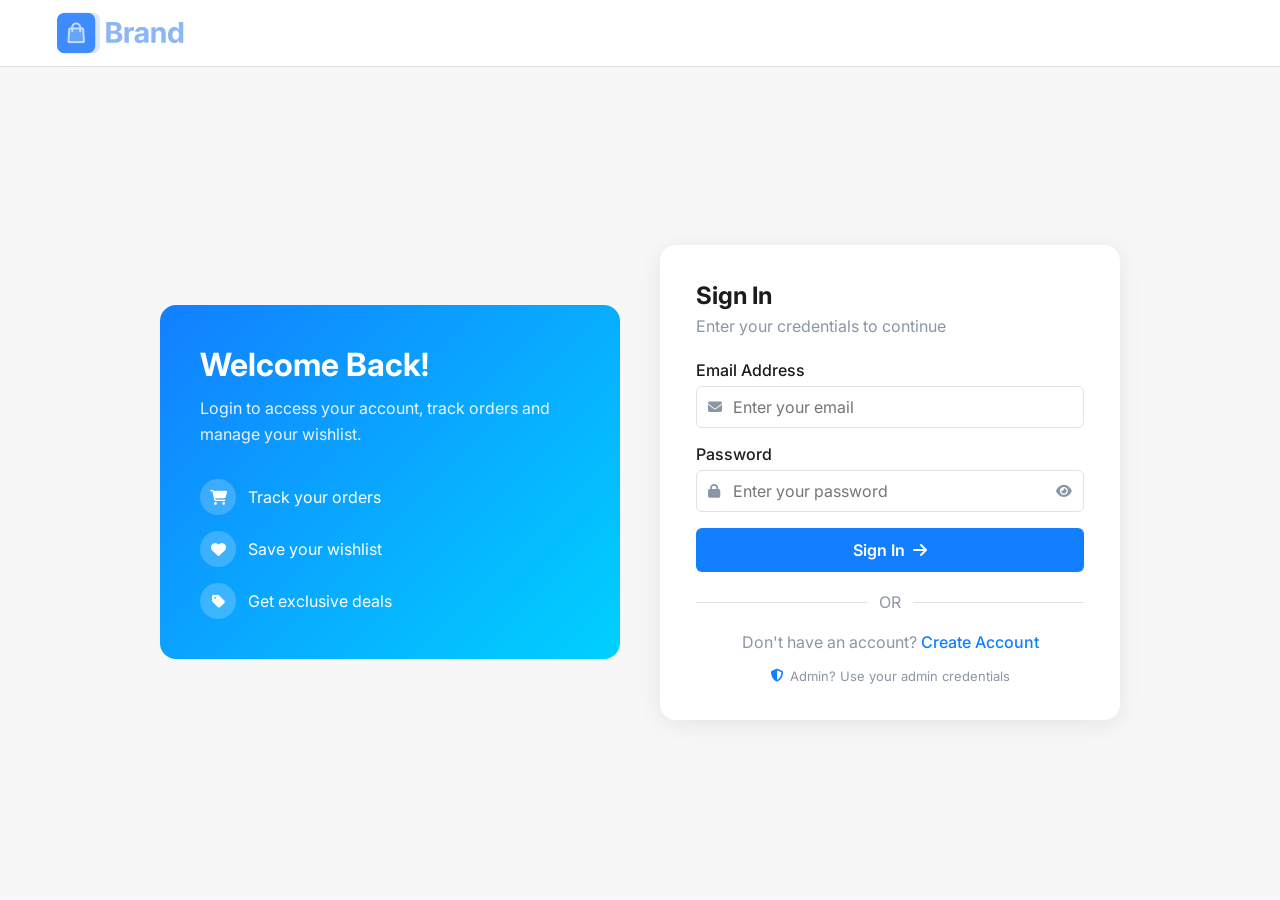
<file: frontend/admin.html>
<!DOCTYPE html>
<html lang="en">

<head>
  <meta charset="UTF-8" />
  <meta name="viewport" content="width=device-width, initial-scale=1.0" />
  <title>Admin Panel - Brand eCommerce</title>
  <link rel="shortcut icon" href="assets/images/shop.png" type="image/png">
  <link href="https://fonts.googleapis.com/css2?family=Inter:wght@400;500;600;700&display=swap" rel="stylesheet" />
  <link rel="stylesheet" href="https://cdnjs.cloudflare.com/ajax/libs/font-awesome/6.5.0/css/all.min.css" />
  <link rel="stylesheet" href="css/style.css" />
  <link rel="stylesheet" href="css/admin.css" />
</head>

<body>

  <!-- ===== ADMIN NAVBAR ===== -->
  <header class="admin-navbar">
    <div class="admin-nav-left">
      <a href="index.html" class="admin-logo">
        <img src="assets/images/logo-colored.png" alt="Logo" />
      </a>
      <span class="admin-badge">Admin Panel</span>
    </div>
    <div class="admin-nav-right">
      <span class="admin-user"><i class="fas fa-user-shield"></i> <span id="adminName">Admin</span></span>
      <button class="admin-logout-btn" onclick="logoutAdmin()">
        <i class="fas fa-sign-out-alt"></i> Logout
      </button>
    </div>
  </header>

  <!-- ===== ADMIN LAYOUT ===== -->
  <div class="admin-layout">

    <!-- SIDEBAR -->
    <aside class="admin-sidebar">
      <ul>
        <li class="active" onclick="showSection('products')">
          <i class="fas fa-box"></i> Products
        </li>
        <li onclick="showSection('add-product')">
          <i class="fas fa-plus-circle"></i> Add Product
        </li>
        <li onclick="showSection('users')">
          <i class="fas fa-users"></i> Users
        </li>
      </ul>
    </aside>

    <!-- MAIN CONTENT -->
    <main class="admin-main">

      <!-- ===== PRODUCTS SECTION ===== -->
      <section id="section-products" class="admin-section active">
        <div class="section-header">
          <h2>All Products</h2>
          <button class="btn-primary" onclick="showSection('add-product')">
            <i class="fas fa-plus"></i> Add New Product
          </button>
        </div>

        <!-- Stats -->
        <div class="admin-stats">
          <div class="stat-card">
            <i class="fas fa-box"></i>
            <div>
              <p class="stat-num" id="totalProducts">0</p>
              <p class="stat-label">Total Products</p>
            </div>
          </div>
          <div class="stat-card">
            <i class="fas fa-tags"></i>
            <div>
              <p class="stat-num" id="totalCategories">0</p>
              <p class="stat-label">Categories</p>
            </div>
          </div>
          <div class="stat-card">
            <i class="fas fa-truck"></i>
            <div>
              <p class="stat-num" id="freeShippingCount">0</p>
              <p class="stat-label">Free Shipping</p>
            </div>
          </div>
        </div>

        <!-- Search -->
        <div class="table-toolbar">
          <input type="text" id="adminSearch" placeholder="Search products..." oninput="filterTable()" />
        </div>

        <!-- Products Table -->
        <div class="table-wrapper">
          <table class="admin-table">
            <thead>
              <tr>
                <th>Image</th>
                <th>Name</th>
                <th>Category</th>
                <th>Price</th>
                <th>Stock</th>
                <th>Actions</th>
              </tr>
            </thead>
            <tbody id="productsTableBody">
              <tr>
                <td colspan="6" style="text-align:center;padding:20px;">
                  <i class="fas fa-spinner fa-spin"></i> Loading...
                </td>
              </tr>
            </tbody>
          </table>
        </div>
      </section>

      <!-- ===== ADD/EDIT PRODUCT SECTION ===== -->
      <section id="section-add-product" class="admin-section">
        <div class="section-header">
          <h2 id="formTitle">Add New Product</h2>
          <button class="btn-secondary" onclick="showSection('products')">
            <i class="fas fa-arrow-left"></i> Back to Products
          </button>
        </div>

        <div class="admin-form-card">
          <form id="productForm" onsubmit="submitProduct(event)">
            <input type="hidden" id="editProductId" />

            <div class="form-grid">
              <div class="form-group">
                <label>Product Name *</label>
                <input type="text" id="prodName" placeholder="e.g. Samsung Galaxy S23" required />
              </div>
              <div class="form-group">
                <label>Category *</label>
                <input type="text" id="prodCategory" placeholder="e.g. Smartphones" required />
              </div>
              <div class="form-group">
                <label>Price *</label>
                <input type="number" id="prodPrice" placeholder="e.g. 999.99" step="0.01" required />
              </div>
              <div class="form-group">
                <label>Old Price</label>
                <input type="number" id="prodOldPrice" placeholder="e.g. 1099.99" step="0.01" />
              </div>
              <div class="form-group">
                <label>Stock *</label>
                <input type="number" id="prodStock" placeholder="e.g. 50" required />
              </div>
              <div class="form-group">
                <label>Brand</label>
                <input type="text" id="prodBrand" placeholder="e.g. Samsung" />
              </div>
              <div class="form-group">
                <label>Manufacturer</label>
                <input type="text" id="prodManufacturer" placeholder="e.g. Samsung" />
              </div>
              <div class="form-group">
                <label>Condition</label>
                <select id="prodCondition">
                  <option>Brand new</option>
                  <option>Refurbished</option>
                  <option>Old items</option>
                </select>
              </div>
              <div class="form-group">
                <label>Rating</label>
                <input type="number" id="prodRating" placeholder="e.g. 8.5" step="0.1" min="0" max="10" />
              </div>
              <div class="form-group">
                <label>Orders</label>
                <input type="number" id="prodOrders" placeholder="e.g. 154" />
              </div>
              <div class="form-group full-width">
                <label>Image Path *</label>
                <input type="text" id="prodImage" placeholder="e.g. assets/images/smartwatch.png" required />
              </div>
              <div class="form-group full-width">
                <label>Description *</label>
                <textarea id="prodDescription" placeholder="Product description..." rows="4" required></textarea>
              </div>
              <div class="form-group">
                <label class="checkbox-label">
                  <input type="checkbox" id="prodFreeShipping" checked />
                  Free Shipping
                </label>
              </div>
            </div>

            <div class="form-actions">
              <button type="button" class="btn-secondary" onclick="resetForm()">
                <i class="fas fa-times"></i> Reset
              </button>
              <button type="submit" class="btn-primary" id="submitBtn">
                <i class="fas fa-save"></i> Save Product
              </button>
            </div>
          </form>
        </div>
      </section>

      <!-- ===== USERS SECTION ===== -->
      <section id="section-users" class="admin-section">
        <div class="section-header">
          <h2>All Users</h2>
        </div>
        <div class="table-wrapper">
          <table class="admin-table">
            <thead>
              <tr>
                <th>Name</th>
                <th>Email</th>
                <th>Role</th>
              </tr>
            </thead>
            <tbody id="usersTableBody">
              <tr>
                <td colspan="3" style="text-align:center;padding:20px;">
                  <i class="fas fa-spinner fa-spin"></i> Loading...
                </td>
              </tr>
            </tbody>
          </table>
        </div>
      </section>

    </main>
  </div>

  <!-- ===== DELETE MODAL ===== -->
  <div class="modal-overlay" id="deleteModal">
    <div class="modal">
      <h3>Delete Product</h3>
      <p>Are you sure you want to delete this product?</p>
      <div class="modal-actions">
        <button class="btn-secondary" onclick="closeModal()">Cancel</button>
        <button class="btn-danger" onclick="confirmDelete()">Delete</button>
      </div>
    </div>
  </div>

  <script src="js/api.js"></script>
  <script src="js/admin.js"></script>
</body>

</html>
</file>
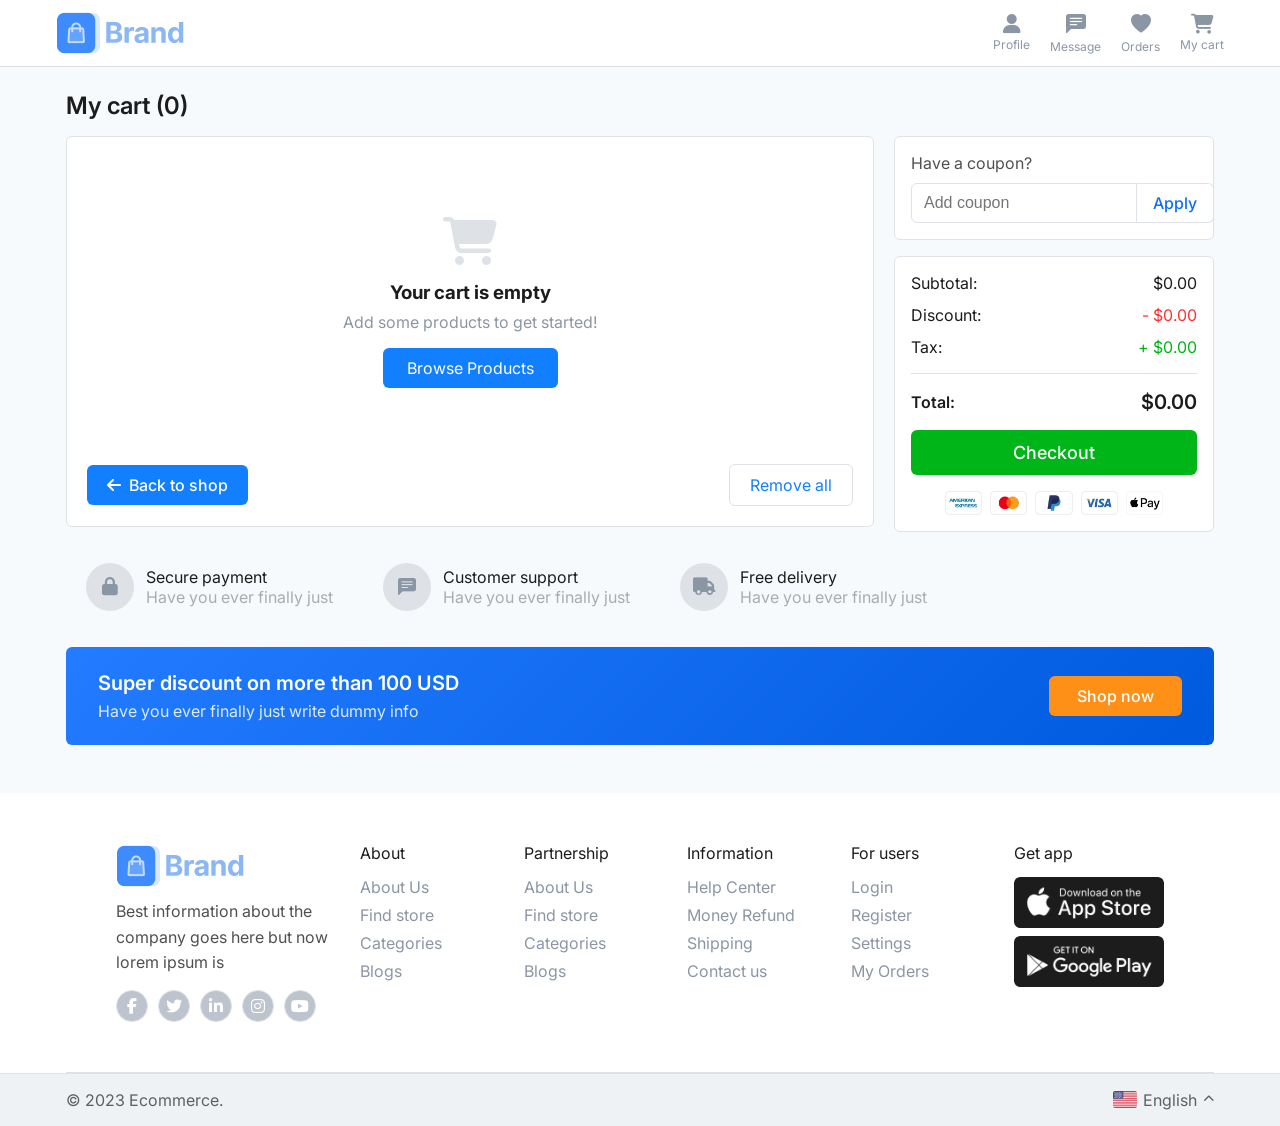
<file: frontend/cart.html>
<!DOCTYPE html>
<html lang="en">

<head>
    <meta charset="UTF-8" />
    <meta name="viewport" content="width=device-width, initial-scale=1.0" />
    <title>My Cart - Brand eCommerce</title>
    <link rel="shortcut icon" href="assets/images/shop.png" type="image/png">
    <link href="https://fonts.googleapis.com/css2?family=Inter:wght@400;500;600;700&display=swap" rel="stylesheet" />
    <link rel="stylesheet" href="https://cdnjs.cloudflare.com/ajax/libs/font-awesome/6.5.0/css/all.min.css" />
    <link rel="stylesheet" href="https://cdn.jsdelivr.net/npm/bootstrap-icons@1.13.1/font/bootstrap-icons.min.css">
    <link rel="stylesheet" href="css/style.css" />
    <link rel="stylesheet" href="css/cart.css" />
</head>

<body>

    <!-- ===== TOP BAR (cart page — no search bar in Figma) ===== -->
    <header class="top-bar cart-topbar">
        <div class="container">
            <a href="index.html" class="logo">
                <img src="assets/images/logo-colored.png" alt="Logo Image">
            </a>
            <div class="top-actions">
                <a href="profile.html" class="top-action">
                    <i class="fas fa-user"></i><span>Profile</span>
                </a>
                <a href="messages.html" class="top-action">
                    <i class="bi bi-chat-left-text-fill"></i><span>Message</span>
                </a>
                <a href="orders.html" class="top-action">
                    <i class="bi bi-heart-fill"></i><span>Orders</span>
                </a>
                <a href="cart.html" class="top-action">
                    <i class="fas fa-shopping-cart"></i><span>My cart</span>
                </a>
            </div>
        </div>
    </header>

    <!-- ===== MAIN CONTENT ===== -->
    <main class="cart-page">
        <div class="container">

            <h2 class="cart-title">My cart <span id="cartCount">(3)</span></h2>

            <div class="cart-layout">

                <!-- LEFT: Cart Items -->
                <div class="cart-items-section">

                    <div class="cart-card">
                        <!-- Bottom Actions -->
                        <div class="cart-bottom-actions">
                            <a href="products.html" class="back-to-shop">
                                <i class="fas fa-arrow-left"></i> Back to shop
                            </a>
                            <button class="remove-all-btn" onclick="removeAll()">Remove all</button>
                        </div>
                    </div>


                </div>

                <!-- RIGHT: Order Summary -->
                <aside class="order-summary">

                    <!-- Coupon -->
                    <div class="coupon-box">
                        <p class="coupon-label">Have a coupon?</p>
                        <div class="coupon-input">
                            <input type="text" placeholder="Add coupon" />
                            <button class="apply-coupon-btn">Apply</button>
                        </div>
                    </div>

                    <!-- Summary -->
                    <div class="summary-box">
                        <div class="summary-row">
                            <span>Subtotal:</span>
                            <span id="subtotal">$1403.97</span>
                        </div>
                        <div class="summary-row discount-row">
                            <span>Discount:</span>
                            <span class="discount-val">- $60.00</span>
                        </div>
                        <div class="summary-row tax-row">
                            <span>Tax:</span>
                            <span class="tax-val">+ $14.00</span>
                        </div>
                        <div class="summary-divider"></div>
                        <div class="summary-row total-row">
                            <span>Total:</span>
                            <span id="total">$1357.97</span>
                        </div>
                        <button class="checkout-btn">Checkout</button>
                        <div class="payment-icons">
                            <img src="assets/images/amex.png" alt="Amex" />
                            <img src="assets/images/mastercard.png" alt="Mastercard" />
                            <img src="assets/images/paypal.png" alt="PayPal" />
                            <img src="assets/images/visa.png" alt="Visa" />
                            <img src="assets/images/apple-pay.png" alt="Apple Pay" />
                        </div>
                    </div>

                </aside>
            </div>
            <!-- Features -->
            <div class="cart-features">
                <div class="feature-item">
                    <div class="feature-icon"><i class="fas fa-lock"></i></div>
                    <div>
                        <p class="feature-title">Secure payment</p>
                        <p class="feature-desc">Have you ever finally just</p>
                    </div>
                </div>
                <div class="feature-item">
                    <div class="feature-icon"><i class="bi bi-chat-left-text-fill"></i></div>
                    <div>
                        <p class="feature-title">Customer support</p>
                        <p class="feature-desc">Have you ever finally just</p>
                    </div>
                </div>
                <div class="feature-item">
                    <div class="feature-icon"><i class="fas fa-truck"></i></div>
                    <div>
                        <p class="feature-title">Free delivery</p>
                        <p class="feature-desc">Have you ever finally just</p>
                    </div>
                </div>
            </div>

            <!-- Saved for Later -->
            <!-- Saved for Later -->
            <div class="saved-later-section">
                <h3>Saved for later</h3>
                <div class="saved-grid">
                    <!-- JS se dynamically load honge -->
                </div>
            </div>

            <!-- Discount Banner -->
            <div class="discount-banner">
                <div>
                    <h3>Super discount on more than 100 USD</h3>
                    <p>Have you ever finally just write dummy info</p>
                </div>
                <a href="#" class="shop-now-btn">Shop now</a>
            </div>

        </div>
    </main>

    <!-- ===== FOOTER ===== -->
    <footer>
        <div class="container">
            <div class="footer-top">
                <div class="footer-brand">
                    <div class="logo"><img src="assets/images/logo-colored.png" alt="Logo"></div>
                    <p>Best information about the company goes here but now lorem ipsum is</p>
                    <div class="social-links">
                        <a href="#"><i class="fab fa-facebook-f"></i></a>
                        <a href="#"><i class="fab fa-twitter"></i></a>
                        <a href="#"><i class="fab fa-linkedin-in"></i></a>
                        <a href="#"><i class="fab fa-instagram"></i></a>
                        <a href="#"><i class="fab fa-youtube"></i></a>
                    </div>
                </div>
                <div class="footer-col">
                    <h4>About</h4>
                    <ul>
                        <li><a href="#">About Us</a></li>
                        <li><a href="#">Find store</a></li>
                        <li><a href="#">Categories</a></li>
                        <li><a href="#">Blogs</a></li>
                    </ul>
                </div>
                <div class="footer-col">
                    <h4>Partnership</h4>
                    <ul>
                        <li><a href="#">About Us</a></li>
                        <li><a href="#">Find store</a></li>
                        <li><a href="#">Categories</a></li>
                        <li><a href="#">Blogs</a></li>
                    </ul>
                </div>
                <div class="footer-col">
                    <h4>Information</h4>
                    <ul>
                        <li><a href="#">Help Center</a></li>
                        <li><a href="#">Money Refund</a></li>
                        <li><a href="#">Shipping</a></li>
                        <li><a href="#">Contact us</a></li>
                    </ul>
                </div>
                <div class="footer-col">
                    <h4>For users</h4>
                    <ul>
                        <li><a href="login.html">Login</a></li>
                        <li><a href="login.html">Register</a></li>
                        <li><a href="#">Settings</a></li>
                        <li><a href="#">My Orders</a></li>
                    </ul>
                </div>
                <div class="footer-col">
                    <h4>Get app</h4>
                    <div class="app-links"><img src="assets/images/app-store.png" alt="App Store" /><img
                            src="assets/images/google-play.png" alt="Google Play" /></div>
                </div>
            </div>
        </div>
        <div class="footer-bottom">
            <div class="container" style="display:flex;justify-content:space-between;align-items:center;">
                <p>&copy; 2023 Ecommerce.</p>
                <div class="language" id="footerLang" onclick="toggleFooterLang()">
                    <img src="assets/images/usa.png" alt="flag" id="footerFlag">
                    <p id="footerLangText">English</p>
                    <i class="fas fa-chevron-up" id="footerLangArrow"></i>
                    <div class="footer-lang-menu" id="footerLangMenu">
                        <div class="footer-lang-option"
                            onclick="selectFooterLang(this, 'assets/images/usa.png', 'English')">
                            <img src="assets/images/usa.png" alt=""> English
                        </div>
                        <div class="footer-lang-option"
                            onclick="selectFooterLang(this, 'assets/images/arabic-emirates.png', 'Arabic')">
                            <img src="assets/images/arabic-emirates.png" alt=""> Arabic
                        </div>
                        <div class="footer-lang-option"
                            onclick="selectFooterLang(this, 'assets/images/france.png', 'French')">
                            <img src="assets/images/france.png" alt=""> French
                        </div>
                        <div class="footer-lang-option"
                            onclick="selectFooterLang(this, 'assets/images/russia.png', 'Russian')">
                            <img src="assets/images/russia.png" alt=""> Russian
                        </div>
                    </div>
                </div>
            </div>
        </div>
    </footer>
    <script src="js/api.js"></script>
    <script src="js/cart.js"></script>
    <script src="js/home.js"></script>
</body>

</html>
</file>
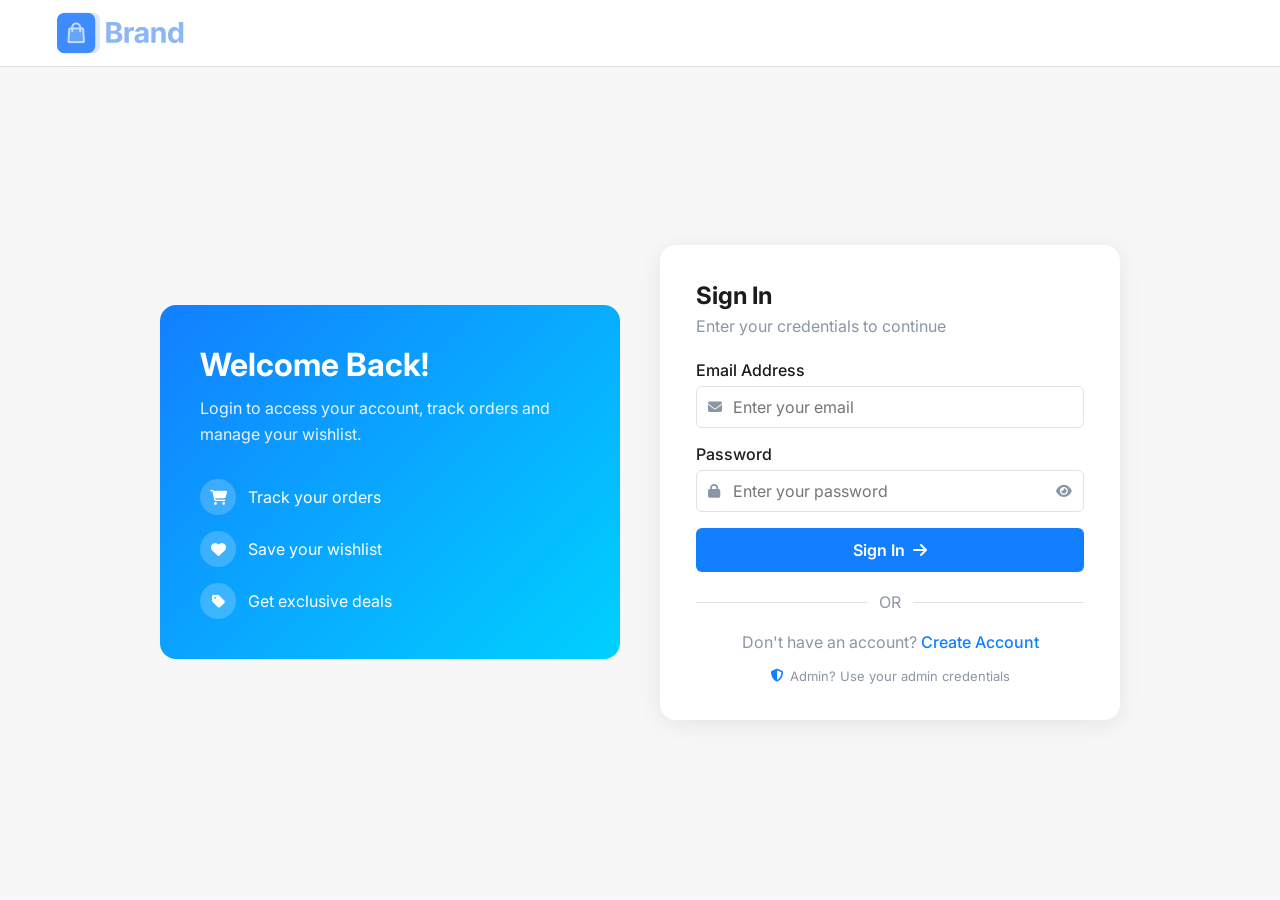
<file: frontend/login.html>
<!DOCTYPE html>
<html lang="en">
<head>
  <meta charset="UTF-8"/>
  <meta name="viewport" content="width=device-width, initial-scale=1.0"/>
  <title>Login - Brand eCommerce</title>
  <link rel="shortcut icon" href="assets/images/shop.png" type="image/png">
  <link href="https://fonts.googleapis.com/css2?family=Inter:wght@400;500;600;700&display=swap" rel="stylesheet"/>
  <link rel="stylesheet" href="https://cdnjs.cloudflare.com/ajax/libs/font-awesome/6.5.0/css/all.min.css"/>
  <link rel="stylesheet" href="css/style.css"/>
  <link rel="stylesheet" href="css/auth.css"/>
</head>
<body>

<!-- ===== NAVBAR ===== -->
<header class="top-bar">
  <div class="container">
    <a href="index.html" class="logo">
      <img src="assets/images/logo-colored.png" alt="Logo Image">
    </a>
  </div>
</header>

<!-- ===== LOGIN SECTION ===== -->
<main class="auth-page">
  <div class="auth-container">

    <!-- LEFT: Info -->
    <div class="auth-left">
      <h2>Welcome Back!</h2>
      <p>Login to access your account, track orders and manage your wishlist.</p>
      <div class="auth-features">
        <div class="auth-feature">
          <i class="fas fa-shopping-cart"></i>
          <span>Track your orders</span>
        </div>
        <div class="auth-feature">
          <i class="fas fa-heart"></i>
          <span>Save your wishlist</span>
        </div>
        <div class="auth-feature">
          <i class="fas fa-tag"></i>
          <span>Get exclusive deals</span>
        </div>
      </div>
    </div>

    <!-- RIGHT: Form -->
    <div class="auth-right">
      <div class="auth-card">
        <h3>Sign In</h3>
        <p class="auth-subtitle">Enter your credentials to continue</p>

        <div id="errorMsg" class="error-msg" style="display:none"></div>
        <div id="successMsg" class="success-msg" style="display:none"></div>

        <form id="loginForm" onsubmit="handleLogin(event)">
          <div class="form-group">
            <label>Email Address</label>
            <div class="input-icon">
              <i class="fas fa-envelope"></i>
              <input type="email" id="loginEmail" placeholder="Enter your email" required/>
            </div>
          </div>

          <div class="form-group">
            <label>Password</label>
            <div class="input-icon">
              <i class="fas fa-lock"></i>
              <input type="password" id="loginPassword" placeholder="Enter your password" required/>
              <button type="button" class="toggle-password" onclick="togglePassword('loginPassword')">
                <i class="fas fa-eye" id="eyeIcon"></i>
              </button>
            </div>
          </div>

          <button type="submit" class="auth-btn" id="loginBtn">
            <span>Sign In</span>
            <i class="fas fa-arrow-right"></i>
          </button>
        </form>

        <div class="auth-divider"><span>OR</span></div>

        <p class="auth-switch">
          Don't have an account?
          <a href="signup.html">Create Account</a>
        </p>

        <!-- Admin hint -->
        <div class="admin-hint">
          <i class="fas fa-shield-alt"></i>
          <span>Admin? Use your admin credentials</span>
        </div>
      </div>
    </div>

  </div>
</main>

<script>
const API_URL = 'https://ecommerce-fullstack-design-production-406a.up.railway.app/api';
async function handleLogin(e) {
  e.preventDefault();

  const email    = document.getElementById('loginEmail').value.trim();
  const password = document.getElementById('loginPassword').value;
  const btn      = document.getElementById('loginBtn');
  const errorMsg = document.getElementById('errorMsg');
  const successMsg = document.getElementById('successMsg');

  errorMsg.style.display   = 'none';
  successMsg.style.display = 'none';

  btn.innerHTML = '<i class="fas fa-spinner fa-spin"></i> Signing in...';
  btn.disabled  = true;

  try {
    const res  = await fetch(`${API_URL}/auth/login`, {
      method:  'POST',
      headers: { 'Content-Type': 'application/json' },
      body:    JSON.stringify({ email, password })
    });

    const data = await res.json();

    if (!res.ok) {
      errorMsg.textContent   = data.detail || 'Invalid email or password';
      errorMsg.style.display = 'block';
      return;
    }

    // Token save karo
    localStorage.setItem('adminToken', data.access_token);
    localStorage.setItem('adminUser',  JSON.stringify(data.user));
    localStorage.setItem('userToken',  data.access_token);
    localStorage.setItem('user',       JSON.stringify(data.user));

    successMsg.textContent   = 'Login successful! Redirecting...';
    successMsg.style.display = 'block';

    // Admin → admin panel, User → home
    setTimeout(() => {
      if (data.user.role === 'admin') {
        window.location.href = 'admin.html';
      } else {
        window.location.href = 'index.html';
      }
    }, 1000);

  } catch (err) {
    errorMsg.textContent   = 'Server error. Please try again!';
    errorMsg.style.display = 'block';
  } finally {
    btn.innerHTML = '<span>Sign In</span><i class="fas fa-arrow-right"></i>';
    btn.disabled  = false;
  }
}

function togglePassword(id) {
  const input   = document.getElementById(id);
  const icon    = document.getElementById('eyeIcon');
  if (input.type === 'password') {
    input.type      = 'text';
    icon.className  = 'fas fa-eye-slash';
  } else {
    input.type      = 'password';
    icon.className  = 'fas fa-eye';
  }
}
</script>
</body>
</html>
</file>
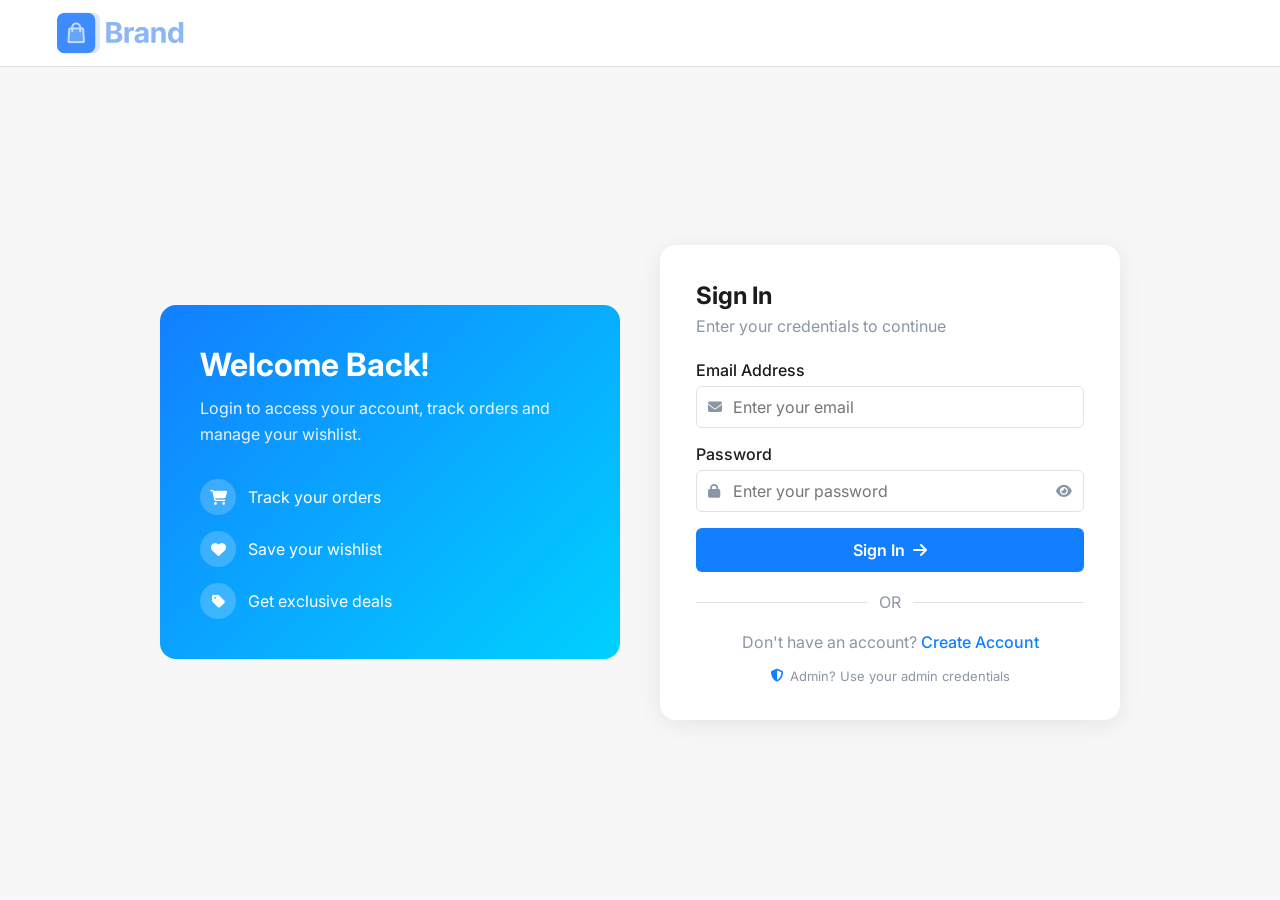
<file: frontend/messages.html>
<!DOCTYPE html>
<html lang="en">
<head>
  <meta charset="UTF-8"/>
  <meta name="viewport" content="width=device-width, initial-scale=1.0"/>
  <title>Messages - Brand eCommerce</title>
  <link rel="shortcut icon" href="assets/images/shop.png" type="image/png">
  <link href="https://fonts.googleapis.com/css2?family=Inter:wght@400;500;600;700&display=swap" rel="stylesheet"/>
  <link rel="stylesheet" href="https://cdnjs.cloudflare.com/ajax/libs/font-awesome/6.5.0/css/all.min.css"/>
  <link rel="stylesheet" href="https://cdn.jsdelivr.net/npm/bootstrap-icons@1.13.1/font/bootstrap-icons.min.css">
  <link rel="stylesheet" href="css/style.css"/>
  <link rel="stylesheet" href="css/messages.css"/>
</head>
<body>

<!-- ===== TOP BAR ===== -->
<header class="top-bar">
  <div class="container">
    <a href="index.html" class="logo">
      <img src="assets/images/logo-colored.png" alt="Logo Image">
    </a>
    <div class="search-bar">
      <input type="text" placeholder="Search" id="searchInput"/>
      <div class="category-dropdown" id="catDropdown" onclick="toggleCatDropdown(event)">
        <span id="catSelected">All category</span>
        <i class="fas fa-chevron-down"></i>
        <div class="cat-dropdown-menu" id="catDropdownMenu">
          <div class="cat-dropdown-option" onclick="selectCat(this, 'All category')">All category</div>
          <div class="cat-dropdown-option" onclick="selectCat(this, 'Clothes')">Clothes</div>
          <div class="cat-dropdown-option" onclick="selectCat(this, 'Electronics')">Electronics</div>
        </div>
      </div>
      <button onclick="searchProducts()">Search</button>
    </div>
    <div class="top-actions">
      <a href="profile.html" class="top-action"><i class="fas fa-user"></i><span>Profile</span></a>
      <a href="messages.html" class="top-action active-action"><i class="bi bi-chat-left-text-fill"></i><span>Message</span></a>
      <a href="orders.html" class="top-action"><i class="bi bi-heart-fill"></i><span>Orders</span></a>
      <a href="cart.html" class="top-action"><i class="fas fa-shopping-cart"></i><span>My cart</span></a>
    </div>
  </div>
</header>

<!-- ===== MAIN NAV ===== -->
<nav class="main-nav">
  <div class="container">
    <ul class="nav-links">
      <li><a href="products.html"><i class="fas fa-bars"></i> All category</a></li>
      <li><a href="products.html?category=offers">Hot offers</a></li>
      <li><a href="#">Gift boxes</a></li>
      <li><a href="#">Projects</a></li>
      <li><a href="#">Menu item</a></li>
      <li class="help-dropdown-wrapper">
        <a href="#" onclick="toggleHelp(event)">Help <i class="fas fa-chevron-down" id="helpArrow"></i></a>
        <div class="help-menu" id="helpMenu">
          <a href="#" class="help-option">Help Center</a>
          <a href="#" class="help-option">Contact Us</a>
          <a href="#" class="help-option">FAQs</a>
        </div>
      </li>
    </ul>
    <div class="nav-right">
      <div class="lang-dropdown" id="langDropdown" onclick="toggleLang()">
        <span id="langSelected">English, USD</span>
        <i class="fas fa-chevron-down"></i>
        <div class="lang-menu" id="langMenu">
          <div class="lang-option" onclick="selectLang(this, 'English, USD')"><img src="assets/images/usa.png" alt=""> English, USD</div>
          <div class="lang-option" onclick="selectLang(this, 'Arabic, AED')"><img src="assets/images/arabic-emirates.png" alt=""> Arabic, AED</div>
        </div>
      </div>
      <div class="ship-to" id="shipToDropdown" onclick="toggleShipTo()">
        <span>Ship to</span>
        <span class="flag-emoji"><img src="assets/images/flag.png" alt="flag" style="height:16px;width:22px;"></span>
        <i class="fas fa-chevron-down"></i>
        <div class="ship-to-menu" id="shipToMenu">
          <div class="ship-to-option" onclick="selectCountry(this, 'assets/images/flag.png', 'DE')"><img src="assets/images/flag.png" alt=""> Germany</div>
          <div class="ship-to-option" onclick="selectCountry(this, 'assets/images/usa.png', 'US')"><img src="assets/images/usa.png" alt=""> United States</div>
        </div>
      </div>
    </div>
  </div>
</nav>

<!-- ===== MAIN CONTENT ===== -->
<main class="messages-page">
  <div class="container">

    <div class="messages-layout">

      <!-- LEFT: Conversations List -->
      <aside class="conversations-panel">
        <div class="conv-header">
          <h3>Messages</h3>
          <span class="msg-badge">0</span>
        </div>

        <!-- Search -->
        <div class="conv-search">
          <i class="fas fa-search"></i>
          <input type="text" placeholder="Search messages..."/>
        </div>

        <!-- Tabs -->
        <div class="conv-tabs">
          <button class="conv-tab active">All</button>
          <button class="conv-tab">Unread</button>
          <button class="conv-tab">Suppliers</button>
        </div>

        <!-- Empty Conversations -->
        <div class="conv-empty">
          <i class="bi bi-chat-left-text"></i>
          <p>No conversations yet</p>
          <small>Your messages with suppliers will appear here</small>
        </div>
      </aside>

      <!-- RIGHT: Chat Area -->
      <div class="chat-panel">

        <!-- Default — no chat selected -->
        <div class="chat-empty" id="chatEmpty">
          <div class="chat-empty-content">
            <div class="chat-empty-icon">
              <i class="bi bi-chat-left-text"></i>
            </div>
            <h3>Your Messages</h3>
            <p>Send inquiries to suppliers and manage your conversations here.</p>
            <p>Click <strong>"Send inquiry"</strong> on any product page to start a conversation.</p>
            <a href="products.html" class="browse-products-btn">
              <i class="fas fa-shopping-bag"></i> Browse Products
            </a>
          </div>
        </div>

      </div>
    </div>

    <!-- ===== HOW IT WORKS ===== -->
    <div class="how-it-works">
      <h3>How Messaging Works</h3>
      <div class="steps-grid">
        <div class="step-card">
          <div class="step-num">1</div>
          <div class="step-icon"><i class="fas fa-search"></i></div>
          <h4>Find a Product</h4>
          <p>Browse our products and find what you're looking for</p>
        </div>
        <div class="step-card">
          <div class="step-num">2</div>
          <div class="step-icon"><i class="fas fa-paper-plane"></i></div>
          <h4>Send Inquiry</h4>
          <p>Click "Send inquiry" on the product page to contact the supplier</p>
        </div>
        <div class="step-card">
          <div class="step-num">3</div>
          <div class="step-icon"><i class="bi bi-chat-left-text"></i></div>
          <h4>Get Response</h4>
          <p>Supplier will respond to your inquiry here in Messages</p>
        </div>
        <div class="step-card">
          <div class="step-num">4</div>
          <div class="step-icon"><i class="fas fa-handshake"></i></div>
          <h4>Place Order</h4>
          <p>Agree on terms and place your order confidently</p>
        </div>
      </div>
    </div>

  </div>
</main>

<!-- ===== FOOTER ===== -->
<footer>
  <div class="container">
    <div class="footer-top">
      <div class="footer-brand">
        <div class="logo"><img src="assets/images/logo-colored.png" alt="Logo"></div>
        <p>Best information about the company goes here but now lorem ipsum is</p>
        <div class="social-links">
          <a href="#"><i class="fab fa-facebook-f"></i></a>
          <a href="#"><i class="fab fa-twitter"></i></a>
          <a href="#"><i class="fab fa-linkedin-in"></i></a>
          <a href="#"><i class="fab fa-instagram"></i></a>
          <a href="#"><i class="fab fa-youtube"></i></a>
        </div>
      </div>
      <div class="footer-col"><h4>About</h4><ul><li><a href="#">About Us</a></li><li><a href="#">Find store</a></li><li><a href="#">Categories</a></li><li><a href="#">Blogs</a></li></ul></div>
      <div class="footer-col"><h4>Information</h4><ul><li><a href="#">Help Center</a></li><li><a href="#">Money Refund</a></li><li><a href="#">Shipping</a></li><li><a href="#">Contact us</a></li></ul></div>
      <div class="footer-col"><h4>For users</h4><ul><li><a href="login.html">Login</a></li><li><a href="signup.html">Register</a></li><li><a href="profile.html">Profile</a></li><li><a href="orders.html">My Orders</a></li></ul></div>
      <div class="footer-col"><h4>Get app</h4><div class="app-links"><img src="assets/images/app-store.png" alt="App Store"/><img src="assets/images/google-play.png" alt="Google Play"/></div></div>
    </div>
  </div>
  <div class="footer-bottom">
    <div class="container" style="display:flex;justify-content:space-between;align-items:center;">
      <p>&copy; 2023 Ecommerce.</p>
      <div class="language" id="footerLang" onclick="toggleFooterLang()">
        <img src="assets/images/usa.png" alt="flag" id="footerFlag">
        <p id="footerLangText">English</p>
        <i class="fas fa-chevron-up" id="footerLangArrow"></i>
        <div class="footer-lang-menu" id="footerLangMenu">
          <div class="footer-lang-option" onclick="selectFooterLang(this, 'assets/images/usa.png', 'English')"><img src="assets/images/usa.png" alt=""> English</div>
          <div class="footer-lang-option" onclick="selectFooterLang(this, 'assets/images/arabic-emirates.png', 'Arabic')"><img src="assets/images/arabic-emirates.png" alt=""> Arabic</div>
        </div>
      </div>
    </div>
  </div>
</footer>

<script src="js/home.js"></script>
<script>
// ===== AUTH CHECK =====
const token = localStorage.getItem('userToken');
if (!token) window.location.href = 'login.html';

// ===== CONV TABS =====
document.querySelectorAll('.conv-tab').forEach(tab => {
  tab.addEventListener('click', function() {
    document.querySelectorAll('.conv-tab').forEach(t => t.classList.remove('active'));
    this.classList.add('active');
  });
});

// ===== SEARCH =====
function searchProducts() {
  const q = document.getElementById('searchInput').value.trim();
  if (q) window.location.href = `products.html?search=${encodeURIComponent(q)}`;
}
document.getElementById('searchInput').addEventListener('keypress', function(e) {
  if (e.key === 'Enter') searchProducts();
});
</script>
</body>
</html>
</file>
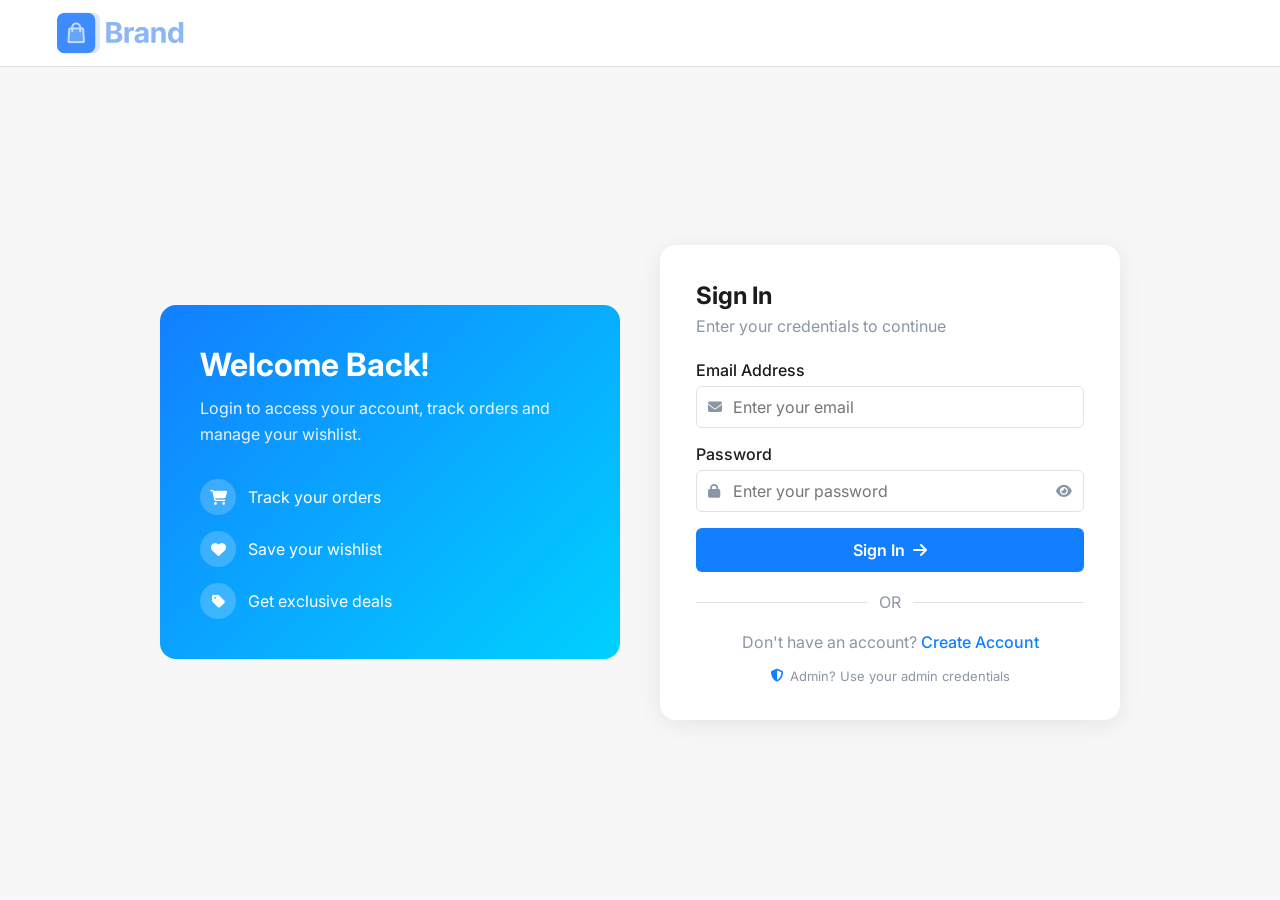
<file: frontend/orders.html>
<!DOCTYPE html>
<html lang="en">
<head>
  <meta charset="UTF-8"/>
  <meta name="viewport" content="width=device-width, initial-scale=1.0"/>
  <title>My Orders - Brand eCommerce</title>
  <link rel="shortcut icon" href="assets/images/shop.png" type="image/png">
  <link href="https://fonts.googleapis.com/css2?family=Inter:wght@400;500;600;700&display=swap" rel="stylesheet"/>
  <link rel="stylesheet" href="https://cdnjs.cloudflare.com/ajax/libs/font-awesome/6.5.0/css/all.min.css"/>
  <link rel="stylesheet" href="https://cdn.jsdelivr.net/npm/bootstrap-icons@1.13.1/font/bootstrap-icons.min.css">
  <link rel="stylesheet" href="css/style.css"/>
  <link rel="stylesheet" href="css/orders.css"/>
</head>
<body>

<!-- ===== TOP BAR ===== -->
<header class="top-bar">
  <div class="container">
    <a href="index.html" class="logo">
      <img src="assets/images/logo-colored.png" alt="Logo Image">
    </a>
    <div class="search-bar">
      <input type="text" placeholder="Search" id="searchInput"/>
      <div class="category-dropdown" id="catDropdown" onclick="toggleCatDropdown(event)">
        <span id="catSelected">All category</span>
        <i class="fas fa-chevron-down"></i>
        <div class="cat-dropdown-menu" id="catDropdownMenu">
          <div class="cat-dropdown-option" onclick="selectCat(this, 'All category')">All category</div>
          <div class="cat-dropdown-option" onclick="selectCat(this, 'Clothes')">Clothes</div>
          <div class="cat-dropdown-option" onclick="selectCat(this, 'Electronics')">Electronics</div>
        </div>
      </div>
      <button onclick="searchProducts()">Search</button>
    </div>
    <div class="top-actions">
      <a href="profile.html" class="top-action"><i class="fas fa-user"></i><span>Profile</span></a>
      <a href="messages.html" class="top-action"><i class="bi bi-chat-left-text-fill"></i><span>Message</span></a>
      <a href="orders.html" class="top-action active-action"><i class="bi bi-heart-fill"></i><span>Orders</span></a>
      <a href="cart.html" class="top-action"><i class="fas fa-shopping-cart"></i><span>My cart</span></a>
    </div>
  </div>
</header>

<!-- ===== MAIN NAV ===== -->
<nav class="main-nav">
  <div class="container">
    <ul class="nav-links">
      <li><a href="products.html"><i class="fas fa-bars"></i> All category</a></li>
      <li><a href="products.html?category=offers">Hot offers</a></li>
      <li><a href="#">Gift boxes</a></li>
      <li><a href="#">Projects</a></li>
      <li><a href="#">Menu item</a></li>
      <li class="help-dropdown-wrapper">
        <a href="#" onclick="toggleHelp(event)">Help <i class="fas fa-chevron-down" id="helpArrow"></i></a>
        <div class="help-menu" id="helpMenu">
          <a href="#" class="help-option">Help Center</a>
          <a href="#" class="help-option">Contact Us</a>
          <a href="#" class="help-option">FAQs</a>
        </div>
      </li>
    </ul>
    <div class="nav-right">
      <div class="lang-dropdown" id="langDropdown" onclick="toggleLang()">
        <span id="langSelected">English, USD</span>
        <i class="fas fa-chevron-down"></i>
        <div class="lang-menu" id="langMenu">
          <div class="lang-option" onclick="selectLang(this, 'English, USD')"><img src="assets/images/usa.png" alt=""> English, USD</div>
          <div class="lang-option" onclick="selectLang(this, 'Arabic, AED')"><img src="assets/images/arabic-emirates.png" alt=""> Arabic, AED</div>
        </div>
      </div>
      <div class="ship-to" id="shipToDropdown" onclick="toggleShipTo()">
        <span>Ship to</span>
        <span class="flag-emoji"><img src="assets/images/flag.png" alt="flag" style="height:16px;width:22px;"></span>
        <i class="fas fa-chevron-down"></i>
        <div class="ship-to-menu" id="shipToMenu">
          <div class="ship-to-option" onclick="selectCountry(this, 'assets/images/flag.png', 'DE')"><img src="assets/images/flag.png" alt=""> Germany</div>
          <div class="ship-to-option" onclick="selectCountry(this, 'assets/images/usa.png', 'US')"><img src="assets/images/usa.png" alt=""> United States</div>
        </div>
      </div>
    </div>
  </div>
</nav>

<!-- ===== MAIN CONTENT ===== -->
<main class="orders-page">
  <div class="container">

    <!-- Page Header -->
    <div class="orders-header">
      <h2>My Orders</h2>
      <p>Track and manage your orders</p>
    </div>

    <!-- Order Stats -->
    <div class="order-stats">
      <div class="order-stat-card">
        <i class="fas fa-shopping-bag"></i>
        <p class="stat-num">0</p>
        <p class="stat-label">Total Orders</p>
      </div>
      <div class="order-stat-card">
        <i class="fas fa-clock"></i>
        <p class="stat-num">0</p>
        <p class="stat-label">Pending</p>
      </div>
      <div class="order-stat-card">
        <i class="fas fa-truck"></i>
        <p class="stat-num">0</p>
        <p class="stat-label">Shipped</p>
      </div>
      <div class="order-stat-card">
        <i class="fas fa-check-circle"></i>
        <p class="stat-num">0</p>
        <p class="stat-label">Delivered</p>
      </div>
    </div>

    <!-- Orders Content -->
    <div class="orders-card">
      <!-- Tabs -->
      <div class="orders-tabs">
        <button class="order-tab active">All Orders</button>
        <button class="order-tab">Pending</button>
        <button class="order-tab">Shipped</button>
        <button class="order-tab">Delivered</button>
        <button class="order-tab">Cancelled</button>
      </div>

      <!-- Empty State -->
      <div class="orders-empty">
        <div class="empty-icon">
          <i class="fas fa-box-open"></i>
        </div>
        <h3>No orders yet</h3>
        <p>You haven't placed any orders yet.</p>
        <p>Start shopping and your orders will appear here.</p>
        <a href="products.html" class="shop-now-link">
          <i class="fas fa-shopping-cart"></i> Start Shopping
        </a>
      </div>
    </div>

    <!-- Recently Viewed / Suggestions -->
    <div class="orders-suggestion">
      <h3>You might also like</h3>
      <div class="suggestion-grid" id="suggestionGrid">
        <!-- JS se load hoga -->
      </div>
    </div>

  </div>
</main>

<!-- ===== FOOTER ===== -->
<footer>
  <div class="container">
    <div class="footer-top">
      <div class="footer-brand">
        <div class="logo"><img src="assets/images/logo-colored.png" alt="Logo"></div>
        <p>Best information about the company goes here but now lorem ipsum is</p>
        <div class="social-links">
          <a href="#"><i class="fab fa-facebook-f"></i></a>
          <a href="#"><i class="fab fa-twitter"></i></a>
          <a href="#"><i class="fab fa-linkedin-in"></i></a>
          <a href="#"><i class="fab fa-instagram"></i></a>
          <a href="#"><i class="fab fa-youtube"></i></a>
        </div>
      </div>
      <div class="footer-col"><h4>About</h4><ul><li><a href="#">About Us</a></li><li><a href="#">Find store</a></li><li><a href="#">Categories</a></li><li><a href="#">Blogs</a></li></ul></div>
      <div class="footer-col"><h4>Information</h4><ul><li><a href="#">Help Center</a></li><li><a href="#">Money Refund</a></li><li><a href="#">Shipping</a></li><li><a href="#">Contact us</a></li></ul></div>
      <div class="footer-col"><h4>For users</h4><ul><li><a href="login.html">Login</a></li><li><a href="signup.html">Register</a></li><li><a href="profile.html">Profile</a></li><li><a href="orders.html">My Orders</a></li></ul></div>
      <div class="footer-col"><h4>Get app</h4><div class="app-links"><img src="assets/images/app-store.png" alt="App Store"/><img src="assets/images/google-play.png" alt="Google Play"/></div></div>
    </div>
  </div>
  <div class="footer-bottom">
    <div class="container" style="display:flex;justify-content:space-between;align-items:center;">
      <p>&copy; 2023 Ecommerce.</p>
      <div class="language" id="footerLang" onclick="toggleFooterLang()">
        <img src="assets/images/usa.png" alt="flag" id="footerFlag">
        <p id="footerLangText">English</p>
        <i class="fas fa-chevron-up" id="footerLangArrow"></i>
        <div class="footer-lang-menu" id="footerLangMenu">
          <div class="footer-lang-option" onclick="selectFooterLang(this, 'assets/images/usa.png', 'English')"><img src="assets/images/usa.png" alt=""> English</div>
          <div class="footer-lang-option" onclick="selectFooterLang(this, 'assets/images/arabic-emirates.png', 'Arabic')"><img src="assets/images/arabic-emirates.png" alt=""> Arabic</div>
        </div>
      </div>
    </div>
  </div>
</footer>

<script src="js/api.js"></script>
<script src="js/home.js"></script>
<script>
// ===== AUTH CHECK =====
const token = localStorage.getItem('userToken');
if (!token) window.location.href = 'login.html';

// ===== TABS =====
document.querySelectorAll('.order-tab').forEach(tab => {
  tab.addEventListener('click', function() {
    document.querySelectorAll('.order-tab').forEach(t => t.classList.remove('active'));
    this.classList.add('active');
  });
});

// ===== LOAD SUGGESTIONS =====
async function loadSuggestions() {
  try {
    const products = await getProducts({});
    const grid     = document.getElementById('suggestionGrid');
    const items    = products.slice(0, 4);
    grid.innerHTML = items.map(p => `
      <a href="product-detail.html?id=${p.id}" class="suggestion-card">
        <img src="${p.image}" alt="${p.name}"/>
        <p>${p.name}</p>
        <span>$${p.price.toFixed(2)}</span>
      </a>
    `).join('');
  } catch(err) { console.log('Suggestions load nahi hue'); }
}

// ===== SEARCH =====
function searchProducts() {
  const q = document.getElementById('searchInput').value.trim();
  if (q) window.location.href = `products.html?search=${encodeURIComponent(q)}`;
}
document.getElementById('searchInput').addEventListener('keypress', function(e) {
  if (e.key === 'Enter') searchProducts();
});

loadSuggestions();
</script>
</body>
</html>
</file>
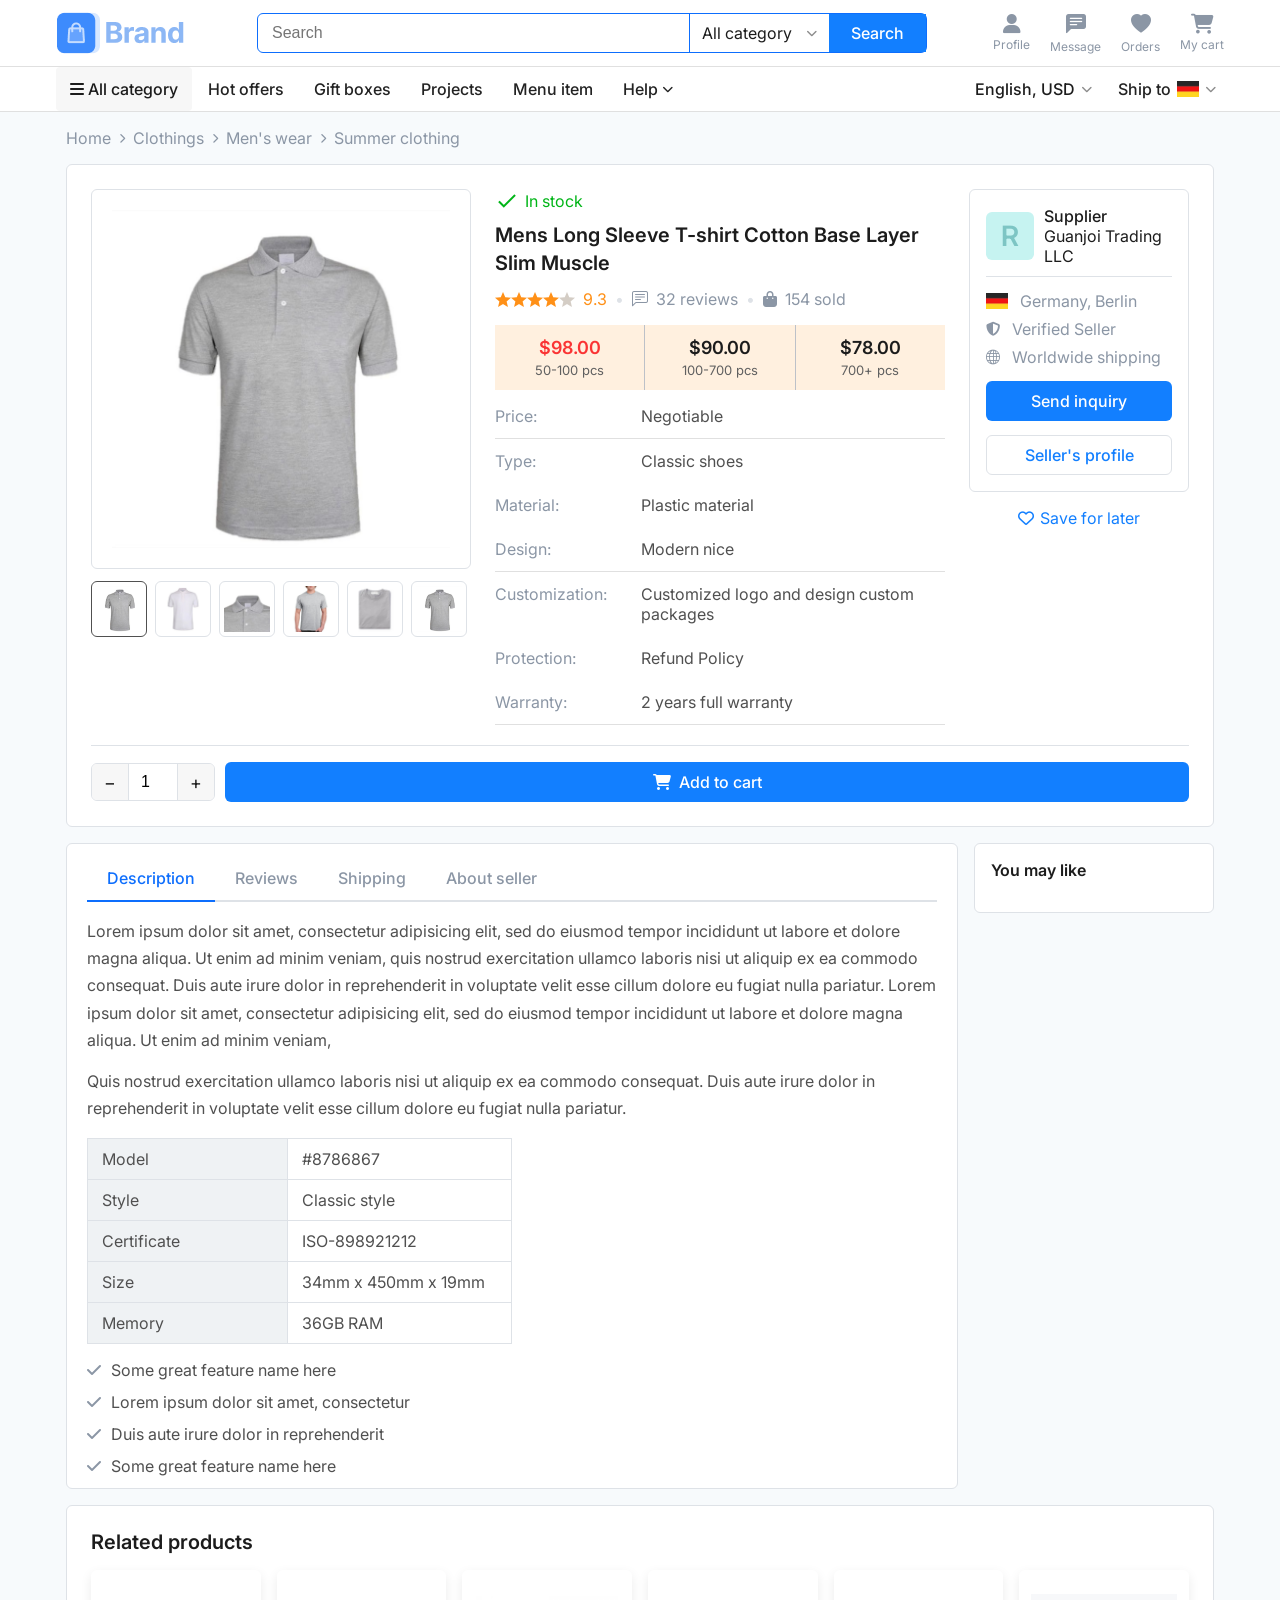
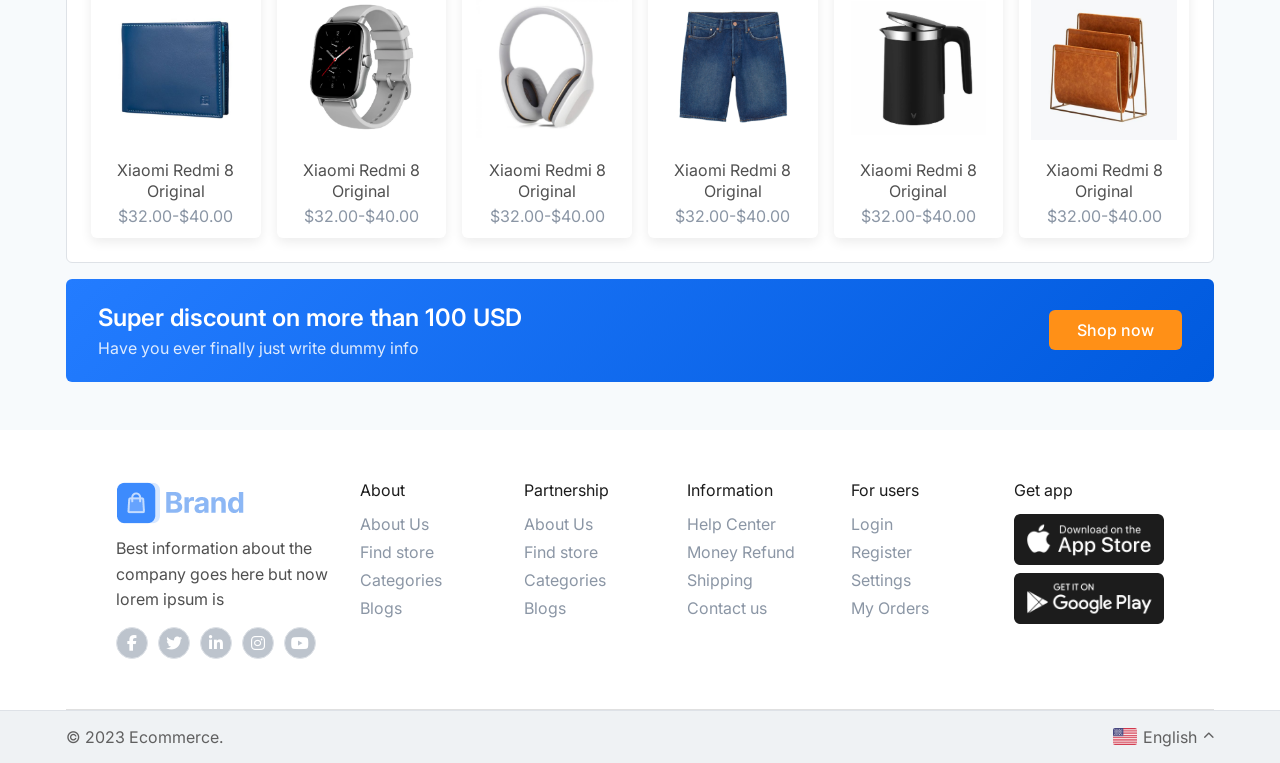
<file: frontend/product-detail.html>
<!DOCTYPE html>
<html lang="en">

<head>
  <meta charset="UTF-8" />
  <meta name="viewport" content="width=device-width, initial-scale=1.0" />
  <title>Product Detail - Brand eCommerce</title>
  <link rel="shortcut icon" href="assets/images/shop.png" type="image/png">
  <link href="https://fonts.googleapis.com/css2?family=Inter:wght@400;500;600;700&display=swap" rel="stylesheet" />
  <link rel="stylesheet" href="https://cdnjs.cloudflare.com/ajax/libs/font-awesome/6.5.0/css/all.min.css" />
  <link rel="stylesheet" href="https://cdn.jsdelivr.net/npm/bootstrap-icons@1.13.1/font/bootstrap-icons.min.css">
  <link rel="stylesheet" href="css/style.css" />
  <link rel="stylesheet" href="css/product-detail.css" />
</head>

<body>

  <!-- ===== TOP BAR ===== -->
  <header class="top-bar">
    <div class="container">
      <a href="index.html" class="logo">
        <img src="assets/images/logo-colored.png" alt="Logo Image">
      </a>
      <div class="search-bar">
        <input type="text" placeholder="Search" id="searchInput" />
        <div class="category-dropdown" id="catDropdown" onclick="toggleCatDropdown(event)">
          <span id="catSelected">All category</span>
          <i class="fas fa-chevron-down"></i>

          <div class="cat-dropdown-menu" id="catDropdownMenu">
            <div class="cat-dropdown-option" onclick="selectCat(this, 'All category')">All category</div>
            <div class="cat-dropdown-option" onclick="selectCat(this, 'Automobiles')">Automobiles</div>
            <div class="cat-dropdown-option" onclick="selectCat(this, 'Clothes')">Clothes</div>
            <div class="cat-dropdown-option" onclick="selectCat(this, 'Electronics')">Electronics</div>
            <div class="cat-dropdown-option" onclick="selectCat(this, 'Home & Garden')">Home & Garden</div>
          </div>
        </div>
        <button>Search</button>
      </div>
      <div class="top-actions">
        <a href="profile.html" class="top-action">
          <i class="fas fa-user"></i><span>Profile</span>
        </a>
        <a href="messages.html" class="top-action">
          <i class="bi bi-chat-left-text-fill"></i><span>Message</span>
        </a>
        <a href="orders.html" class="top-action">
          <i class="bi bi-heart-fill"></i><span>Orders</span>
        </a>
        <a href="cart.html" class="top-action">
          <i class="fas fa-shopping-cart"></i><span>My cart</span>
        </a>
      </div>
    </div>
  </header>

  <nav class="main-nav">
    <div class="container">
      <ul class="nav-links">
        <li><a href="products.html" class="active"><i class="fas fa-bars"></i> All category</a></li>
        <li><a href="products.html?category=offers">Hot offers</a></li>
        <li><a href="#">Gift boxes</a></li>
        <li><a href="#">Projects</a></li>
        <li><a href="#">Menu item</a></li>
        <li class="help-dropdown-wrapper">
          <a href="#" onclick="toggleHelp(event)">
            Help <i class="fas fa-chevron-down" id="helpArrow"></i>
          </a>
          <div class="help-menu" id="helpMenu">
            <a href="#" class="help-option">Help Center</a>
            <a href="#" class="help-option">Contact Us</a>
            <a href="#" class="help-option">FAQs</a>
            <a href="#" class="help-option">Disputes & Reports</a>
            <a href="#" class="help-option">Buyer Protection</a>
          </div>
        </li>
      </ul>
      <div class="nav-right">
        <div class="lang-dropdown" id="langDropdown" onclick="toggleLang()">
          <span id="langSelected">English, USD</span>
          <i class="fas fa-chevron-down" id="langArrow"></i>

          <div class="lang-menu" id="langMenu">
            <div class="lang-option" onclick="selectLang(this, 'English, USD')">
              <img src="assets/images/usa.png" alt=""> English, USD
            </div>
            <div class="lang-option" onclick="selectLang(this, 'Arabic, AED')">
              <img src="assets/images/arabic-emirates.png" alt=""> Arabic, AED
            </div>
            <div class="lang-option" onclick="selectLang(this, 'French, EUR')">
              <img src="assets/images/france.png" alt=""> French, EUR
            </div>
            <div class="lang-option" onclick="selectLang(this, 'Russian, RUB')">
              <img src="assets/images/russia.png" alt=""> Russian, RUB
            </div>
          </div>
        </div>
        <div class="ship-to" id="shipToDropdown" onclick="toggleShipTo()">
          <span>Ship to</span>
          <span class="flag-emoji">
            <img src="assets/images/flag.png" alt="flag" style="height:16px;width:22px;">
          </span>
          <i class="fas fa-chevron-down" id="shipToArrow"></i>

          <!-- Dropdown menu -->
          <div class="ship-to-menu" id="shipToMenu">
            <div class="ship-to-option" onclick="selectCountry(this, 'assets/images/flag.png', 'DE')">
              <img src="assets/images/flag.png" alt=""> Germany
            </div>
            <div class="ship-to-option" onclick="selectCountry(this, 'assets/images/usa.png', 'US')">
              <img src="assets/images/usa.png" alt=""> United States
            </div>
            <div class="ship-to-option" onclick="selectCountry(this, 'assets/images/france.png', 'FR')">
              <img src="assets/images/france.png" alt=""> France
            </div>
            <div class="ship-to-option" onclick="selectCountry(this, 'assets/images/australia.png', 'AU')">
              <img src="assets/images/australia.png" alt=""> Australia
            </div>
            <div class="ship-to-option" onclick="selectCountry(this, 'assets/images/russia.png', 'RU')">
              <img src="assets/images/russia.png" alt=""> Russia
            </div>
            <div class="ship-to-option" onclick="selectCountry(this, 'assets/images/russia.png', 'RU')">
              <img src="assets/images/great-britain.png" alt=""> Great Britain
            </div>
            <div class="ship-to-option" onclick="selectCountry(this, 'assets/images/russia.png', 'RU')">
              <img src="assets/images/denmark.png" alt=""> Denmark
            </div>
            <div class="ship-to-option" onclick="selectCountry(this, 'assets/images/russia.png', 'RU')">
              <img src="assets/images/china.png" alt=""> China
            </div>
            <div class="ship-to-option" onclick="selectCountry(this, 'assets/images/russia.png', 'RU')">
              <img src="assets/images/arabic-emirates.png" alt=""> Arabic Emirates
            </div>
          </div>
        </div>
      </div>
    </div>
  </nav>

  <!-- ===== MAIN CONTENT ===== -->
  <main class="detail-page">
    <div class="container">

      <!-- Breadcrumb -->
      <nav class="breadcrumb">
        <a href="index.html">Home</a>
        <i class="fas fa-chevron-right"></i>
        <a href="#">Clothings</a>
        <i class="fas fa-chevron-right"></i>
        <a href="#">Men's wear</a>
        <i class="fas fa-chevron-right"></i>
        <span>Summer clothing</span>
      </nav>

      <!-- ===== PRODUCT SECTION ===== -->
      <div class="detail-card">
        <div class="detail-layout">

          <!-- LEFT: Image Gallery -->
          <div class="gallery-section">
            <div class="main-image">
              <img src="assets/images/gray-shirt.png" alt="Product" id="mainImage" />
            </div>
            <div class="thumbnail-list">
              <div class="thumb active" onclick="changeImage(this, 'assets/images/gray-shirt.png')">
                <img src="assets/images/gray-shirt.png" alt="" />
              </div>
              <div class="thumb" onclick="changeImage(this, 'assets/images/white-shirt.png')">
                <img src="assets/images/white-shirt.png" alt="" />
              </div>
              <div class="thumb" onclick="changeImage(this, 'assets/images/gray-collar.png')">
                <img src="assets/images/gray-collar.png" alt="" />
              </div>
              <div class="thumb" onclick="changeImage(this, 'assets/images/shirt-man.png')">
                <img src="assets/images/shirt-man.png" alt="" />
              </div>
              <div class="thumb" onclick="changeImage(this, 'assets/images/shirty.png')">
                <img src="assets/images/shirty.png" alt="" />
              </div>
              <div class="thumb" onclick="changeImage(this, 'assets/images/gray-shirt.png')">
                <img src="assets/images/gray-shirt.png" alt="" />
              </div>
            </div>
          </div>

          <!-- MIDDLE: Product Info -->
          <div class="product-detail-info">
            <p class="in-stock"><img src="assets/images/tick.png" alt="Tick pic" height="24px" width="24px">In stock</p>
            <h1 class="detail-title">Mens Long Sleeve T-shirt Cotton Base Layer Slim Muscle</h1>

            <div class="detail-meta">
              <span class="stars-small"><img src="assets/images/star4.png" alt="rating" /></span>
              <span class="rating-val">9.3</span>
              <span class="dot">•</span>
              <span class="reviews"><i class="bi bi-chat-left-text"></i> 32 reviews</span>
              <span class="dot">•</span>
              <span class="sold"><i class="fas fa-shopping-bag"></i> 154 sold</span>
            </div>

            <!-- Price Tiers -->
            <div class="price-tiers">
              <div class="tier">
                <span class="tier-price red">$98.00</span>
                <span class="tier-qty">50-100 pcs</span>
              </div>
              <div class="tier">
                <span class="tier-price">$90.00</span>
                <span class="tier-qty">100-700 pcs</span>
              </div>
              <div class="tier active-tier">
                <span class="tier-price">$78.00</span>
                <span class="tier-qty">700+ pcs</span>
              </div>
            </div>

            <!-- Product Details Table -->
            <div class="detail-table">
              <div class="detail-row">
                <span class="detail-label">Price:</span>
                <span class="detail-value">Negotiable</span>
              </div>
              <div class="detail-row">
                <span class="detail-label">Type:</span>
                <span class="detail-value">Classic shoes</span>
              </div>
              <div class="detail-row">
                <span class="detail-label">Material:</span>
                <span class="detail-value">Plastic material</span>
              </div>
              <div class="detail-row">
                <span class="detail-label">Design:</span>
                <span class="detail-value">Modern nice</span>
              </div>
              <div class="detail-row">
                <span class="detail-label">Customization:</span>
                <span class="detail-value">Customized logo and design custom packages</span>
              </div>
              <div class="detail-row">
                <span class="detail-label">Protection:</span>
                <span class="detail-value">Refund Policy</span>
              </div>
              <div class="detail-row">
                <span class="detail-label">Warranty:</span>
                <span class="detail-value">2 years full warranty</span>
              </div>
            </div>
          </div>

          <!-- RIGHT: Supplier Card + Save for later -->
          <div class="supplier-col">
            <div class="supplier-card">
              <div class="supplier-header">
                <div class="supplier-avatar">R</div>
                <div>
                  <p class="supplier-label">Supplier</p>
                  <p class="supplier-name">Guanjoi Trading LLC</p>
                </div>
              </div>
              <div class="supplier-info">
                <div class="supplier-row">
                  <img src="assets/images/flag.png" alt="flag" style="height:16px;width:22px;">
                  <span>Germany, Berlin</span>
                </div>
                <div class="supplier-row">
                  <i class="fas fa-shield-alt"></i>
                  <span>Verified Seller</span>
                </div>
                <div class="supplier-row">
                  <i class="bi bi-globe"></i>
                  <span>Worldwide shipping</span>
                </div>
              </div>
              <button class="send-inquiry-btn">Send inquiry</button>
              <a href="#" class="seller-profile-link">Seller's profile</a>

            </div>
            <div class="save-later">
              <i class="far fa-heart"></i>
              <span>Save for later</span>
            </div>
          </div>

        </div>
        <!-- detail-table ke baad ye add karo -->
        <div class="add-to-cart-section">
          <div class="qty-selector">
            <button onclick="decreaseQty()">−</button>
            <input type="number" id="qtyInput" value="1" min="1" />
            <button onclick="increaseQty()">+</button>
          </div>
          <button class="add-to-cart-btn" onclick="addToCart()">
            <i class="fas fa-shopping-cart"></i> Add to cart
          </button>
        </div>

      </div>

      <!-- ===== TABS + YOU MAY LIKE ===== -->
      <div class="tabs-layout">

        <!-- LEFT: Tabs -->
        <div class="tabs-section">
          <div class="tab-nav">
            <button class="tab-btn active" data-tab="description">Description</button>
            <button class="tab-btn" data-tab="reviews">Reviews</button>
            <button class="tab-btn" data-tab="shipping">Shipping</button>
            <button class="tab-btn" data-tab="about-seller">About seller</button>
          </div>

          <!-- Description Tab -->
          <div class="tab-content active" id="description">
            <p class="desc-text">Lorem ipsum dolor sit amet, consectetur adipisicing elit, sed do eiusmod tempor
              incididunt ut labore et dolore magna aliqua. Ut enim ad minim veniam, quis nostrud exercitation ullamco
              laboris nisi ut aliquip ex ea commodo consequat. Duis aute irure dolor in reprehenderit in voluptate velit
              esse cillum dolore eu fugiat nulla pariatur. Lorem ipsum dolor sit amet, consectetur adipisicing elit, sed
              do eiusmod tempor incididunt ut labore et dolore magna aliqua. Ut enim ad minim veniam,</p>
            <p class="desc-text">Quis nostrud exercitation ullamco laboris nisi ut aliquip ex ea commodo consequat. Duis
              aute irure dolor in reprehenderit in voluptate velit esse cillum dolore eu fugiat nulla pariatur.</p>

            <!-- Specs Table -->
            <table class="specs-table">
              <tr>
                <td>Model</td>
                <td>#8786867</td>
              </tr>
              <tr>
                <td>Style</td>
                <td>Classic style</td>
              </tr>
              <tr>
                <td>Certificate</td>
                <td>ISO-898921212</td>
              </tr>
              <tr>
                <td>Size</td>
                <td>34mm x 450mm x 19mm</td>
              </tr>
              <tr>
                <td>Memory</td>
                <td>36GB RAM</td>
              </tr>
            </table>

            <!-- Features -->
            <ul class="features-list">
              <li><i class="fas fa-check"></i> Some great feature name here</li>
              <li><i class="fas fa-check"></i> Lorem ipsum dolor sit amet, consectetur</li>
              <li><i class="fas fa-check"></i> Duis aute irure dolor in reprehenderit</li>
              <li><i class="fas fa-check"></i> Some great feature name here</li>
            </ul>
          </div>

          <!-- Reviews Tab -->
          <div class="tab-content" id="reviews">
            <p class="desc-text">No reviews yet. Be the first to review this product.</p>
          </div>

          <!-- Shipping Tab -->
          <div class="tab-content" id="shipping">
            <p class="desc-text">Worldwide shipping available. Delivery in 5-10 business days.</p>
          </div>

          <!-- About Seller Tab -->
          <div class="tab-content" id="about-seller">
            <p class="desc-text">Guanjoi Trading LLC — Verified seller based in Germany, Berlin. Worldwide shipping with
              refund policy.</p>
          </div>
        </div>

        <!-- RIGHT: You May Like -->
        <aside class="you-may-like">
          <h4>You may like</h4>
          <!-- <div class="like-list">
            <a href="product-detail.html" class="like-item">
              <img src="assets/images/coat.png" alt="" />
              <div class="like-info">
                <p>Men Blazers Sets Elegant Formal</p>
                <span>$7.00 - $99.50</span>
              </div>
            </a>
            <a href="product-detail.html" class="like-item">
              <img src="assets/images/shirt.png" alt="" />
              <div class="like-info">
                <p>Men Shirt Sleeve Polo Contrast</p>
                <span>$7.00 - $99.50</span>
              </div>
            </a>
            <a href="product-detail.html" class="like-item">
              <img src="assets/images/jacket.png" alt="" />
              <div class="like-info">
                <p>Apple Watch Series Space Gray</p>
                <span>$7.00 - $99.50</span>
              </div>
            </a>
            <a href="product-detail.html" class="like-item">
              <img src="assets/images/blue-shirt.png" alt="" />
              <div class="like-info">
                <p>Basketball Crew Socks Long Stuff</p>
                <span>$7.00 - $99.50</span>
              </div>
            </a>
            <a href="product-detail.html" class="like-item">
              <img src="assets/images/bag2.png" alt="" />
              <div class="like-info">
                <p>New Summer Men's castrol T-Shirts</p>
                <span>$7.00 - $99.50</span>
              </div>
            </a>
          </div> -->
          <div class="like-list">
            <!-- JS se dynamically load honge -->
          </div>
        </aside>

      </div>

      <!-- ===== RELATED PRODUCTS ===== -->
      <div class="related-section">
        <h3>Related products</h3>
        <div class="related-grid">
          <a href="product-detail.html" class="related-card">
            <img src="assets/images/bag.png" alt="" />
            <p>Xiaomi Redmi 8 Original</p>
            <span>$32.00-$40.00</span>
          </a>
          <a href="product-detail.html" class="related-card">
            <img src="assets/images/smartwatch.png" alt="" />
            <p>Xiaomi Redmi 8 Original</p>
            <span>$32.00-$40.00</span>
          </a>
          <a href="product-detail.html" class="related-card">
            <img src="assets/images/white-headphone.png" alt="" />
            <p>Xiaomi Redmi 8 Original</p>
            <span>$32.00-$40.00</span>
          </a>
          <a href="product-detail.html" class="related-card">
            <img src="assets/images/short.png" alt="" />
            <p>Xiaomi Redmi 8 Original</p>
            <span>$32.00-$40.00</span>
          </a>
          <a href="product-detail.html" class="related-card">
            <img src="assets/images/jug.png" alt="" />
            <p>Xiaomi Redmi 8 Original</p>
            <span>$32.00-$40.00</span>
          </a>
          <a href="product-detail.html" class="related-card">
            <img src="assets/images/appliance.png" alt="" />
            <p>Xiaomi Redmi 8 Original</p>
            <span>$32.00-$40.00</span>
          </a>
        </div>
      </div>

      <!-- ===== DISCOUNT BANNER ===== -->
      <div class="discount-banner">
        <div class="discount-text">
          <h3>Super discount on more than 100 USD</h3>
          <p>Have you ever finally just write dummy info</p>
        </div>
        <a href="#" class="shop-now-btn">Shop now</a>
      </div>

    </div>

  </main>

  <!-- ===== FOOTER ===== -->
  <footer>
    <div class="container">
      <div class="footer-top">
        <div class="footer-brand">
          <div class="logo"><img src="assets/images/logo-colored.png" alt="Logo"></div>
          <p>Best information about the company goes here but now lorem ipsum is</p>
          <div class="social-links">
            <a href="#"><i class="fab fa-facebook-f"></i></a>
            <a href="#"><i class="fab fa-twitter"></i></a>
            <a href="#"><i class="fab fa-linkedin-in"></i></a>
            <a href="#"><i class="fab fa-instagram"></i></a>
            <a href="#"><i class="fab fa-youtube"></i></a>
          </div>
        </div>
        <div class="footer-col">
          <h4>About</h4>
          <ul>
            <li><a href="#">About Us</a></li>
            <li><a href="#">Find store</a></li>
            <li><a href="#">Categories</a></li>
            <li><a href="#">Blogs</a></li>
          </ul>
        </div>
        <div class="footer-col">
          <h4>Partnership</h4>
          <ul>
            <li><a href="#">About Us</a></li>
            <li><a href="#">Find store</a></li>
            <li><a href="#">Categories</a></li>
            <li><a href="#">Blogs</a></li>
          </ul>
        </div>
        <div class="footer-col">
          <h4>Information</h4>
          <ul>
            <li><a href="#">Help Center</a></li>
            <li><a href="#">Money Refund</a></li>
            <li><a href="#">Shipping</a></li>
            <li><a href="#">Contact us</a></li>
          </ul>
        </div>
        <div class="footer-col">
          <h4>For users</h4>
          <ul>
            <li><a href="login.html">Login</a></li>
            <li><a href="login.html">Register</a></li>
            <li><a href="#">Settings</a></li>
            <li><a href="#">My Orders</a></li>
          </ul>
        </div>
        <div class="footer-col">
          <h4>Get app</h4>
          <div class="app-links"><img src="assets/images/app-store.png" alt="App Store" /><img
              src="assets/images/google-play.png" alt="Google Play" /></div>
        </div>
      </div>
    </div>
    <div class="footer-bottom">
      <div class="container" style="display:flex;justify-content:space-between;align-items:center;">
        <p>&copy; 2023 Ecommerce.</p>
        <div class="language" id="footerLang" onclick="toggleFooterLang()">
          <img src="assets/images/usa.png" alt="flag" id="footerFlag">
          <p id="footerLangText">English</p>
          <i class="fas fa-chevron-up" id="footerLangArrow"></i>
          <div class="footer-lang-menu" id="footerLangMenu">
            <div class="footer-lang-option" onclick="selectFooterLang(this, 'assets/images/usa.png', 'English')">
              <img src="assets/images/usa.png" alt=""> English
            </div>
            <div class="footer-lang-option"
              onclick="selectFooterLang(this, 'assets/images/arabic-emirates.png', 'Arabic')">
              <img src="assets/images/arabic-emirates.png" alt=""> Arabic
            </div>
            <div class="footer-lang-option" onclick="selectFooterLang(this, 'assets/images/france.png', 'French')">
              <img src="assets/images/france.png" alt=""> French
            </div>
            <div class="footer-lang-option" onclick="selectFooterLang(this, 'assets/images/russia.png', 'Russian')">
              <img src="assets/images/russia.png" alt=""> Russian
            </div>
          </div>
        </div>
      </div>
    </div>
  </footer>
  <script src="js/api.js"></script>
  <script src="js/home.js"></script>
  <script src="js/product-detail.js"></script>
</body>

</html>
</file>
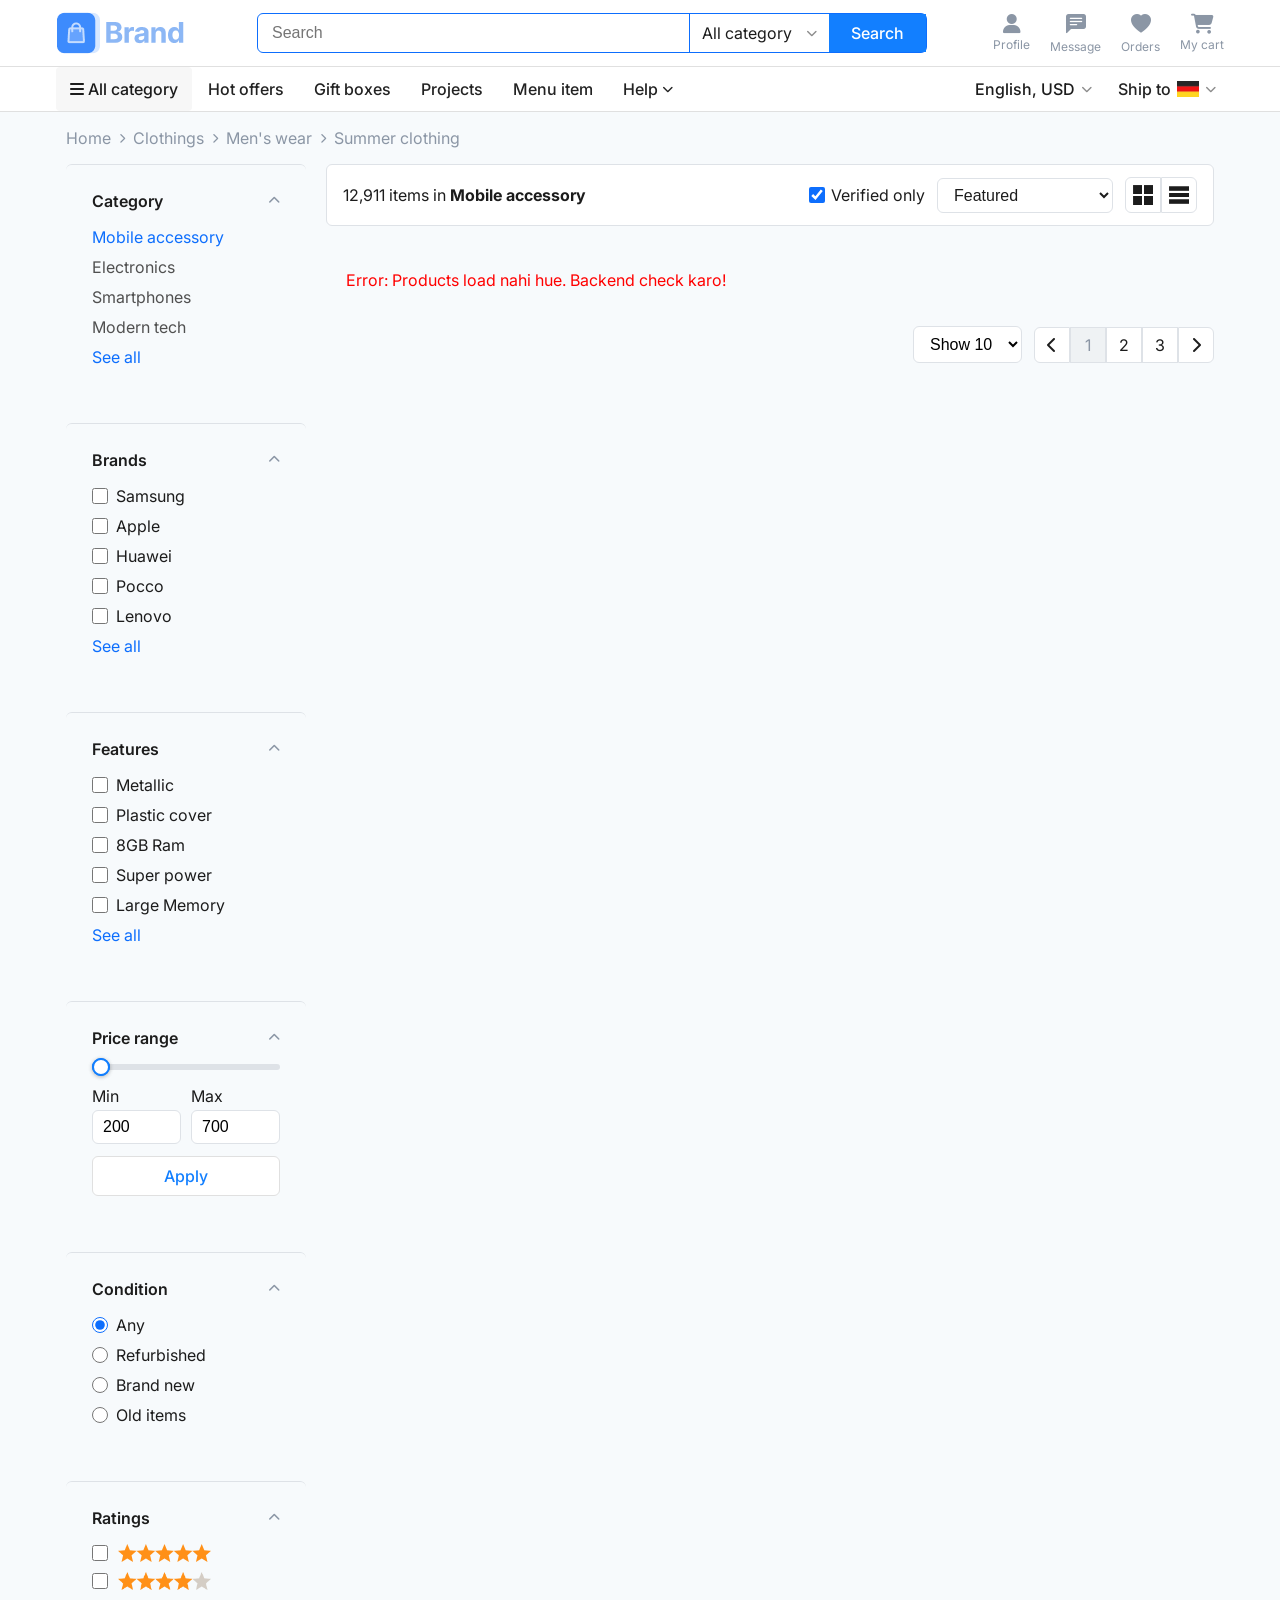
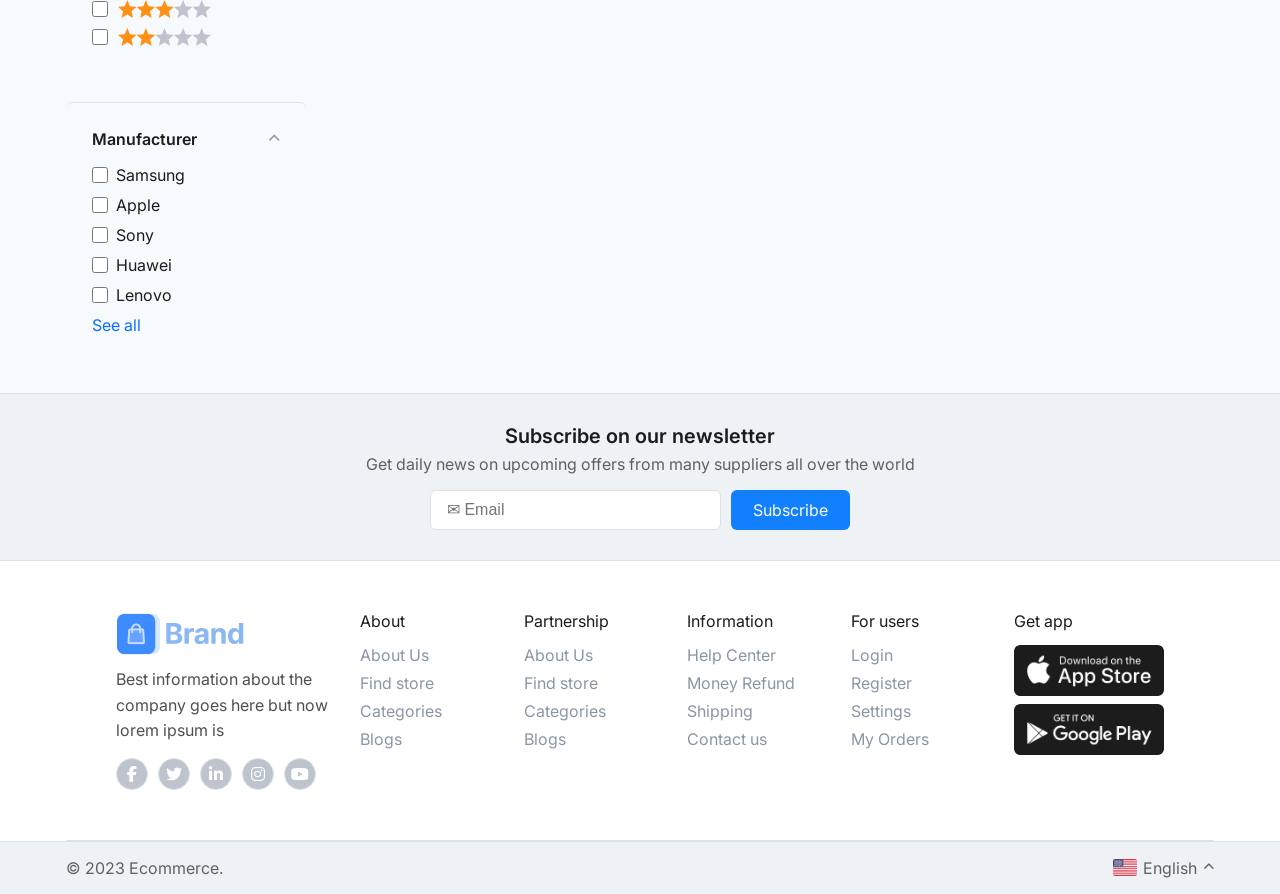
<file: frontend/products.html>
<!DOCTYPE html>
<html lang="en">

<head>
    <meta charset="UTF-8" />
    <meta name="viewport" content="width=device-width, initial-scale=1.0" />
    <title>Products - Brand eCommerce</title>
    <link rel="shortcut icon" href="assets/images/shop.png" type="image/png">
    <link href="https://fonts.googleapis.com/css2?family=Inter:wght@400;500;600;700&display=swap" rel="stylesheet" />
    <link rel="stylesheet" href="https://cdnjs.cloudflare.com/ajax/libs/font-awesome/6.5.0/css/all.min.css" />
    <link rel="stylesheet" href="https://cdn.jsdelivr.net/npm/bootstrap-icons@1.13.1/font/bootstrap-icons.min.css">
    <link rel="stylesheet" href="css/style.css" />
    <link rel="stylesheet" href="css/products.css" />
</head>

<body>

    <!-- ===== TOP BAR (same as index) ===== -->
    <header class="top-bar">
        <div class="container">
            <a href="index.html" class="logo">
                <img src="assets/images/logo-colored.png" alt="Logo Image">
            </a>
            <div class="search-bar">
                <input type="text" placeholder="Search" id="searchInput" />
                <div class="category-dropdown" id="catDropdown" onclick="toggleCatDropdown(event)">
                    <span id="catSelected">All category</span>
                    <i class="fas fa-chevron-down"></i>

                    <div class="cat-dropdown-menu" id="catDropdownMenu">
                        <div class="cat-dropdown-option" onclick="selectCat(this, 'All category')">All category</div>
                        <div class="cat-dropdown-option" onclick="selectCat(this, 'Automobiles')">Automobiles</div>
                        <div class="cat-dropdown-option" onclick="selectCat(this, 'Clothes')">Clothes</div>
                        <div class="cat-dropdown-option" onclick="selectCat(this, 'Electronics')">Electronics</div>
                        <div class="cat-dropdown-option" onclick="selectCat(this, 'Home & Garden')">Home & Garden</div>
                    </div>
                </div>
                <button>Search</button>
            </div>
            <div class="top-actions">
        <a href="profile.html" class="top-action">
          <i class="fas fa-user"></i><span>Profile</span>
        </a>
        <a href="messages.html" class="top-action">
          <i class="bi bi-chat-left-text-fill"></i><span>Message</span>
        </a>
        <a href="orders.html" class="top-action">
          <i class="bi bi-heart-fill"></i><span>Orders</span>
        </a>
        <a href="cart.html" class="top-action">
          <i class="fas fa-shopping-cart"></i><span>My cart</span>
        </a>
      </div>
        </div>
    </header>

    <nav class="main-nav">
        <div class="container">
            <ul class="nav-links">
                <li><a href="products.html" class="active"><i class="fas fa-bars"></i> All category</a></li>
                <li><a href="products.html?category=offers">Hot offers</a></li>
                <li><a href="#">Gift boxes</a></li>
                <li><a href="#">Projects</a></li>
                <li><a href="#">Menu item</a></li>
                <li class="help-dropdown-wrapper">
                    <a href="#" onclick="toggleHelp(event)">
                        Help <i class="fas fa-chevron-down" id="helpArrow"></i>
                    </a>
                    <div class="help-menu" id="helpMenu">
                        <a href="#" class="help-option">Help Center</a>
                        <a href="#" class="help-option">Contact Us</a>
                        <a href="#" class="help-option">FAQs</a>
                        <a href="#" class="help-option">Disputes & Reports</a>
                        <a href="#" class="help-option">Buyer Protection</a>
                    </div>
                </li>
            </ul>
            <div class="nav-right">
                <div class="lang-dropdown" id="langDropdown" onclick="toggleLang()">
                    <span id="langSelected">English, USD</span>
                    <i class="fas fa-chevron-down" id="langArrow"></i>

                    <div class="lang-menu" id="langMenu">
                        <div class="lang-option" onclick="selectLang(this, 'English, USD')">
                            <img src="assets/images/usa.png" alt=""> English, USD
                        </div>
                        <div class="lang-option" onclick="selectLang(this, 'Arabic, AED')">
                            <img src="assets/images/arabic-emirates.png" alt=""> Arabic, AED
                        </div>
                        <div class="lang-option" onclick="selectLang(this, 'French, EUR')">
                            <img src="assets/images/france.png" alt=""> French, EUR
                        </div>
                        <div class="lang-option" onclick="selectLang(this, 'Russian, RUB')">
                            <img src="assets/images/russia.png" alt=""> Russian, RUB
                        </div>
                    </div>
                </div>
                <div class="ship-to" id="shipToDropdown" onclick="toggleShipTo()">
                    <span>Ship to</span>
                    <span class="flag-emoji">
                        <img src="assets/images/flag.png" alt="flag" style="height:16px;width:22px;">
                    </span>
                    <i class="fas fa-chevron-down" id="shipToArrow"></i>

                    <!-- Dropdown menu -->
                    <div class="ship-to-menu" id="shipToMenu">
                        <div class="ship-to-option" onclick="selectCountry(this, 'assets/images/flag.png', 'DE')">
                            <img src="assets/images/flag.png" alt=""> Germany
                        </div>
                        <div class="ship-to-option" onclick="selectCountry(this, 'assets/images/usa.png', 'US')">
                            <img src="assets/images/usa.png" alt=""> United States
                        </div>
                        <div class="ship-to-option" onclick="selectCountry(this, 'assets/images/france.png', 'FR')">
                            <img src="assets/images/france.png" alt=""> France
                        </div>
                        <div class="ship-to-option" onclick="selectCountry(this, 'assets/images/australia.png', 'AU')">
                            <img src="assets/images/australia.png" alt=""> Australia
                        </div>
                        <div class="ship-to-option" onclick="selectCountry(this, 'assets/images/russia.png', 'RU')">
                            <img src="assets/images/russia.png" alt=""> Russia
                        </div>
                        <div class="ship-to-option" onclick="selectCountry(this, 'assets/images/russia.png', 'RU')">
                            <img src="assets/images/great-britain.png" alt=""> Great Britain
                        </div>
                        <div class="ship-to-option" onclick="selectCountry(this, 'assets/images/russia.png', 'RU')">
                            <img src="assets/images/denmark.png" alt=""> Denmark
                        </div>
                        <div class="ship-to-option" onclick="selectCountry(this, 'assets/images/russia.png', 'RU')">
                            <img src="assets/images/china.png" alt=""> China
                        </div>
                        <div class="ship-to-option" onclick="selectCountry(this, 'assets/images/russia.png', 'RU')">
                            <img src="assets/images/arabic-emirates.png" alt=""> Arabic Emirates
                        </div>
                    </div>
                </div>
            </div>
        </div>
    </nav>
    <!-- ===== MAIN CONTENT ===== -->
    <main class="products-page">
        <div class="container">

            <!-- Breadcrumb -->
            <nav class="breadcrumb">
                <a href="index.html">Home</a>
                <i class="fas fa-chevron-right"></i>
                <a href="#">Clothings</a>
                <i class="fas fa-chevron-right"></i>
                <a href="#">Men's wear</a>
                <i class="fas fa-chevron-right"></i>
                <span>Summer clothing</span>
            </nav>

            <div class="products-layout">

                <!-- ===== LEFT SIDEBAR ===== -->
                <aside class="filter-sidebar">

                    <!-- Category -->
                    <div class="filter-section">
                        <div class="filter-header">
                            <h4>Category</h4>
                            <i class="fas fa-chevron-up"></i>
                        </div>
                        <ul class="filter-list">
                            <li><a href="#" class="active">Mobile accessory</a></li>
                            <li><a href="#">Electronics</a></li>
                            <li><a href="#">Smartphones</a></li>
                            <li><a href="#">Modern tech</a></li>
                        </ul>
                        <a href="#" class="see-all">See all</a>
                    </div>

                    <!-- Brands -->
                    <div class="filter-section">
                        <div class="filter-header">
                            <h4>Brands</h4>
                            <i class="fas fa-chevron-up"></i>
                        </div>
                        <ul class="filter-list checkbox-list">
                            <li><label><input type="checkbox"> Samsung</label></li>
                            <li><label><input type="checkbox"> Apple</label></li>
                            <li><label><input type="checkbox"> Huawei</label></li>
                            <li><label><input type="checkbox"> Pocco</label></li>
                            <li><label><input type="checkbox"> Lenovo</label></li>
                        </ul>
                        <a href="#" class="see-all">See all</a>
                    </div>

                    <!-- Features -->
                    <div class="filter-section">
                        <div class="filter-header">
                            <h4>Features</h4>
                            <i class="fas fa-chevron-up"></i>
                        </div>
                        <ul class="filter-list checkbox-list">
                            <li><label><input type="checkbox"> Metallic</label></li>
                            <li><label><input type="checkbox"> Plastic cover</label></li>
                            <li><label><input type="checkbox"> 8GB Ram</label></li>
                            <li><label><input type="checkbox"> Super power</label></li>
                            <li><label><input type="checkbox"> Large Memory</label></li>
                        </ul>
                        <a href="#" class="see-all">See all</a>
                    </div>

                    <!-- Price Range -->
                    <div class="filter-section">
                        <div class="filter-header">
                            <h4>Price range</h4>
                            <i class="fas fa-chevron-up"></i>
                        </div>
                        <div class="price-slider">
                            <input type="range" min="0" max="999999" value="200" id="priceMin" class="slider" />
                            <input type="range" min="0" max="999999" value="700" id="priceMax" class="slider" />
                        </div>
                        <div class="price-inputs">
                            <div class="price-field">
                                <label>Min</label>
                                <input type="number" placeholder="0" id="minVal" />
                            </div>
                            <div class="price-field">
                                <label>Max</label>
                                <input type="number" placeholder="999999" id="maxVal" />
                            </div>
                        </div>
                        <button class="apply-btn">Apply</button>
                    </div>

                    <!-- Condition -->
                    <div class="filter-section">
                        <div class="filter-header">
                            <h4>Condition</h4>
                            <i class="fas fa-chevron-up"></i>
                        </div>
                        <ul class="filter-list radio-list">
                            <li><label><input type="radio" name="condition" checked> Any</label></li>
                            <li><label><input type="radio" name="condition"> Refurbished</label></li>
                            <li><label><input type="radio" name="condition"> Brand new</label></li>
                            <li><label><input type="radio" name="condition"> Old items</label></li>
                        </ul>
                    </div>

                    <!-- Ratings -->
                    <div class="filter-section">
                        <div class="filter-header">
                            <h4>Ratings</h4>
                            <i class="fas fa-chevron-up"></i>
                        </div>
                        <ul class="filter-list checkbox-list rating-list">
                            <li><label data-rating="5 star"><input type="checkbox">
                                    <span class="stars"><img src="assets/images/star5.png" alt="star 5 rating"></span>
                                </label></li>
                            <li><label data-rating="4 star"><input type="checkbox">
                                    <span class="stars"><img src="assets/images/star4.png" alt="star 4 rating"></span>
                                </label></li>
                            <li><label data-rating="3 star"><input type="checkbox">
                                    <span class="stars"><img src="assets/images/star3.png" alt="star 3 rating"></span>
                                </label></li>
                            <li><label data-rating="2 star"><input type="checkbox">
                                    <span class="stars"><img src="assets/images/star2.png" alt="star 2 rating"></span>
                                </label></li>
                        </ul>
                    </div>
                    <!-- Manufacturer -->
                    <div class="filter-section">
                        <div class="filter-header">
                            <h4>Manufacturer</h4>
                            <i class="fas fa-chevron-up"></i>
                        </div>
                        <ul class="filter-list checkbox-list">
                            <li><label><input type="checkbox"> Samsung</label></li>
                            <li><label><input type="checkbox"> Apple</label></li>
                            <li><label><input type="checkbox"> Sony</label></li>
                            <li><label><input type="checkbox"> Huawei</label></li>
                            <li><label><input type="checkbox"> Lenovo</label></li>
                        </ul>
                        <a href="#" class="see-all">See all</a>
                    </div>
                </aside>

                <!-- ===== RIGHT PRODUCT LIST ===== -->
                <section class="products-main">

                    <!-- Toolbar -->
                    <div class="products-toolbar">
                        <p><span id="itemCount">12,911</span> items in <strong>Mobile accessory</strong></p>
                        <div class="toolbar-right">
                            <label class="verified-check">
                                <input type="checkbox" checked> Verified only
                            </label>
                            <select class="sort-select">
                                <option>Featured</option>
                                <option>Price: Low to High</option>
                                <option>Price: High to Low</option>
                                <option>Newest</option>
                            </select>
                            <div class="view-toggle">
                                <button class="view-btn" id="gridViewBtn" title="Grid view"><img
                                        src="assets/images/grid.png" alt=""></button>
                                <button class="view-btn" id="listViewBtn" title="List view"><img
                                        src="assets/images/list.png" alt=""></button>
                            </div>
                        </div>
                    </div>
                    <!-- Filter Tags -->
                    <div class="filter-tags" id="filterTags">
                        <!-- JS se dynamically add honge -->
                    </div>
                    <!-- Product Cards (List View) -->
                    <div class="product-list" id="productList">

                        <div class="product-card">
                            <div class="product-img">
                                <img src="assets/images/red-phone.png" alt="Canon Camera" />
                            </div>
                            <div class="product-info">
                                <h3 class="product-title">Canon Cmera EOS 2000, Black 10x zoom</h3>
                                <div class="product-price">
                                    <span class="current-price">$998.00</span>
                                    <span class="old-price">$1128.00</span>
                                </div>
                                <div class="product-meta">
                                    <span class="stars-small">
                                        <img src="assets/images/star4.png" alt="">
                                    </span>
                                    <span class="rating-num">7.5</span>
                                    <span class="dot">•</span>
                                    <span class="orders">154 orders</span>
                                    <span class="dot">•</span>
                                    <span class="free-shipping">Free Shipping</span>
                                </div>
                                <p class="product-desc">Lorem ipsum dolor sit amet, consectetur adipisicing elit, sed do
                                    eiusmod tempor incididunt ut labore et dolore magna aliqua</p>
                                <a href="product-detail.html" class="view-details">View details</a>
                            </div>
                            <button class="wishlist-btn"><i class="far fa-heart"></i></button>
                        </div>

                        <div class="product-card">
                            <div class="product-img">
                                <img src="assets/images/camera.png" alt="GoPro HERO6" />
                            </div>
                            <div class="product-info">
                                <h3 class="product-title">GoPro HERO6 4K Action Camera - Black</h3>
                                <div class="product-price">
                                    <span class="current-price">$998.00</span>
                                </div>
                                <div class="product-meta">
                                    <span class="stars-small">
                                        <img src="assets/images/star4.png" alt=""> </span>
                                    <span class="rating-num">7.5</span>
                                    <span class="dot">•</span>
                                    <span class="orders">154 orders</span>
                                    <span class="dot">•</span>
                                    <span class="free-shipping">Free Shipping</span>
                                </div>
                                <p class="product-desc">Ut enim ad minim veniam, quis nostrud exercitation ullamco
                                    laboris nisi ut aliquip ex ea commodo consequat. Duis aute irure dolor in
                                    reprehenderit</p>
                                <a href="product-detail.html" class="view-details">View details</a>
                            </div>
                            <button class="wishlist-btn"><i class="far fa-heart"></i></button>
                        </div>
                        <div class="product-card">
                            <div class="product-img">
                                <img src="assets/images/tablet.png" alt="GoPro HERO6" />
                            </div>
                            <div class="product-info">
                                <h3 class="product-title">GoPro HERO6 4K Action Camera - Black</h3>
                                <div class="product-price">
                                    <span class="current-price">$998.00</span>
                                </div>
                                <div class="product-meta">
                                    <span class="stars-small">
                                        <img src="assets/images/star4.png" alt=""> </span>
                                    <span class="rating-num">7.5</span>
                                    <span class="dot">•</span>
                                    <span class="orders">154 orders</span>
                                    <span class="dot">•</span>
                                    <span class="free-shipping">Free Shipping</span>
                                </div>
                                <p class="product-desc">Ut enim ad minim veniam, quis nostrud exercitation ullamco
                                    laboris nisi ut aliquip ex ea commodo consequat. Duis aute irure dolor in
                                    reprehenderit</p>
                                <a href="product-detail.html" class="view-details">View details</a>
                            </div>
                            <button class="wishlist-btn"><i class="far fa-heart"></i></button>
                        </div>

                        <div class="product-card">
                            <div class="product-img">
                                <img src="assets/images/laptop.png" alt="GoPro HERO6" />
                            </div>
                            <div class="product-info">
                                <h3 class="product-title">GoPro HERO6 4K Action Camera - Black</h3>
                                <div class="product-price">
                                    <span class="current-price">$998.00</span>
                                </div>
                                <div class="product-meta">
                                    <span class="stars-small">
                                        <img src="assets/images/star4.png" alt=""> </span>
                                    <span class="rating-num">7.5</span>
                                    <span class="dot">•</span>
                                    <span class="orders">154 orders</span>
                                    <span class="dot">•</span>
                                    <span class="free-shipping">Free Shipping</span>
                                </div>
                                <p class="product-desc">Ut enim ad minim veniam, quis nostrud exercitation ullamco
                                    laboris nisi ut aliquip ex ea commodo consequat. Duis aute irure dolor in
                                    reprehenderit</p>
                                <a href="product-detail.html" class="view-details">View details</a>
                            </div>
                            <button class="wishlist-btn"><i class="far fa-heart"></i></button>
                        </div>

                        <div class="product-card">
                            <div class="product-img">
                                <img src="assets/images/smartwatch.png" alt="Smart Watch" />
                            </div>
                            <div class="product-info">
                                <h3 class="product-title">GoPro HERO6 4K Action Camera - Black</h3>
                                <div class="product-price">
                                    <span class="current-price">$998.00</span>
                                    <span class="old-price">$1128.00</span>
                                </div>
                                <div class="product-meta">
                                    <span class="stars-small">
                                        <img src="assets/images/star4.png" alt=""> </span>
                                    <span class="rating-num">7.5</span>
                                    <span class="dot">•</span>
                                    <span class="orders">154 orders</span>
                                    <span class="dot">•</span>
                                    <span class="free-shipping">Free Shipping</span>
                                </div>
                                <p class="product-desc">Ut enim ad minim veniam, quis nostrud exercitation ullamco
                                    laboris nisi ut aliquip ex ea commodo consequat. Duis aute irure dolor in
                                    reprehenderit</p>
                                <a href="product-detail.html" class="view-details">View details</a>
                            </div>
                            <button class="wishlist-btn"><i class="far fa-heart"></i></button>
                        </div>

                        <div class="product-card">
                            <div class="product-img">
                                <img src="assets/images/white-headphone.png" alt="Headphones" />
                            </div>
                            <div class="product-info">
                                <h3 class="product-title">GoPro HERO6 4K Action Camera - Black</h3>
                                <div class="product-price">
                                    <span class="current-price">$998.00</span>
                                </div>
                                <div class="product-meta">
                                    <span class="stars-small">
                                        <img src="assets/images/star4.png" alt=""> </span>
                                    <span class="rating-num">7.5</span>
                                    <span class="dot">•</span>
                                    <span class="orders">154 orders</span>
                                    <span class="dot">•</span>
                                    <span class="free-shipping">Free Shipping</span>
                                </div>
                                <p class="product-desc">Ut enim ad minim veniam, quis nostrud exercitation ullamco
                                    laboris nisi ut aliquip ex ea commodo consequat. Duis aute irure dolor in
                                    reprehenderit</p>
                                <a href="product-detail.html" class="view-details">View details</a>
                            </div>
                            <button class="wishlist-btn"><i class="far fa-heart"></i></button>
                        </div>

                    </div>

                    <!-- Pagination -->
                    <div class="pagination-bar">
                        <div class="show-select">
                            <select>
                                <option>Show 10</option>
                                <option>Show 20</option>
                                <option>Show 50</option>
                            </select>
                        </div>
                        <div class="pagination">
                            <button class="page-btn"><i class="fas fa-chevron-left"></i></button>
                            <button class="page-btn active">1</button>
                            <button class="page-btn">2</button>
                            <button class="page-btn">3</button>
                            <button class="page-btn"><i class="fas fa-chevron-right"></i></button>
                        </div>
                    </div>

                </section>
            </div>
        </div>
    </main>

    <!-- ===== NEWSLETTER (same as index) ===== -->
    <div class="newsletter">
        <h3>Subscribe on our newsletter</h3>
        <p>Get daily news on upcoming offers from many suppliers all over the world</p>
        <div class="newsletter-form">
            <input type="email" placeholder="✉ Email" />
            <button>Subscribe</button>
        </div>
    </div>

    <!-- ===== FOOTER (same as index) ===== -->
    <footer>
        <div class="container">
            <div class="footer-top">
                <div class="footer-brand">
                    <div class="logo"><img src="assets/images/logo-colored.png" alt="Logo"></div>
                    <p>Best information about the company goes here but now lorem ipsum is</p>
                    <div class="social-links">
                        <a href="#"><i class="fab fa-facebook-f"></i></a>
                        <a href="#"><i class="fab fa-twitter"></i></a>
                        <a href="#"><i class="fab fa-linkedin-in"></i></a>
                        <a href="#"><i class="fab fa-instagram"></i></a>
                        <a href="#"><i class="fab fa-youtube"></i></a>
                    </div>
                </div>
                <div class="footer-col">
                    <h4>About</h4>
                    <ul>
                        <li><a href="#">About Us</a></li>
                        <li><a href="#">Find store</a></li>
                        <li><a href="#">Categories</a></li>
                        <li><a href="#">Blogs</a></li>
                    </ul>
                </div>
                <div class="footer-col">
                    <h4>Partnership</h4>
                    <ul>
                        <li><a href="#">About Us</a></li>
                        <li><a href="#">Find store</a></li>
                        <li><a href="#">Categories</a></li>
                        <li><a href="#">Blogs</a></li>
                    </ul>
                </div>
                <div class="footer-col">
                    <h4>Information</h4>
                    <ul>
                        <li><a href="#">Help Center</a></li>
                        <li><a href="#">Money Refund</a></li>
                        <li><a href="#">Shipping</a></li>
                        <li><a href="#">Contact us</a></li>
                    </ul>
                </div>
                <div class="footer-col">
                    <h4>For users</h4>
                    <ul>
                        <li><a href="login.html">Login</a></li>
                        <li><a href="login.html">Register</a></li>
                        <li><a href="#">Settings</a></li>
                        <li><a href="#">My Orders</a></li>
                    </ul>
                </div>
                <div class="footer-col">
                    <h4>Get app</h4>
                    <div class="app-links"><img src="assets/images/app-store.png" alt="App Store" /><img
                            src="assets/images/google-play.png" alt="Google Play" /></div>
                </div>
            </div>
        </div>
        <div class="footer-bottom">
            <div class="container" style="display:flex;justify-content:space-between;align-items:center;">
                <p>&copy; 2023 Ecommerce.</p>
                <div class="language" id="footerLang" onclick="toggleFooterLang()">
                    <img src="assets/images/usa.png" alt="flag" id="footerFlag">
                    <p id="footerLangText">English</p>
                    <i class="fas fa-chevron-up" id="footerLangArrow"></i>
                    <div class="footer-lang-menu" id="footerLangMenu">
                        <div class="footer-lang-option"
                            onclick="selectFooterLang(this, 'assets/images/usa.png', 'English')">
                            <img src="assets/images/usa.png" alt=""> English
                        </div>
                        <div class="footer-lang-option"
                            onclick="selectFooterLang(this, 'assets/images/arabic-emirates.png', 'Arabic')">
                            <img src="assets/images/arabic-emirates.png" alt=""> Arabic
                        </div>
                        <div class="footer-lang-option"
                            onclick="selectFooterLang(this, 'assets/images/france.png', 'French')">
                            <img src="assets/images/france.png" alt=""> French
                        </div>
                        <div class="footer-lang-option"
                            onclick="selectFooterLang(this, 'assets/images/russia.png', 'Russian')">
                            <img src="assets/images/russia.png" alt=""> Russian
                        </div>
                    </div>
                </div>
            </div>
        </div>
    </footer>

    <script src="js/api.js"></script>
    <script src="js/home.js"></script>
    <script src="js/products.js"></script>
    <script>
  // Newsletter override — products page ke liye
  const nlBtn   = document.querySelector('.newsletter-form button');
  const nlInput = document.querySelector('.newsletter-form input[type="email"]');
  if (nlBtn && nlInput) {
    nlBtn.onclick = function() {
      const email = nlInput.value.trim();
      if (!email) { alert('Please enter your email!'); return; }
      const regex = /^[^\s@]+@[^\s@]+\.[^\s@]+$/;
      if (!regex.test(email)) { alert('Please enter a valid email!'); return; }
      nlBtn.textContent = '✓ Subscribed!';
      nlBtn.style.background = '#00B517';
      nlInput.value = '';
      setTimeout(() => {
        nlBtn.textContent = 'Subscribe';
        nlBtn.style.background = '';
      }, 3000);
    };
  }
</script>
</body>

</html>
</file>
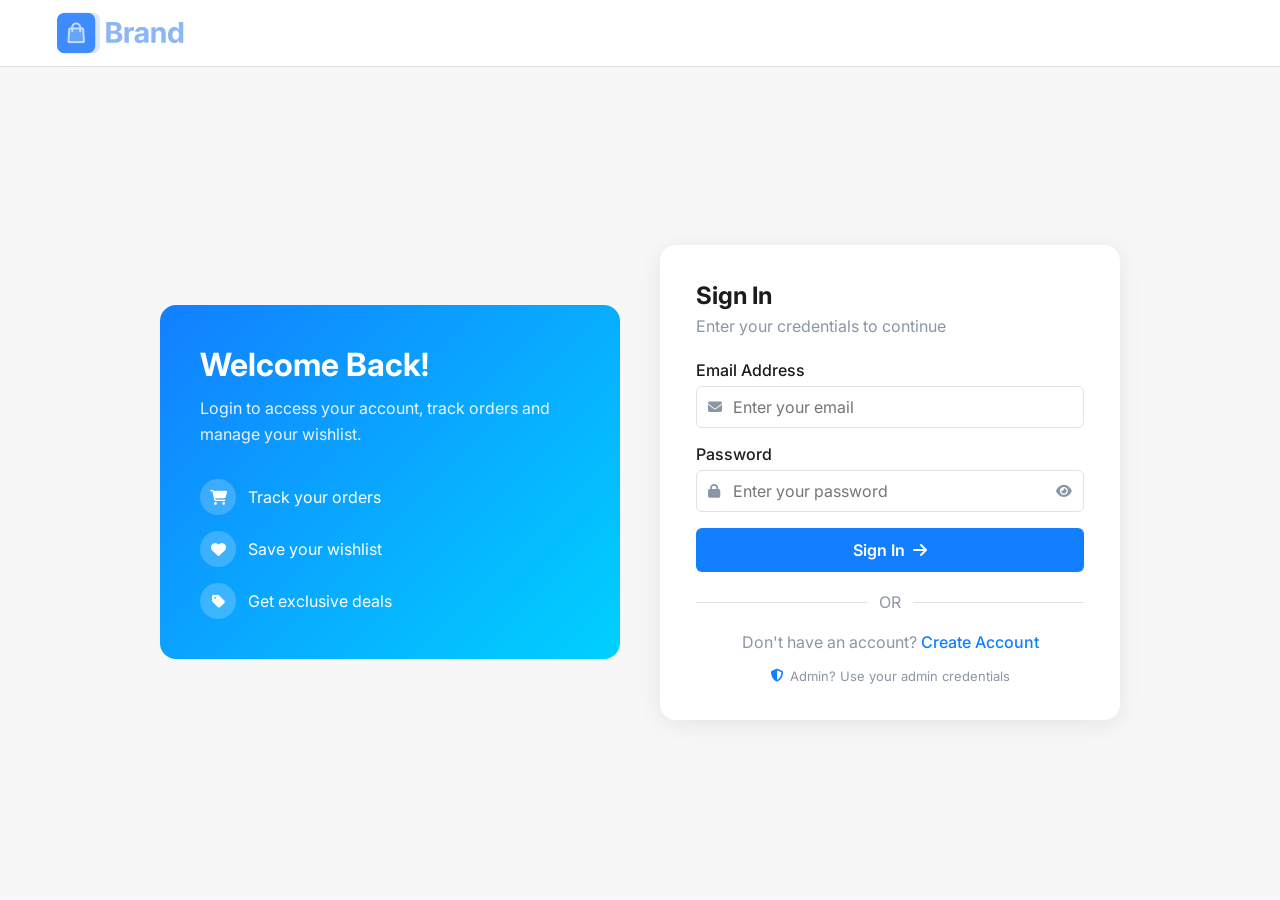
<file: frontend/profile.html>
<!DOCTYPE html>
<html lang="en">
<head>
  <meta charset="UTF-8"/>
  <meta name="viewport" content="width=device-width, initial-scale=1.0"/>
  <title>My Profile - Brand eCommerce</title>
  <link rel="shortcut icon" href="assets/images/shop.png" type="image/png">
  <link href="https://fonts.googleapis.com/css2?family=Inter:wght@400;500;600;700&display=swap" rel="stylesheet"/>
  <link rel="stylesheet" href="https://cdnjs.cloudflare.com/ajax/libs/font-awesome/6.5.0/css/all.min.css"/>
  <link rel="stylesheet" href="https://cdn.jsdelivr.net/npm/bootstrap-icons@1.13.1/font/bootstrap-icons.min.css">
  <link rel="stylesheet" href="css/style.css"/>
  <link rel="stylesheet" href="css/profile.css"/>
</head>
<body>

<!-- ===== TOP BAR ===== -->
<header class="top-bar">
  <div class="container">
    <a href="index.html" class="logo">
      <img src="assets/images/logo-colored.png" alt="Logo Image">
    </a>
    <div class="search-bar">
      <input type="text" placeholder="Search" id="searchInput"/>
      <div class="category-dropdown" id="catDropdown" onclick="toggleCatDropdown(event)">
        <span id="catSelected">All category</span>
        <i class="fas fa-chevron-down"></i>
        <div class="cat-dropdown-menu" id="catDropdownMenu">
          <div class="cat-dropdown-option" onclick="selectCat(this, 'All category')">All category</div>
          <div class="cat-dropdown-option" onclick="selectCat(this, 'Clothes')">Clothes</div>
          <div class="cat-dropdown-option" onclick="selectCat(this, 'Electronics')">Electronics</div>
          <div class="cat-dropdown-option" onclick="selectCat(this, 'Smartphones')">Smartphones</div>
        </div>
      </div>
      <button onclick="searchProducts()">Search</button>
    </div>
    <div class="top-actions">
      <a href="profile.html" class="top-action active-action"><i class="fas fa-user"></i><span>Profile</span></a>
      <a href="messages.html" class="top-action"><i class="bi bi-chat-left-text-fill"></i><span>Message</span></a>
      <a href="orders.html" class="top-action"><i class="bi bi-heart-fill"></i><span>Orders</span></a>
      <a href="cart.html" class="top-action"><i class="fas fa-shopping-cart"></i><span>My cart</span></a>
    </div>
  </div>
</header>

<!-- ===== MAIN NAV ===== -->
<nav class="main-nav">
  <div class="container">
    <ul class="nav-links">
      <li><a href="products.html"><i class="fas fa-bars"></i> All category</a></li>
      <li><a href="products.html?category=offers">Hot offers</a></li>
      <li><a href="#">Gift boxes</a></li>
      <li><a href="#">Projects</a></li>
      <li><a href="#">Menu item</a></li>
      <li class="help-dropdown-wrapper">
        <a href="#" onclick="toggleHelp(event)">Help <i class="fas fa-chevron-down" id="helpArrow"></i></a>
        <div class="help-menu" id="helpMenu">
          <a href="#" class="help-option">Help Center</a>
          <a href="#" class="help-option">Contact Us</a>
          <a href="#" class="help-option">FAQs</a>
        </div>
      </li>
    </ul>
    <div class="nav-right">
      <div class="lang-dropdown" id="langDropdown" onclick="toggleLang()">
        <span id="langSelected">English, USD</span>
        <i class="fas fa-chevron-down"></i>
        <div class="lang-menu" id="langMenu">
          <div class="lang-option" onclick="selectLang(this, 'English, USD')"><img src="assets/images/usa.png" alt=""> English, USD</div>
          <div class="lang-option" onclick="selectLang(this, 'Arabic, AED')"><img src="assets/images/arabic-emirates.png" alt=""> Arabic, AED</div>
        </div>
      </div>
      <div class="ship-to" id="shipToDropdown" onclick="toggleShipTo()">
        <span>Ship to</span>
        <span class="flag-emoji"><img src="assets/images/flag.png" alt="flag" style="height:16px;width:22px;"></span>
        <i class="fas fa-chevron-down"></i>
        <div class="ship-to-menu" id="shipToMenu">
          <div class="ship-to-option" onclick="selectCountry(this, 'assets/images/flag.png', 'DE')"><img src="assets/images/flag.png" alt=""> Germany</div>
          <div class="ship-to-option" onclick="selectCountry(this, 'assets/images/usa.png', 'US')"><img src="assets/images/usa.png" alt=""> United States</div>
        </div>
      </div>
    </div>
  </div>
</nav>

<!-- ===== MAIN CONTENT ===== -->
<main class="profile-page">
  <div class="container">

    <div class="profile-layout">

      <!-- LEFT: Sidebar -->
      <aside class="profile-sidebar">
        <div class="profile-avatar-section">
          <div class="profile-avatar" id="profileAvatar">K</div>
          <h3 id="sidebarName">Loading...</h3>
          <p id="sidebarEmail">loading@email.com</p>
        </div>
        <ul class="profile-menu">
          <li class="active" onclick="showTab('overview')">
            <i class="fas fa-home"></i> Overview
          </li>
          <li onclick="showTab('edit')">
            <i class="fas fa-edit"></i> Edit Profile
          </li>
          <li onclick="showTab('orders')">
            <i class="fas fa-box"></i> My Orders
          </li>
          <li onclick="showTab('saved')">
            <i class="fas fa-heart"></i> Saved Items
          </li>
          <li onclick="showTab('security')">
            <i class="fas fa-shield-alt"></i> Security
          </li>
          <li class="logout-item" onclick="logoutUser()">
            <i class="fas fa-sign-out-alt"></i> Logout
          </li>
        </ul>
      </aside>

      <!-- RIGHT: Content -->
      <div class="profile-content">

        <!-- Overview Tab -->
        <div class="profile-tab active" id="tab-overview">
          <h2>My Profile</h2>
          <div class="profile-info-card">
            <div class="info-row">
              <div class="info-icon"><i class="fas fa-user"></i></div>
              <div>
                <p class="info-label">Full Name</p>
                <p class="info-value" id="infoName">—</p>
              </div>
            </div>
            <div class="info-row">
              <div class="info-icon"><i class="fas fa-envelope"></i></div>
              <div>
                <p class="info-label">Email Address</p>
                <p class="info-value" id="infoEmail">—</p>
              </div>
            </div>
            <div class="info-row">
              <div class="info-icon"><i class="fas fa-shield-alt"></i></div>
              <div>
                <p class="info-label">Account Type</p>
                <p class="info-value" id="infoRole">—</p>
              </div>
            </div>
            <div class="info-row">
              <div class="info-icon"><i class="fas fa-shopping-cart"></i></div>
              <div>
                <p class="info-label">Cart Items</p>
                <p class="info-value" id="infoCart">0 items</p>
              </div>
            </div>
            <div class="info-row">
              <div class="info-icon"><i class="fas fa-heart"></i></div>
              <div>
                <p class="info-label">Saved Items</p>
                <p class="info-value" id="infoSaved">0 items</p>
              </div>
            </div>
          </div>
        </div>

        <!-- Edit Profile Tab -->
        <div class="profile-tab" id="tab-edit">
          <h2>Edit Profile</h2>
          <div class="profile-info-card">
            <div class="edit-form">
              <div class="form-group">
                <label>Full Name</label>
                <input type="text" id="editName" placeholder="Enter your name"/>
              </div>
              <div class="form-group">
                <label>Email Address</label>
                <input type="email" id="editEmail" placeholder="Enter your email" disabled/>
                <small style="color:var(--topbar-gray)">Email cannot be changed</small>
              </div>
              <div class="form-group">
                <label>Phone Number</label>
                <input type="text" id="editPhone" placeholder="Enter your phone"/>
              </div>
              <div class="form-group">
                <label>Address</label>
                <input type="text" id="editAddress" placeholder="Enter your address"/>
              </div>
              <button class="save-profile-btn" onclick="saveProfile()">
                <i class="fas fa-save"></i> Save Changes
              </button>
              <div id="editSuccess" class="edit-success" style="display:none">
                <i class="fas fa-check-circle"></i> Profile updated successfully!
              </div>
            </div>
          </div>
        </div>

        <!-- Orders Tab -->
        <div class="profile-tab" id="tab-orders">
          <h2>My Orders</h2>
          <div class="empty-state">
            <i class="fas fa-box-open"></i>
            <h3>No orders yet</h3>
            <p>You haven't placed any orders yet. Start shopping!</p>
            <a href="products.html" class="browse-btn">Browse Products</a>
          </div>
        </div>

        <!-- Saved Items Tab -->
        <div class="profile-tab" id="tab-saved">
          <h2>Saved Items</h2>
          <div id="savedItemsList" class="saved-items-grid">
            <!-- JS se load hoga -->
          </div>
        </div>

        <!-- Security Tab -->
        <div class="profile-tab" id="tab-security">
          <h2>Security</h2>
          <div class="profile-info-card">
            <div class="security-info">
              <div class="security-row">
                <div>
                  <p class="security-title">Password</p>
                  <p class="security-desc">Last changed: Never</p>
                </div>
                <button class="change-btn" onclick="alert('Password change feature coming soon!')">Change</button>
              </div>
              <div class="security-row">
                <div>
                  <p class="security-title">Two-Factor Authentication</p>
                  <p class="security-desc">Not enabled</p>
                </div>
                <button class="change-btn" onclick="alert('2FA feature coming soon!')">Enable</button>
              </div>
              <div class="security-row">
                <div>
                  <p class="security-title">Active Sessions</p>
                  <p class="security-desc">1 active session</p>
                </div>
                <button class="change-btn danger" onclick="logoutUser()">Logout All</button>
              </div>
            </div>
          </div>
        </div>

      </div>
    </div>
  </div>
</main>

<!-- ===== FOOTER ===== -->
<footer>
  <div class="container">
    <div class="footer-top">
      <div class="footer-brand">
        <div class="logo"><img src="assets/images/logo-colored.png" alt="Logo"></div>
        <p>Best information about the company goes here but now lorem ipsum is</p>
        <div class="social-links">
          <a href="#"><i class="fab fa-facebook-f"></i></a>
          <a href="#"><i class="fab fa-twitter"></i></a>
          <a href="#"><i class="fab fa-linkedin-in"></i></a>
          <a href="#"><i class="fab fa-instagram"></i></a>
          <a href="#"><i class="fab fa-youtube"></i></a>
        </div>
      </div>
      <div class="footer-col"><h4>About</h4><ul><li><a href="#">About Us</a></li><li><a href="#">Find store</a></li><li><a href="#">Categories</a></li><li><a href="#">Blogs</a></li></ul></div>
      <div class="footer-col"><h4>Partnership</h4><ul><li><a href="#">About Us</a></li><li><a href="#">Find store</a></li><li><a href="#">Categories</a></li><li><a href="#">Blogs</a></li></ul></div>
      <div class="footer-col"><h4>Information</h4><ul><li><a href="#">Help Center</a></li><li><a href="#">Money Refund</a></li><li><a href="#">Shipping</a></li><li><a href="#">Contact us</a></li></ul></div>
      <div class="footer-col"><h4>For users</h4><ul><li><a href="login.html">Login</a></li><li><a href="signup.html">Register</a></li><li><a href="#">Settings</a></li><li><a href="orders.html">My Orders</a></li></ul></div>
      <div class="footer-col"><h4>Get app</h4><div class="app-links"><img src="assets/images/app-store.png" alt="App Store"/><img src="assets/images/google-play.png" alt="Google Play"/></div></div>
    </div>
  </div>
  <div class="footer-bottom">
    <div class="container" style="display:flex;justify-content:space-between;align-items:center;">
      <p>&copy; 2023 Ecommerce.</p>
      <div class="language" id="footerLang" onclick="toggleFooterLang()">
        <img src="assets/images/usa.png" alt="flag" id="footerFlag">
        <p id="footerLangText">English</p>
        <i class="fas fa-chevron-up" id="footerLangArrow"></i>
        <div class="footer-lang-menu" id="footerLangMenu">
          <div class="footer-lang-option" onclick="selectFooterLang(this, 'assets/images/usa.png', 'English')"><img src="assets/images/usa.png" alt=""> English</div>
          <div class="footer-lang-option" onclick="selectFooterLang(this, 'assets/images/arabic-emirates.png', 'Arabic')"><img src="assets/images/arabic-emirates.png" alt=""> Arabic</div>
        </div>
      </div>
    </div>
  </div>
</footer>

<script src="js/home.js"></script>
<script>
// ===== AUTH CHECK =====
const user  = JSON.parse(localStorage.getItem('user') || '{}');
const token = localStorage.getItem('userToken');

if (!token) {
  window.location.href = 'login.html';
}

// ===== LOAD USER DATA =====
function loadUserData() {
  if (!user.name) return;

  // Sidebar
  document.getElementById('sidebarName').textContent  = user.name;
  document.getElementById('sidebarEmail').textContent = user.email;
  document.getElementById('profileAvatar').textContent = user.name.charAt(0).toUpperCase();

  // Overview
  document.getElementById('infoName').textContent  = user.name;
  document.getElementById('infoEmail').textContent = user.email;
  document.getElementById('infoRole').textContent  = user.role === 'admin' ? '👑 Admin' : '👤 Customer';

  // Cart & Saved count
  const cart  = JSON.parse(localStorage.getItem('cart') || '[]');
  const saved = JSON.parse(localStorage.getItem('savedItems') || '[]');
  document.getElementById('infoCart').textContent  = `${cart.length} items`;
  document.getElementById('infoSaved').textContent = `${saved.length} items`;

  // Edit form prefill
  document.getElementById('editName').value  = user.name;
  document.getElementById('editEmail').value = user.email;

  // Load saved items
  loadSavedItems();
}

// ===== SHOW TAB =====
function showTab(name) {
  document.querySelectorAll('.profile-tab').forEach(t => t.classList.remove('active'));
  document.querySelectorAll('.profile-menu li').forEach(l => l.classList.remove('active'));
  document.getElementById(`tab-${name}`).classList.add('active');
  event.currentTarget.classList.add('active');
}

// ===== SAVE PROFILE =====
function saveProfile() {
  const name    = document.getElementById('editName').value.trim();
  const phone   = document.getElementById('editPhone').value.trim();
  const address = document.getElementById('editAddress').value.trim();

  if (!name) { alert('Name cannot be empty!'); return; }

  // Update localStorage
  user.name = name;
  user.phone   = phone;
  user.address = address;
  localStorage.setItem('user', JSON.stringify(user));

  // Update sidebar
  document.getElementById('sidebarName').textContent   = name;
  document.getElementById('profileAvatar').textContent = name.charAt(0).toUpperCase();
  document.getElementById('infoName').textContent      = name;

  // Success message
  const msg = document.getElementById('editSuccess');
  msg.style.display = 'flex';
  setTimeout(() => msg.style.display = 'none', 3000);
}

// ===== LOAD SAVED ITEMS =====
function loadSavedItems() {
  const saved = JSON.parse(localStorage.getItem('savedItems') || '[]');
  const grid  = document.getElementById('savedItemsList');

  if (saved.length === 0) {
    grid.innerHTML = `
      <div class="empty-state">
        <i class="fas fa-heart"></i>
        <h3>No saved items</h3>
        <p>Save products you like to find them easily later!</p>
        <a href="products.html" class="browse-btn">Browse Products</a>
      </div>`;
    return;
  }

  grid.innerHTML = saved.map((item, i) => `
    <div class="saved-item-card">
      <img src="${item.image}" alt="${item.title}"/>
      <div class="saved-item-info">
        <p>${item.title}</p>
        <span>$${item.price.toFixed(2)}</span>
      </div>
      <div class="saved-item-actions">
        <a href="product-detail.html?id=${item.id}" class="view-btn-small">View</a>
        <button class="remove-saved-btn" onclick="removeSaved(${i})">
          <i class="fas fa-trash"></i>
        </button>
      </div>
    </div>
  `).join('');
}

// ===== REMOVE SAVED =====
function removeSaved(index) {
  const saved = JSON.parse(localStorage.getItem('savedItems') || '[]');
  saved.splice(index, 1);
  localStorage.setItem('savedItems', JSON.stringify(saved));
  loadSavedItems();
  document.getElementById('infoSaved').textContent = `${saved.length} items`;
}

// ===== LOGOUT =====
function logoutUser() {
  localStorage.removeItem('userToken');
  localStorage.removeItem('user');
  localStorage.removeItem('adminToken');
  localStorage.removeItem('adminUser');
  window.location.href = 'index.html';
}

// ===== SEARCH =====
function searchProducts() {
  const q = document.getElementById('searchInput').value.trim();
  if (q) window.location.href = `products.html?search=${encodeURIComponent(q)}`;
}

document.getElementById('searchInput').addEventListener('keypress', function(e) {
  if (e.key === 'Enter') searchProducts();
});

// Page load
loadUserData();
</script>
</body>
</html>
</file>
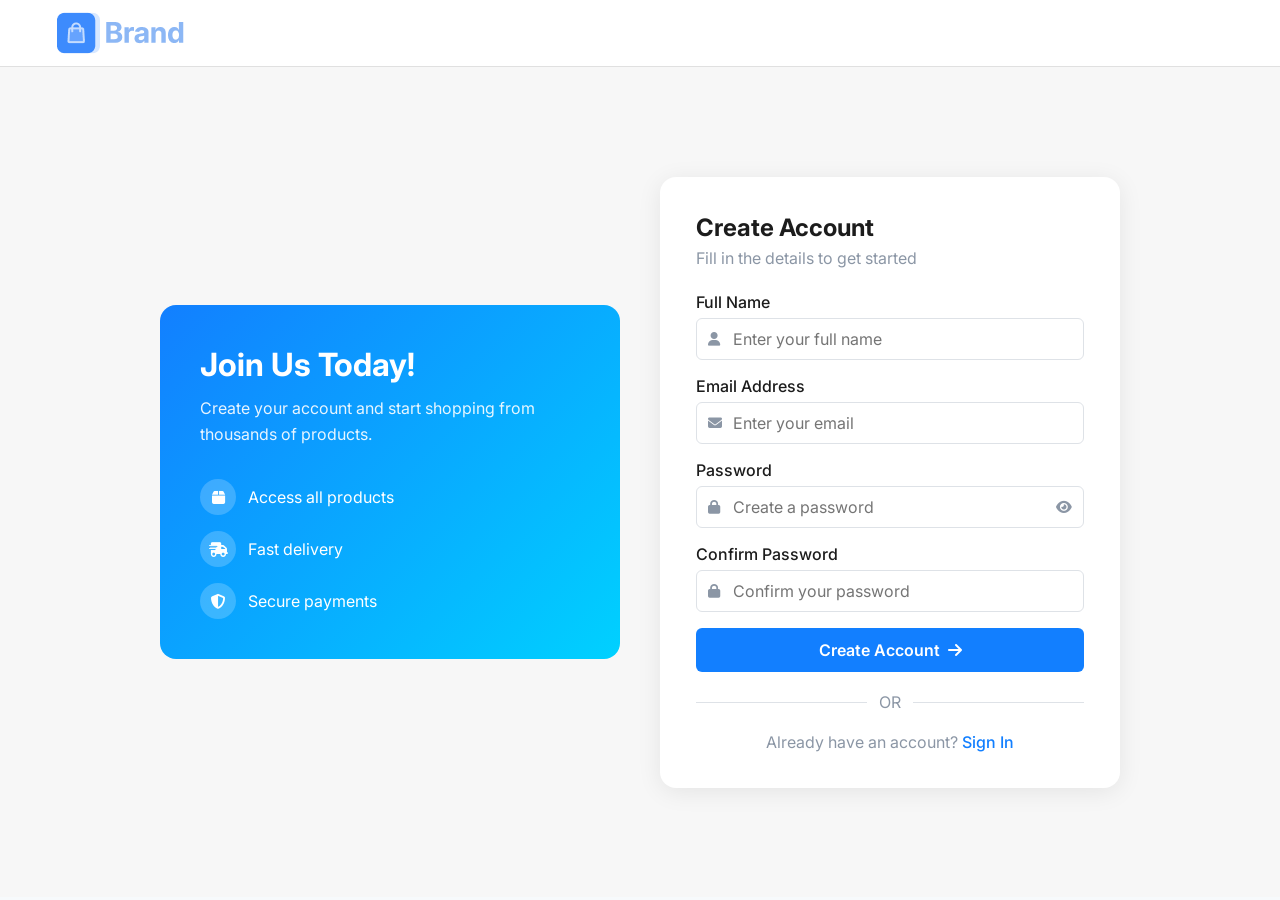
<file: frontend/signup.html>
<!DOCTYPE html>
<html lang="en">
<head>
  <meta charset="UTF-8"/>
  <meta name="viewport" content="width=device-width, initial-scale=1.0"/>
  <title>Sign Up - Brand eCommerce</title>
  <link rel="shortcut icon" href="assets/images/shop.png" type="image/png">
  <link href="https://fonts.googleapis.com/css2?family=Inter:wght@400;500;600;700&display=swap" rel="stylesheet"/>
  <link rel="stylesheet" href="https://cdnjs.cloudflare.com/ajax/libs/font-awesome/6.5.0/css/all.min.css"/>
  <link rel="stylesheet" href="css/style.css"/>
  <link rel="stylesheet" href="css/auth.css"/>
</head>
<body>

<!-- ===== NAVBAR ===== -->
<header class="top-bar">
  <div class="container">
    <a href="index.html" class="logo">
      <img src="assets/images/logo-colored.png" alt="Logo Image">
    </a>
  </div>
</header>

<!-- ===== SIGNUP SECTION ===== -->
<main class="auth-page">
  <div class="auth-container">

    <!-- LEFT: Info -->
    <div class="auth-left">
      <h2>Join Us Today!</h2>
      <p>Create your account and start shopping from thousands of products.</p>
      <div class="auth-features">
        <div class="auth-feature">
          <i class="fas fa-box"></i>
          <span>Access all products</span>
        </div>
        <div class="auth-feature">
          <i class="fas fa-shipping-fast"></i>
          <span>Fast delivery</span>
        </div>
        <div class="auth-feature">
          <i class="fas fa-shield-alt"></i>
          <span>Secure payments</span>
        </div>
      </div>
    </div>

    <!-- RIGHT: Form -->
    <div class="auth-right">
      <div class="auth-card">
        <h3>Create Account</h3>
        <p class="auth-subtitle">Fill in the details to get started</p>

        <div id="errorMsg" class="error-msg" style="display:none"></div>
        <div id="successMsg" class="success-msg" style="display:none"></div>

        <form id="signupForm" onsubmit="handleSignup(event)">
          <div class="form-group">
            <label>Full Name</label>
            <div class="input-icon">
              <i class="fas fa-user"></i>
              <input type="text" id="signupName" placeholder="Enter your full name" required/>
            </div>
          </div>

          <div class="form-group">
            <label>Email Address</label>
            <div class="input-icon">
              <i class="fas fa-envelope"></i>
              <input type="email" id="signupEmail" placeholder="Enter your email" required/>
            </div>
          </div>

          <div class="form-group">
            <label>Password</label>
            <div class="input-icon">
              <i class="fas fa-lock"></i>
              <input type="password" id="signupPassword" placeholder="Create a password" required/>
              <button type="button" class="toggle-password" onclick="togglePassword('signupPassword')">
                <i class="fas fa-eye" id="eyeIcon2"></i>
              </button>
            </div>
          </div>

          <div class="form-group">
            <label>Confirm Password</label>
            <div class="input-icon">
              <i class="fas fa-lock"></i>
              <input type="password" id="confirmPassword" placeholder="Confirm your password" required/>
            </div>
          </div>

          <button type="submit" class="auth-btn" id="signupBtn">
            <span>Create Account</span>
            <i class="fas fa-arrow-right"></i>
          </button>
        </form>

        <div class="auth-divider"><span>OR</span></div>

        <p class="auth-switch">
          Already have an account?
          <a href="login.html">Sign In</a>
        </p>
      </div>
    </div>

  </div>
</main>

<script>
const API_URL = 'https://ecommerce-fullstack-design-production-406a.up.railway.app/api';
async function handleSignup(e) {
  e.preventDefault();

  const name     = document.getElementById('signupName').value.trim();
  const email    = document.getElementById('signupEmail').value.trim();
  const password = document.getElementById('signupPassword').value;
  const confirm  = document.getElementById('confirmPassword').value;
  const btn      = document.getElementById('signupBtn');
  const errorMsg = document.getElementById('errorMsg');
  const successMsg = document.getElementById('successMsg');

  errorMsg.style.display   = 'none';
  successMsg.style.display = 'none';

  if (password !== confirm) {
    errorMsg.textContent   = 'Passwords do not match!';
    errorMsg.style.display = 'block';
    return;
  }

  if (password.length < 6) {
    errorMsg.textContent   = 'Password must be at least 6 characters!';
    errorMsg.style.display = 'block';
    return;
  }

  btn.innerHTML = '<i class="fas fa-spinner fa-spin"></i> Creating account...';
  btn.disabled  = true;

  try {
    const res  = await fetch(`${API_URL}/auth/register`, {
      method:  'POST',
      headers: { 'Content-Type': 'application/json' },
      body:    JSON.stringify({ name, email, password })
    });

    const data = await res.json();

    if (!res.ok) {
      errorMsg.textContent   = data.detail || 'Registration failed!';
      errorMsg.style.display = 'block';
      return;
    }

    successMsg.textContent   = 'Account created! Redirecting to login...';
    successMsg.style.display = 'block';

    setTimeout(() => window.location.href = 'login.html', 1500);

  } catch (err) {
    errorMsg.textContent   = 'Server error. Please try again!';
    errorMsg.style.display = 'block';
  } finally {
    btn.innerHTML = '<span>Create Account</span><i class="fas fa-arrow-right"></i>';
    btn.disabled  = false;
  }
}

function togglePassword(id) {
  const input  = document.getElementById(id);
  const iconId = id === 'signupPassword' ? 'eyeIcon2' : 'eyeIcon3';
  const icon   = document.getElementById(iconId);
  if (input.type === 'password') {
    input.type     = 'text';
    if(icon) icon.className = 'fas fa-eye-slash';
  } else {
    input.type     = 'password';
    if(icon) icon.className = 'fas fa-eye';
  }
}
</script>
</body>
</html>
</file>
<file: frontend/css/style.css>
/* =============================================
   style.css — Global Styles
   ecommerce-fullstack-design
   ============================================= */

*,
*::before,
*::after {
  box-sizing: border-box;
  margin: 0;
  padding: 0;
}

:root {
  --body-bg: #F7FAFC;
  --search-border: #0D6EFD;
  --all-category: #1C1C1C;
  --border: #E0E0E0;
  --search-button: #127FFF;
  --topbar-gray: #8B96A5;
  --category-sidebar: #505050;
  --category-bg: #E5F1FF;
  --user-card: #E3F0FF;
  --blue-dark: #0a58ca;
  --orange: #F38332;
  --promo-2: #55BDC3;
  --deal-border: #DEE2E7;
  --countdown-bg: #606060;
  --gray-bg: #f7f7f7;
  --text: #222222;
  --muted: #8c8c8c;
  --white: #ffffff;
  --red-badge: #EB001B;
  --discount: #FFE3E3;
  --icon-blue: #D1E7FF;
  --newsletter-bg: #EFF2F4;
  --social-bg: #BDC4CD;
  --rating:#FF9017;
  --shipping:#00B517;
  /* Shared values */
  --font-base: 16px;
  --radius: 6px;
  --gap-std: 16px;
}

body {
  font-family: 'Inter', sans-serif;
  color: var(--all-category);
  background: var(--body-bg);
  font-size: var(--font-base);
  font-weight: 400;
}

a {
  text-decoration: none;
  color: inherit;
}

ul {
  list-style: none;
}

img {
  max-width: 100%;
  display: block;
}

button {
  cursor: pointer;
  border: none;
  outline: none;
  font-family: inherit;
}

/* ===== TOP BAR ===== */
.top-bar {
  background: var(--white);
  border-bottom: 1px solid var(--border);
  padding: 10px 0;
}

.top-bar .container {
  max-width: 1440px;
  margin: 0 auto;
  padding: 0 var(--gap-std);
  display: flex;
  align-items: center;
  gap: 50px;
  width: 1200px;
}

.logo {
  display: flex;
  align-items: center;
  gap: 8px;
  font-size: 22px;
  font-weight: 700;
  min-width: 150px;
}

.search-bar {
  flex: 1;
  display: flex;
  align-items: center;
  border: 1.5px solid var(--search-border);
  border-radius: var(--radius);
  overflow: visible;  /* ← ye change karo */
}

.search-bar input {
  flex: 1;
  padding: 9px 14px;
  border: none;
  outline: none;
  font-size: var(--font-base);
  color: var(--topbar-gray);
  border-radius: var(--radius);
}

.search-bar select { display: none; } /* purana select hide */

.category-dropdown {
  display: flex;
  align-items: center;
  gap: 8px;
  padding: 9px 12px;
  border: none;
  border-left: 1px solid var(--search-border);
  font-size: var(--font-base);
  color: var(--all-category);
  background: var(--white);
  cursor: pointer;
  white-space: nowrap;
  position: relative;
  min-width: 140px;
  justify-content: space-between;
  flex-shrink: 0;
}
.category-dropdown i { font-size: 11px; color: var(--muted); transition: transform 0.2s; }
.category-dropdown.open i { transform: rotate(180deg); }

.cat-dropdown-menu {
  display: none;
  position: absolute;
  top: calc(100% + 4px);
  left: 0;
  background: var(--white);
  border: 1px solid var(--deal-border);
  border-radius: var(--radius);
  min-width: 180px;
  box-shadow: 0 4px 16px rgba(0,0,0,0.1);
  z-index: 999;
  padding: 6px 0;
}
.category-dropdown.open .cat-dropdown-menu { display: block; }

.cat-dropdown-option {
  padding: 10px 16px;
  font-size: var(--font-base);
  color: var(--all-category);
  transition: background 0.15s;
  cursor: pointer;
}
.cat-dropdown-option:hover { background: var(--category-bg); color: var(--search-button); }
.cat-dropdown-option.selected { color: var(--search-button); font-weight: 500; }

.search-bar button {
  background: var(--search-button);
  color: var(--white);
  padding: 9px 22px;
  font-size: var(--font-base);
  font-weight: 500;
}

.search-bar button:hover {
  background: var(--blue-dark);
}

.top-actions {
  display: flex;
  align-items: center;
  gap: 20px;
  margin-left: var(--gap-std);
}

.top-action {
  display: flex;
  flex-direction: column;
  align-items: center;
  font-size: 12px;
  color: var(--topbar-gray);
  gap: 3px;
  cursor: pointer;
}

.top-action i {
  font-size: 20px;
  color: var(--topbar-gray);
}

.top-action:hover i {
  color: var(--search-button);
}

/* ===== MAIN NAV ===== */
.main-nav {
  background: var(--white);
  border-bottom: 1px solid var(--border);
}

.main-nav .container {
  max-width: 1200px;
  margin: 0 auto;
  padding: 0 var(--gap-std);
  display: flex;
  align-items: center;
  justify-content: space-between;
}

.nav-links {
  display: flex;
  align-items: center;
  gap: 2px;
}

.nav-links a {
  padding: 12px 14px;
  font-size: var(--font-base);
  font-weight: 500;
  color: var(--text);
  display: flex;
  align-items: center;
  gap: 4px;
  border-radius: 4px;
  transition: background 0.2s;
}

.nav-links a:hover,
.nav-links a.active {
  background: var(--gray-bg);
  color: var(--blue);
}

.nav-links a i {
  font-size: var(--font-base);
}
/* Help Dropdown */
.help-dropdown-wrapper {
  position: relative;
}

.help-dropdown-wrapper > a i {
  font-size: 11px;
  transition: transform 0.2s;
}
.help-dropdown-wrapper.open > a i {
  transform: rotate(180deg);
}

.help-menu {
  display: none;
  position: absolute;
  top: calc(100% + 4px);
  left: 0;
  background: var(--white);
  border: 1px solid var(--deal-border);
  border-radius: var(--radius);
  min-width: 200px;
  box-shadow: 0 4px 16px rgba(0,0,0,0.1);
  z-index: 999;
  padding: 6px 0;
}
.help-dropdown-wrapper.open .help-menu { display: block; }

.help-option {
  display: block;
  padding: 10px 16px;
  font-size: var(--font-base);
  color: var(--all-category);
  transition: background 0.15s;
}
.help-option:hover {
  background: var(--gray-bg);
  color: var(--search-button);
}

.nav-right {
  display: flex;
  align-items: center;
  gap: 10px;
  font-size: var(--font-base);
  color: var(--muted);
}

.nav-right select { display: none; } /* purana select hide karo */

.lang-dropdown {
  display: flex;
  align-items: center;
  gap: 6px;
  cursor: pointer;
  padding: 5px 8px;
  font-size: var(--font-base);
  font-weight: 500;
  color: var(--all-category);
  background: var(--white);
  white-space: nowrap;
  position: relative;
}
.lang-dropdown i { font-size: 11px; color: var(--muted); transition: transform 0.2s; }
.lang-dropdown.open i { transform: rotate(180deg); }

.lang-menu {
  display: none;
  position: absolute;
  top: calc(100% + 6px);
  left: 0;
  background: var(--white);
  border: 1px solid var(--deal-border);
  border-radius: var(--radius);
  min-width: 180px;
  box-shadow: 0 4px 16px rgba(0,0,0,0.1);
  z-index: 999;
}
.lang-dropdown.open .lang-menu { display: block; }

.lang-option {
  display: flex;
  align-items: center;
  gap: 10px;
  padding: 10px 14px;
  font-size: var(--font-base);
  color: var(--all-category);
  transition: background 0.15s;
  cursor: pointer;
}
.lang-option:hover { background: var(--gray-bg); }
.lang-option img { width: 22px; height: 16px; object-fit: cover; border-radius: 2px; }

.ship-to {
  display: flex;
  align-items: center;
  gap: 6px;
  cursor: pointer;
  padding: 5px 8px;
  border: none;
  font-size: var(--font-base);
  font-weight: 500;
  color: var(--text);
  background: var(--white);
  white-space: nowrap;
  position: relative;
}

.ship-to .flag-emoji { font-size: 18px; line-height: 1; }
.ship-to i { font-size: 11px; color: var(--muted); transition: transform 0.2s; }
.ship-to.open i { transform: rotate(180deg); }

/* Dropdown menu */
.ship-to-menu {
  display: none;
  position: absolute;
  top: calc(100% + 6px);
  right: 0;
  background: var(--white);
  border: 1px solid var(--deal-border);
  border-radius: var(--radius);
  min-width: 180px;
  box-shadow: 0 4px 16px rgba(0,0,0,0.1);
  z-index: 999;
}
.ship-to.open .ship-to-menu { display: block; }

.ship-to-option {
  display: flex;
  align-items: center;
  gap: 10px;
  padding: 10px 14px;
  font-size: var(--font-base);
  color: var(--all-category);
  transition: background 0.15s;
  cursor: pointer;
}
.ship-to-option:hover { background: var(--gray-bg); }
.ship-to-option img { width: 22px; height: 16px; object-fit: cover; }

/* ===== CONTAINER ===== */
.container {
  max-width: 1180px;
  margin: 0 auto;
  padding: 0 var(--gap-std);
}

/* ===== FOOTER ===== */
footer {
  background: var(--white);
}

.footer-top {
  padding: 50px;
  background: var(--white);
  display: grid;
  grid-template-columns: 220px repeat(4, 1fr) 150px;
  gap: 24px;
  border-bottom: 1px solid var(--border);
}

.footer-brand .logo {
  font-size: 20px;
  margin-bottom: 10px;
}

.footer-brand p {
  font-size: var(--font-base);
  color: var(--category-sidebar);
  margin-bottom: 14px;
  line-height: 1.6;
}

.social-links {
  display: flex;
  gap: 10px;
}

.social-links a {
  width: 32px;
  height: 32px;
  border: 1px solid var(--deal-border);
  border-radius: 50%;
  display: flex;
  align-items: center;
  justify-content: center;
  color: var(--white);
  background-color: var(--social-bg);
  transition: all 0.2s;
}

.social-links a:hover {
  background: var(--search-button);
  border-color: var(--search-border);
}

.footer-col h4 {
  font-size: var(--font-base);
  font-weight: 400;
  margin-bottom: 14px;
}

.footer-col ul li {
  margin-bottom: 8px;
}

.footer-col ul li a {
  font-size: var(--font-base);
  color: var(--topbar-gray);
  transition: color 0.2s;
}

.footer-col ul li a:hover {
  color: var(--blue);
}

.app-links {
  display: flex;
  flex-direction: column;
  gap: 8px;
}

.app-links img {
  object-fit: contain;
  border-radius: var(--radius);
}

.footer-bottom {
  background-color: var(--newsletter-bg);
  padding: 16px 0;
  border-top: 1px solid var(--deal-border);
  width: 100%;
}

.footer-bottom p {
  font-size: var(--font-base);
  color: var(--countdown-bg);
}

.language {
  display: flex;
  align-items: center;
  gap: 6px;
  cursor: pointer;
  position: relative;
  font-size: var(--font-base);
  color: var(--countdown-bg);
}
.language img { height: 17px; width: 24px; object-fit: cover; border-radius: 2px; }
.language p   { font-size: var(--font-base); color: var(--countdown-bg); }
.language i   { font-size: 11px; color: var(--countdown-bg); transition: transform 0.2s; }
.language.open i { transform: rotate(180deg); }

.footer-lang-menu {
  display: none;
  position: absolute;
  bottom: calc(100% + 6px);
  right: 0;
  background: var(--white);
  border: 1px solid var(--deal-border);
  border-radius: var(--radius);
  min-width: 160px;
  box-shadow: 0 -4px 16px rgba(0,0,0,0.1);
  z-index: 999;
  padding: 6px 0;
}
.language.open .footer-lang-menu { display: block; }

.footer-lang-option {
  display: flex;
  align-items: center;
  gap: 10px;
  padding: 10px 14px;
  font-size: var(--font-base);
  color: var(--all-category);
  transition: background 0.15s;
  cursor: pointer;
}
.footer-lang-option:hover { background: var(--gray-bg); color: var(--search-button); }
.footer-lang-option img { width: 22px; height: 16px; object-fit: cover; border-radius: 2px; }

/* ===== NEWSLETTER ===== */
.newsletter {
  background: var(--newsletter-bg);
  border-top: 1px solid var(--border);
  border-bottom: 1px solid var(--border);
  padding: 30px 0;
  text-align: center;
}

.newsletter h3 {
  font-size: 20px;
  font-weight: 600;
  margin-bottom: 6px;
}

.newsletter p {
  font-size: var(--font-base);
  color: var(--countdown-bg);
  margin-bottom: var(--gap-std);
}

.newsletter-form {
  display: flex;
  justify-content: center;
  max-width: 420px;
  margin: 0 auto;
  gap: 10px;
}

.newsletter-form input {
  flex: 1;
  border: 1.5px solid var(--deal-border);
  border-radius: var(--radius);
  padding: 10px var(--gap-std);
  font-size: var(--font-base);
  outline: none;
}

.newsletter-form button {
  background: var(--search-button);
  color: var(--white);
  padding: 10px 22px;
  border-radius: var(--radius);
  font-size: var(--font-base);
  font-weight: 400;
}

.newsletter-form button:hover {
  background: var(--blue-dark);
}

/* ===== RESPONSIVE ===== */
@media (max-width: 992px) {
  .footer-top {
    grid-template-columns: 1fr 1fr 1fr;
  }
}

@media (max-width: 768px) {
  .top-bar .container {
    flex-wrap: wrap;
  }

  .search-bar {
    order: 2;
    width: 100%;
    flex: none;
  }

  .top-actions {
    margin-left: auto;
  }

  .main-nav .nav-links {
    overflow-x: auto;
  }

  .footer-top {
    grid-template-columns: 1fr 1fr;
  }
}

@media (max-width: 480px) {
  .footer-top {
    grid-template-columns: 1fr;
  }
}
</file>
<file: frontend/css/admin.css>
/* =============================================
   admin.css — Admin Panel Styles
   ecommerce-fullstack-design
   ============================================= */

* { margin: 0; padding: 0; box-sizing: border-box; }
body { font-family: 'Inter', sans-serif; background: #f0f2f5; }

/* ===== NAVBAR ===== */
.admin-navbar {
  background: var(--white);
  border-bottom: 1px solid var(--deal-border);
  padding: 12px 24px;
  display: flex;
  align-items: center;
  justify-content: space-between;
  position: sticky;
  top: 0;
  z-index: 100;
  box-shadow: 0 2px 8px rgba(0,0,0,0.06);
}
.admin-nav-left { display: flex; align-items: center; gap: 12px; }
.admin-logo img { height: 36px; }
.admin-badge {
  background: var(--search-button);
  color: white;
  padding: 4px 10px;
  border-radius: 20px;
  font-size: 12px;
  font-weight: 600;
}
.admin-nav-right { display: flex; align-items: center; gap: 16px; }
.admin-user { font-size: var(--font-base); color: var(--all-category); font-weight: 500; }
.admin-user i { color: var(--search-button); margin-right: 4px; }

.admin-logout-btn {
  background: none;
  border: 1px solid var(--deal-border);
  border-radius: var(--radius);
  padding: 8px 16px;
  font-size: var(--font-base);
  color: var(--topbar-gray);
  cursor: pointer;
  display: flex;
  align-items: center;
  gap: 6px;
  transition: all 0.2s;
}
.admin-logout-btn:hover { background: #fff0f0; color: var(--red-badge); border-color: var(--red-badge); }

/* ===== LAYOUT ===== */
.admin-layout {
  display: flex;
  min-height: calc(100vh - 61px);
}

/* ===== SIDEBAR ===== */
.admin-sidebar {
  width: 220px;
  background: var(--white);
  border-right: 1px solid var(--deal-border);
  padding: 20px 0;
  flex-shrink: 0;
}
.admin-sidebar ul { list-style: none; }
.admin-sidebar li {
  display: flex;
  align-items: center;
  gap: 10px;
  padding: 12px 20px;
  font-size: var(--font-base);
  color: var(--topbar-gray);
  cursor: pointer;
  transition: all 0.2s;
}
.admin-sidebar li:hover { background: var(--category-bg); color: var(--search-button); }
.admin-sidebar li.active { background: var(--category-bg); color: var(--search-button); font-weight: 600; border-right: 3px solid var(--search-button); }
.admin-sidebar li i { width: 18px; }

/* ===== MAIN ===== */
.admin-main { flex: 1; padding: 24px; overflow-y: auto; }

/* ===== SECTIONS ===== */
.admin-section { display: none; }
.admin-section.active { display: block; }

.section-header {
  display: flex;
  align-items: center;
  justify-content: space-between;
  margin-bottom: 20px;
}
.section-header h2 { font-size: 22px; font-weight: 600; color: var(--all-category); }

/* ===== BUTTONS ===== */
.btn-primary {
  background: var(--search-button);
  color: white;
  padding: 9px 18px;
  border-radius: var(--radius);
  font-size: var(--font-base);
  font-weight: 500;
  cursor: pointer;
  border: none;
  display: flex;
  align-items: center;
  gap: 6px;
  transition: background 0.2s;
}
.btn-primary:hover { background: var(--blue-dark); }

.btn-secondary {
  background: var(--white);
  color: var(--all-category);
  padding: 9px 18px;
  border-radius: var(--radius);
  font-size: var(--font-base);
  font-weight: 500;
  cursor: pointer;
  border: 1px solid var(--deal-border);
  display: flex;
  align-items: center;
  gap: 6px;
  transition: all 0.2s;
}
.btn-secondary:hover { background: var(--gray-bg); }

.btn-danger {
  background: var(--red-badge);
  color: white;
  padding: 9px 18px;
  border-radius: var(--radius);
  font-size: var(--font-base);
  font-weight: 500;
  cursor: pointer;
  border: none;
  transition: opacity 0.2s;
}
.btn-danger:hover { opacity: 0.85; }

/* ===== STATS ===== */
.admin-stats {
  display: grid;
  grid-template-columns: repeat(3, 1fr);
  gap: 16px;
  margin-bottom: 20px;
}
.stat-card {
  background: var(--white);
  border: 1px solid var(--deal-border);
  border-radius: var(--radius);
  padding: 20px;
  display: flex;
  align-items: center;
  gap: 16px;
}
.stat-card i { font-size: 28px; color: var(--search-button); }
.stat-num { font-size: 24px; font-weight: 700; color: var(--all-category); }
.stat-label { font-size: 13px; color: var(--topbar-gray); }

/* ===== TABLE TOOLBAR ===== */
.table-toolbar { margin-bottom: 12px; }
.table-toolbar input {
  border: 1px solid var(--deal-border);
  border-radius: var(--radius);
  padding: 9px 14px;
  font-size: var(--font-base);
  outline: none;
  width: 300px;
}

/* ===== TABLE ===== */
.table-wrapper {
  background: var(--white);
  border: 1px solid var(--deal-border);
  border-radius: var(--radius);
  overflow: auto;
}
.admin-table {
  width: 100%;
  border-collapse: collapse;
}
.admin-table th {
  background: #f8f9fa;
  padding: 12px 16px;
  text-align: left;
  font-size: var(--font-base);
  font-weight: 600;
  color: var(--all-category);
  border-bottom: 1px solid var(--deal-border);
}
.admin-table td {
  padding: 12px 16px;
  font-size: var(--font-base);
  color: var(--all-category);
  border-bottom: 1px solid var(--gray-bg);
  vertical-align: middle;
}
.admin-table tr:hover td { background: #fafafa; }
.admin-table tr:last-child td { border-bottom: none; }

.product-img-thumb {
  width: 50px;
  height: 50px;
  object-fit: contain;
  border: 1px solid var(--deal-border);
  border-radius: var(--radius);
  padding: 4px;
}

.table-actions { display: flex; gap: 8px; }
.edit-btn {
  background: var(--category-bg);
  color: var(--search-button);
  border: none;
  border-radius: var(--radius);
  padding: 6px 12px;
  font-size: 13px;
  cursor: pointer;
  transition: all 0.2s;
}
.edit-btn:hover { background: var(--search-button); color: white; }
.delete-btn {
  background: #fff0f0;
  color: var(--red-badge);
  border: none;
  border-radius: var(--radius);
  padding: 6px 12px;
  font-size: 13px;
  cursor: pointer;
  transition: all 0.2s;
}
.delete-btn:hover { background: var(--red-badge); color: white; }

/* ===== FORM ===== */
.admin-form-card {
  background: var(--white);
  border: 1px solid var(--deal-border);
  border-radius: var(--radius);
  padding: 24px;
}
.form-grid {
  display: grid;
  grid-template-columns: repeat(2, 1fr);
  gap: 16px;
}
.form-group { display: flex; flex-direction: column; gap: 6px; }
.form-group.full-width { grid-column: span 2; }
.form-group label { font-size: var(--font-base); font-weight: 500; color: var(--all-category); }
.form-group input,
.form-group select,
.form-group textarea {
  border: 1px solid var(--deal-border);
  border-radius: var(--radius);
  padding: 9px 12px;
  font-size: var(--font-base);
  outline: none;
  font-family: inherit;
  transition: border-color 0.2s;
}
.form-group input:focus,
.form-group select:focus,
.form-group textarea:focus { border-color: var(--search-button); }
.form-group textarea { resize: vertical; }
.checkbox-label {
  display: flex !important;
  flex-direction: row !important;
  align-items: center;
  gap: 8px;
  cursor: pointer;
}
.checkbox-label input { width: 16px; height: 16px; accent-color: var(--search-button); }

.form-actions {
  display: flex;
  gap: 12px;
  justify-content: flex-end;
  margin-top: 20px;
  padding-top: 20px;
  border-top: 1px solid var(--deal-border);
}

/* ===== MODAL ===== */
.modal-overlay {
  display: none;
  position: fixed;
  inset: 0;
  background: rgba(0,0,0,0.5);
  z-index: 999;
  align-items: center;
  justify-content: center;
}
.modal-overlay.open { display: flex; }
.modal {
  background: white;
  border-radius: var(--radius);
  padding: 28px;
  width: 400px;
  text-align: center;
}
.modal h3 { font-size: 20px; font-weight: 600; color: var(--all-category); margin-bottom: 10px; }
.modal p  { font-size: var(--font-base); color: var(--topbar-gray); margin-bottom: 20px; }
.modal-actions { display: flex; gap: 12px; justify-content: center; }

/* ===== TOAST ===== */
.toast {
  position: fixed;
  bottom: 24px;
  right: 24px;
  background: var(--all-category);
  color: white;
  padding: 12px 20px;
  border-radius: var(--radius);
  font-size: var(--font-base);
  z-index: 9999;
  opacity: 0;
  transition: opacity 0.3s;
  pointer-events: none;
}
.toast.show { opacity: 1; }
.toast.success { background: #00B517; }
.toast.error   { background: var(--red-badge); }

/* ===== RESPONSIVE ===== */
@media (max-width: 768px) {
  .admin-sidebar { display: none; }
  .form-grid { grid-template-columns: 1fr; }
  .form-group.full-width { grid-column: span 1; }
  .admin-stats { grid-template-columns: 1fr; }
}
</file>
<file: frontend/css/cart.css>
/* =============================================
   cart.css — Cart Page Styles
   ecommerce-fullstack-design
   ============================================= */

.cart-page {
  padding: 24px 0 32px;
  background: var(--body-bg);
  min-height: 60vh;
}

/* ===== TOPBAR — no search bar ===== */
.cart-topbar .container {
  justify-content: space-between;
}
.cart-topbar .top-actions { margin-left: auto; }
.active-action i,
.active-action span { color: var(--search-button) !important; }

/* ===== CART TITLE ===== */
.cart-title {
  font-size: 24px;
  font-weight: 600;
  color: var(--all-category);
  margin-bottom: var(--gap-std);
}
.cart-title span { color: var(--all-category); }

/* ===== TWO COLUMN LAYOUT ===== */
.cart-layout {
  display: grid;
  grid-template-columns: 1fr 320px;
  gap: 20px;
  align-items: flex-start;
}

/* ===== CART CARD (white box with items) ===== */
.cart-card {
  background: var(--white);
  border: 1px solid var(--deal-border);
  border-radius: var(--radius);
  padding: 20px;
  margin-bottom: var(--gap-std);
}

/* ===== CART ITEM ===== */
.cart-item {
  display: flex;
  gap: var(--gap-std);
  padding: 16px 0;
  border-bottom: 1px solid var(--deal-border);
}
.cart-item:first-child { padding-top: 0; }

.item-img {
  width: 80px;
  height: 80px;
  flex-shrink: 0;
  border: 1px solid var(--deal-border);
  border-radius: var(--radius);
  display: flex;
  align-items: center;
  justify-content: center;
  padding: 8px;
}
.item-img img { width: 100%; height: 100%; object-fit: contain; }

.item-info { flex: 1; }
.item-info h4 {
  font-size: var(--font-base);
  font-weight: 500;
  color: var(--all-category);
  margin-bottom: 6px;
  line-height: 1.4;
}
.item-attrs {
  font-size: var(--font-base);
  color: var(--topbar-gray);
  margin-bottom: 4px;
}
.item-seller {
  font-size: var(--font-base);
  color: var(--topbar-gray);
  margin-bottom: 10px;
}

.item-actions { display: flex; gap: 10px; }

.remove-btn {
  background: none;
  border: 1px solid var(--deal-border);
  border-radius: var(--radius);
  padding: 5px 14px;
  font-size: var(--font-base);
  color: #FA3434;
  font-weight: 500;
  cursor: pointer;
  transition: all 0.2s;
}
.remove-btn:hover { background: #fff0f0; color: var(--red-badge); border-color: var(--red-badge); }

.save-btn {
  background: none;
  border: 1px solid var(--deal-border);
  border-radius: var(--radius);
  padding: 5px 14px;
  font-size: var(--font-base);
  color: var(--search-border);
  cursor: pointer;
  transition: all 0.2s;
}
.save-btn:hover { background: var(--category-bg); color: var(--search-button); border-color: var(--search-button); }

.item-right {
  display: flex;
  flex-direction: column;
  align-items: flex-end;
  gap: 10px;
  flex-shrink: 0;
}
.item-price {
  font-size: var(--font-base);
  font-weight: 500;
  color: var(--all-category);
}

.qty-select {
  border: 1px solid var(--deal-border);
  border-radius: var(--radius);
  padding: 6px 10px;
  font-size: var(--font-base);
  outline: none;
  background: var(--white);
  color: var(--all-category);
  cursor: pointer;
}

/* ===== CART BOTTOM ACTIONS ===== */
.cart-bottom-actions {
  display: flex;
  align-items: center;
  justify-content: space-between;
  padding-top: var(--gap-std);
}

.back-to-shop {
  background: var(--search-button);
  color: var(--white);
  padding: 10px 20px;
  border-radius: var(--radius);
  font-size: var(--font-base);
  font-weight: 500;
  display: flex;
  align-items: center;
  gap: 8px;
  transition: background 0.2s;
}
.back-to-shop:hover { background: var(--blue-dark); }

.remove-all-btn {
  background: none;
  border: 1px solid var(--deal-border);
  border-radius: var(--radius);
  padding: 10px 20px;
  font-size: var(--font-base);
  color: var(--search-button);
  cursor: pointer;
  transition: all 0.2s;
}
.remove-all-btn:hover { background: var(--category-bg); color: var(--search-button); border-color: var(--search-button); }



/* ===== ORDER SUMMARY ===== */
.order-summary { display: flex; flex-direction: column; gap: var(--gap-std); }

.coupon-box {
  background: var(--white);
  border: 1px solid var(--deal-border);
  border-radius: var(--radius);
  padding: var(--gap-std);
}
.coupon-label { font-size: var(--font-base); color: var(--category-sidebar); margin-bottom: 10px; }
.coupon-input { display: flex; gap: 0; }
.coupon-input input {
  flex: 1;
  border: 1px solid var(--deal-border);
  border-radius: var(--radius) 0 0 var(--radius);
  padding: 9px 12px;
  font-size: var(--font-base);
  outline: none;
  color: var(--topbar-gray);
}
.apply-coupon-btn {
  background: none;
  border: 1px solid var(--deal-border);
  border-left: none;
  border-radius: 0 var(--radius) var(--radius) 0;
  padding: 9px 16px;
  font-size: var(--font-base);
  color: var(--search-border);
  font-weight: 500;
  cursor: pointer;
  transition: all 0.2s;
}
.apply-coupon-btn:hover { background: var(--search-border); color: var(--white); }

.summary-box {
  background: var(--white);
  border: 1px solid var(--deal-border);
  border-radius: var(--radius);
  padding: var(--gap-std);
  display: flex;
  flex-direction: column;
  gap: 12px;
}

.summary-row {
  display: flex;
  justify-content: space-between;
  align-items: center;
  font-size: var(--font-base);
  color: var(--category-siebar);
}
.discount-val { color: #FA3434; }
.tax-val      { color: var(--shipping);}

.summary-divider {
  border-top: 1px solid var(--deal-border);
  margin: 4px 0;
}

.total-row {
  font-size: var(--font-base);
  font-weight: 600;
}
#total{
  font-size: 20px;
}

.checkout-btn {
  background: var(--shipping);
  color: var(--white);
  padding: 12px 0;
  border-radius: var(--radius);
  font-size: 18px;
  font-weight: 500;
  width: 100%;
  cursor: pointer;
  border: none;
  transition: background 0.2s;
  margin-top: 4px;
}
.checkout-btn:hover { background: #009914; }

.payment-icons {
  display: flex;
  align-items: center;
  justify-content: center;
  gap: 8px;
  margin-top: 4px;
}
.payment-icons img { height: 24px; object-fit: contain; }
.payment-icons:hover{
  cursor: pointer;
}

/* ===== FEATURES ===== */
.cart-features {
  padding: 20px;
  display: flex;
  justify-content: flex-start;
  gap: 50px;
  margin-bottom: var(--gap-std);
}

.feature-item {
  display: flex;
  align-items: center;
  gap: 12px;
}
.feature-icon {
  width: 48px;
  height: 48px;
  background: var(--deal-border);
  border-radius: 50%;
  display: flex;
  align-items: center;
  justify-content: center;
  flex-shrink: 0;
}
.feature-icon i { font-size: 18px; color: var(--topbar-gray); }
.feature-title { font-size: var(--font-base); color: var(--all-category); }
.feature-desc  { font-size: var(--font-base); color: #A9ACB0; }

/* ===== SAVED FOR LATER ===== */
.saved-later-section {
  background: var(--white);
  border: 1px solid var(--deal-border);
  border-radius: var(--radius);
  padding: 20px;
  margin-bottom: var(--gap-std);
}
.saved-later-section h3 {
  font-size: 20px;
  font-weight: 600;
  color: var(--all-category);
  margin-bottom: var(--gap-std);
}

.saved-grid {
  display: grid;
  grid-template-columns: repeat(4, 1fr);
  gap: var(--gap-std);
}

.saved-card {
  border-radius: var(--radius);
  padding: 12px;
  text-align: start;
  background: var(--white);
  box-shadow: 0 4px 12px rgba(0,0,0,0.08);
  transition: transform 0.3s;
}
.saved-card:hover{
  transform: scale(1.05);
}
.saved-card img {
  width: 100%;
  height: 240px;
  object-fit: contain;
  margin-bottom: 10px;
  border-radius: var(--radius);
}
.saved-price {
  font-size: 18px;
  font-weight: 600;
  color: var(--all-category);
  margin-bottom: 6px;
}
.saved-title {
  font-size: var(--font-base);
  color: var(--countdown-bg);
  margin-bottom: 12px;
  line-height: 1.4;
}

.move-to-cart-btn {
  background: none;
  border: 1px solid var(--deal-border);
  border-radius: var(--radius);
  padding: 8px 12px;
  font-size: var(--font-base);
  color: var(--search-border);
  cursor: pointer;
  display: flex;
  align-items: center;
  justify-content: center;
  gap: 10px;
  transition: all 0.2s;
}
.move-to-cart-btn:hover { background: var(--search-border); color: var(--white); }

/* ===== DISCOUNT BANNER ===== */
.discount-banner {
  background: linear-gradient(135deg, #237CFF, #005ADE);
  border-radius: var(--radius);
  padding: 24px 32px;
  display: flex;
  align-items: center;
  justify-content: space-between;
  gap: 20px;
  margin-bottom: var(--gap-std);
}
.discount-banner h3 { font-size: 20px; font-weight: 600; color: var(--white); margin-bottom: 6px; }
.discount-banner p  { font-size: var(--font-base); color: rgba(255,255,255,0.85); }

.shop-now-btn {
  background: #FF9017;
  color: var(--white);
  padding: 10px 28px;
  border-radius: var(--radius);
  font-size: var(--font-base);
  font-weight: 500;
  white-space: nowrap;
  transition: opacity 0.2s;
}
.shop-now-btn:hover { opacity: 0.9; }


/* ===== RESPONSIVE ===== */
@media (max-width: 992px) {
  .cart-layout { grid-template-columns: 1fr; }
  .order-summary { order: -1; }
  .saved-grid { grid-template-columns: repeat(2, 1fr); }
}
@media (max-width: 768px) {
  .cart-item { flex-direction: column; }
  .item-right { flex-direction: row; align-items: center; justify-content: space-between; }
  .cart-features { flex-direction: column; }
  .discount-banner { flex-direction: column; text-align: center; }
  .saved-grid { grid-template-columns: repeat(2, 1fr); }
}
</file>
<file: frontend/css/auth.css>
/* =============================================
   auth.css — Login & Signup Styles
   ecommerce-fullstack-design
   ============================================= */

.auth-page {
  min-height: calc(100vh - 70px);
  background: var(--gray-bg);
  display: flex;
  align-items: center;
  padding: 40px 0;
}

.auth-container {
  max-width: 1000px;
  margin: 0 auto;
  padding: 0 20px;
  display: grid;
  grid-template-columns: 1fr 1fr;
  gap: 40px;
  align-items: center;
  width: 100%;
}

/* ===== LEFT ===== */
.auth-left {
  padding: 40px;
  background: linear-gradient(135deg, var(--search-button), #00D1FF);
  border-radius: 16px;
  color: white;
}
.auth-left h2 {
  font-size: 32px;
  font-weight: 700;
  margin-bottom: 12px;
}
.auth-left p {
  font-size: var(--font-base);
  opacity: 0.9;
  line-height: 1.6;
  margin-bottom: 32px;
}
.auth-features { display: flex; flex-direction: column; gap: 16px; }
.auth-feature {
  display: flex;
  align-items: center;
  gap: 12px;
  font-size: var(--font-base);
}
.auth-feature i {
  width: 36px;
  height: 36px;
  background: rgba(255,255,255,0.2);
  border-radius: 50%;
  display: flex;
  align-items: center;
  justify-content: center;
  font-size: 15px;
}

/* ===== RIGHT ===== */
.auth-right { display: flex; justify-content: center; }

.auth-card {
  background: white;
  border-radius: 16px;
  padding: 36px;
  width: 100%;
  box-shadow: 0 4px 24px rgba(0,0,0,0.08);
}
.auth-card h3 {
  font-size: 24px;
  font-weight: 700;
  color: var(--all-category);
  margin-bottom: 6px;
}
.auth-subtitle {
  font-size: var(--font-base);
  color: var(--topbar-gray);
  margin-bottom: 24px;
}

/* ===== FORM ===== */
.form-group {
  display: flex;
  flex-direction: column;
  gap: 6px;
  margin-bottom: 16px;
}
.form-group label {
  font-size: var(--font-base);
  font-weight: 500;
  color: var(--all-category);
}
.input-icon {
  position: relative;
  display: flex;
  align-items: center;
}
.input-icon > i:first-child {
  position: absolute;
  left: 12px;
  color: var(--topbar-gray);
  font-size: 14px;
}
.input-icon input {
  width: 100%;
  border: 1px solid var(--deal-border);
  border-radius: var(--radius);
  padding: 10px 12px 10px 36px;
  font-size: var(--font-base);
  outline: none;
  transition: border-color 0.2s;
  font-family: inherit;
}
.input-icon input:focus { border-color: var(--search-button); }

.toggle-password {
  position: absolute;
  right: 12px;
  background: none;
  border: none;
  color: var(--topbar-gray);
  cursor: pointer;
  font-size: 14px;
}

/* ===== AUTH BUTTON ===== */
.auth-btn {
  width: 100%;
  background: var(--search-button);
  color: white;
  padding: 12px 0;
  border-radius: var(--radius);
  font-size: var(--font-base);
  font-weight: 600;
  cursor: pointer;
  border: none;
  display: flex;
  align-items: center;
  justify-content: center;
  gap: 8px;
  transition: background 0.2s;
  margin-top: 8px;
}
.auth-btn:hover { background: var(--blue-dark); }
.auth-btn:disabled { opacity: 0.7; cursor: not-allowed; }

/* ===== MESSAGES ===== */
.error-msg {
  background: #fff0f0;
  color: var(--red-badge);
  border: 1px solid #ffd0d0;
  border-radius: var(--radius);
  padding: 10px 14px;
  font-size: var(--font-base);
  margin-bottom: 16px;
}
.success-msg {
  background: #f0fdf4;
  color: #16a34a;
  border: 1px solid #bbf7d0;
  border-radius: var(--radius);
  padding: 10px 14px;
  font-size: var(--font-base);
  margin-bottom: 16px;
}

/* ===== DIVIDER ===== */
.auth-divider {
  text-align: center;
  margin: 20px 0;
  position: relative;
}
.auth-divider::before {
  content: '';
  position: absolute;
  top: 50%;
  left: 0;
  right: 0;
  height: 1px;
  background: var(--deal-border);
}
.auth-divider span {
  background: white;
  padding: 0 12px;
  color: var(--topbar-gray);
  font-size: var(--font-base);
  position: relative;
}

.auth-switch {
  text-align: center;
  font-size: var(--font-base);
  color: var(--topbar-gray);
}
.auth-switch a {
  color: var(--search-button);
  font-weight: 500;
}
.auth-switch a:hover { text-decoration: underline; }

.admin-hint {
  margin-top: 16px;
  text-align: center;
  font-size: 13px;
  color: var(--topbar-gray);
  display: flex;
  align-items: center;
  justify-content: center;
  gap: 6px;
}
.admin-hint i { color: var(--search-button); }

/* ===== RESPONSIVE ===== */
@media (max-width: 768px) {
  .auth-container { grid-template-columns: 1fr; }
  .auth-left { display: none; }
}
</file>
<file: frontend/css/messages.css>
/* =============================================
   messages.css — Messages Page Styles
   ecommerce-fullstack-design
   ============================================= */

.messages-page {
  padding: 24px 0 40px;
  background: var(--gray-bg);
  min-height: 70vh;
}

/* ===== LAYOUT ===== */
.messages-layout {
  display: grid;
  grid-template-columns: 320px 1fr;
  gap: 0;
  background: var(--white);
  border: 1px solid var(--deal-border);
  border-radius: var(--radius);
  overflow: hidden;
  height: 600px;
  margin-bottom: 24px;
}

/* ===== CONVERSATIONS PANEL ===== */
.conversations-panel {
  border-right: 1px solid var(--deal-border);
  display: flex;
  flex-direction: column;
}

.conv-header {
  display: flex;
  align-items: center;
  justify-content: space-between;
  padding: 16px 20px;
  border-bottom: 1px solid var(--deal-border);
}
.conv-header h3 { font-size: 18px; font-weight: 600; color: var(--all-category); }

.msg-badge {
  background: var(--search-button);
  color: white;
  font-size: 12px;
  font-weight: 600;
  padding: 2px 8px;
  border-radius: 20px;
}

.conv-search {
  position: relative;
  padding: 12px 16px;
  border-bottom: 1px solid var(--deal-border);
}
.conv-search i {
  position: absolute;
  left: 28px;
  top: 50%;
  transform: translateY(-50%);
  color: var(--topbar-gray);
  font-size: 13px;
}
.conv-search input {
  width: 100%;
  border: 1px solid var(--deal-border);
  border-radius: 20px;
  padding: 8px 12px 8px 34px;
  font-size: var(--font-base);
  outline: none;
  background: var(--gray-bg);
}

.conv-tabs {
  display: flex;
  padding: 8px 12px;
  gap: 4px;
  border-bottom: 1px solid var(--deal-border);
}
.conv-tab {
  padding: 6px 14px;
  border-radius: 20px;
  font-size: 13px;
  border: none;
  background: none;
  color: var(--topbar-gray);
  cursor: pointer;
  transition: all 0.2s;
}
.conv-tab:hover  { background: var(--gray-bg); }
.conv-tab.active { background: var(--category-bg); color: var(--search-button); font-weight: 500; }

.conv-empty {
  flex: 1;
  display: flex;
  flex-direction: column;
  align-items: center;
  justify-content: center;
  padding: 20px;
  text-align: center;
  color: var(--topbar-gray);
}
.conv-empty i    { font-size: 40px; margin-bottom: 12px; color: var(--deal-border); }
.conv-empty p    { font-size: var(--font-base); font-weight: 500; margin-bottom: 6px; }
.conv-empty small { font-size: 13px; }

/* ===== CHAT PANEL ===== */
.chat-panel {
  display: flex;
  flex-direction: column;
  background: #fafafa;
}

.chat-empty {
  flex: 1;
  display: flex;
  align-items: center;
  justify-content: center;
}
.chat-empty-content { text-align: center; max-width: 360px; padding: 20px; }

.chat-empty-icon {
  width: 80px;
  height: 80px;
  background: var(--category-bg);
  border-radius: 50%;
  display: flex;
  align-items: center;
  justify-content: center;
  margin: 0 auto 20px;
}
.chat-empty-icon i { font-size: 36px; color: var(--search-button); }

.chat-empty-content h3 {
  font-size: 20px;
  font-weight: 600;
  color: var(--all-category);
  margin-bottom: 10px;
}
.chat-empty-content p {
  font-size: var(--font-base);
  color: var(--topbar-gray);
  line-height: 1.6;
  margin-bottom: 8px;
}

.browse-products-btn {
  display: inline-flex;
  align-items: center;
  gap: 8px;
  margin-top: 16px;
  background: var(--search-button);
  color: white;
  padding: 11px 24px;
  border-radius: var(--radius);
  font-size: var(--font-base);
  font-weight: 500;
  transition: background 0.2s;
}
.browse-products-btn:hover { background: var(--blue-dark); }

/* ===== HOW IT WORKS ===== */
.how-it-works { margin-top: 8px; }
.how-it-works h3 {
  font-size: 20px;
  font-weight: 600;
  color: var(--all-category);
  margin-bottom: 16px;
}

.steps-grid {
  display: grid;
  grid-template-columns: repeat(4, 1fr);
  gap: 16px;
}

.step-card {
  background: var(--white);
  border: 1px solid var(--deal-border);
  border-radius: var(--radius);
  padding: 24px 16px;
  text-align: center;
  position: relative;
  transition: box-shadow 0.2s;
}
.step-card:hover { box-shadow: 0 4px 12px rgba(0,0,0,0.08); }

.step-num {
  position: absolute;
  top: -12px;
  left: 50%;
  transform: translateX(-50%);
  width: 28px;
  height: 28px;
  background: var(--search-button);
  color: white;
  border-radius: 50%;
  font-size: 13px;
  font-weight: 700;
  display: flex;
  align-items: center;
  justify-content: center;
}

.step-icon {
  width: 56px;
  height: 56px;
  background: var(--category-bg);
  border-radius: 50%;
  display: flex;
  align-items: center;
  justify-content: center;
  margin: 8px auto 14px;
}
.step-icon i { font-size: 22px; color: var(--search-button); }

.step-card h4 { font-size: var(--font-base); font-weight: 600; color: var(--all-category); margin-bottom: 8px; }
.step-card p  { font-size: 13px; color: var(--topbar-gray); line-height: 1.5; }

/* ===== RESPONSIVE ===== */
@media (max-width: 768px) {
  .messages-layout { grid-template-columns: 1fr; height: auto; }
  .conversations-panel { height: 300px; }
  .steps-grid { grid-template-columns: repeat(2, 1fr); }
}
</file>
<file: frontend/css/orders.css>
/* =============================================
   orders.css — Orders Page Styles
   ecommerce-fullstack-design
   ============================================= */

.orders-page {
  padding: 24px 0 40px;
  background: var(--gray-bg);
  min-height: 70vh;
}

/* ===== HEADER ===== */
.orders-header {
  margin-bottom: 20px;
}
.orders-header h2 {
  font-size: 24px;
  font-weight: 600;
  color: var(--all-category);
  margin-bottom: 4px;
}
.orders-header p { font-size: var(--font-base); color: var(--topbar-gray); }

/* ===== STATS ===== */
.order-stats {
  display: grid;
  grid-template-columns: repeat(4, 1fr);
  gap: 16px;
  margin-bottom: 20px;
}
.order-stat-card {
  background: var(--white);
  border: 1px solid var(--deal-border);
  border-radius: var(--radius);
  padding: 20px;
  text-align: center;
  transition: box-shadow 0.2s;
}
.order-stat-card:hover { box-shadow: 0 4px 12px rgba(0,0,0,0.08); }
.order-stat-card i    { font-size: 28px; color: var(--search-button); margin-bottom: 10px; }
.order-stat-card .stat-num   { font-size: 24px; font-weight: 700; color: var(--all-category); }
.order-stat-card .stat-label { font-size: 13px; color: var(--topbar-gray); margin-top: 4px; }

/* ===== ORDERS CARD ===== */
.orders-card {
  background: var(--white);
  border: 1px solid var(--deal-border);
  border-radius: var(--radius);
  overflow: hidden;
  margin-bottom: 24px;
}

/* ===== TABS ===== */
.orders-tabs {
  display: flex;
  border-bottom: 1px solid var(--deal-border);
  padding: 0 20px;
  overflow-x: auto;
}
.order-tab {
  padding: 14px 20px;
  font-size: var(--font-base);
  color: var(--topbar-gray);
  background: none;
  border: none;
  cursor: pointer;
  border-bottom: 2px solid transparent;
  margin-bottom: -1px;
  white-space: nowrap;
  transition: all 0.2s;
}
.order-tab:hover  { color: var(--search-button); }
.order-tab.active { color: var(--search-button); border-bottom-color: var(--search-button); font-weight: 500; }

/* ===== EMPTY STATE ===== */
.orders-empty {
  padding: 80px 20px;
  text-align: center;
}
.empty-icon {
  width: 80px;
  height: 80px;
  background: var(--gray-bg);
  border-radius: 50%;
  display: flex;
  align-items: center;
  justify-content: center;
  margin: 0 auto 20px;
}
.empty-icon i { font-size: 36px; color: var(--deal-border); }
.orders-empty h3 { font-size: 20px; font-weight: 600; color: var(--all-category); margin-bottom: 8px; }
.orders-empty p  { font-size: var(--font-base); color: var(--topbar-gray); margin-bottom: 4px; }

.shop-now-link {
  display: inline-flex;
  align-items: center;
  gap: 8px;
  margin-top: 20px;
  background: var(--search-button);
  color: white;
  padding: 11px 24px;
  border-radius: var(--radius);
  font-size: var(--font-base);
  font-weight: 500;
  transition: background 0.2s;
}
.shop-now-link:hover { background: var(--blue-dark); }

/* ===== SUGGESTIONS ===== */
.orders-suggestion h3 {
  font-size: 20px;
  font-weight: 600;
  color: var(--all-category);
  margin-bottom: 16px;
}
.suggestion-grid {
  display: grid;
  grid-template-columns: repeat(4, 1fr);
  gap: 16px;
}
.suggestion-card {
  background: var(--white);
  border: 1px solid var(--deal-border);
  border-radius: var(--radius);
  padding: 14px;
  text-align: center;
  display: block;
  transition: box-shadow 0.2s;
}
.suggestion-card:hover { box-shadow: 0 4px 12px rgba(0,0,0,0.08); }
.suggestion-card img  { width: 100%; height: 120px; object-fit: contain; margin-bottom: 10px; }
.suggestion-card p    { font-size: var(--font-base); color: var(--all-category); margin-bottom: 4px; }
.suggestion-card span { font-size: var(--font-base); color: var(--topbar-gray); }

/* ===== RESPONSIVE ===== */
@media (max-width: 768px) {
  .order-stats    { grid-template-columns: repeat(2, 1fr); }
  .suggestion-grid { grid-template-columns: repeat(2, 1fr); }
}
</file>
<file: frontend/css/product-detail.css>
/* =============================================
   product-detail.css
   ecommerce-fullstack-design
   ============================================= */

.detail-page {
  padding: var(--gap-std) 0 32px;
  background: var(--body-bg);
}

/* ===== BREADCRUMB ===== */
.breadcrumb {
  display: flex;
  align-items: center;
  gap: 8px;
  font-size: var(--font-base);
  color: var(--topbar-gray);
  margin-bottom: var(--gap-std);
}
.breadcrumb a { color: var(--topbar-gray); transition: color 0.2s; }
.breadcrumb a:hover { color: var(--search-button); }
.breadcrumb span { color: var(--topbar-gray); }
.breadcrumb i { font-size: 10px; }

/* ===== DETAIL CARD ===== */
.detail-card {
  background: var(--white);
  border: 1px solid var(--deal-border);
  border-radius: var(--radius);
  padding: 24px;
  margin-bottom: var(--gap-std);
}

.detail-layout {
  display: grid;
  grid-template-columns: 380px 1fr 220px;
  gap: 24px;
}

/* ===== GALLERY ===== */
.main-image {
  border: 1px solid var(--deal-border);
  border-radius: var(--radius);
  padding: 20px;
  display: flex;
  align-items: center;
  justify-content: center;
  margin-bottom: 12px;
  background: var(--white);
}
.main-image img {
  width: 100%;
  height: 100%;
  object-fit: contain;
}

.thumbnail-list {
  display: flex;
  gap: 8px;
  flex-wrap: wrap;
}
.thumb {
  width: 56px;
  height: 56px;
  border: 1px solid var(--deal-border);
  border-radius: var(--radius);
  padding: 4px;
  cursor: pointer;
  transition: border-color 0.2s;
  display: flex;
  align-items: center;
  justify-content: center;
}
.thumb img { width: 100%; height: 100%; object-fit: contain; }
.thumb.active,
.thumb:hover { border-color: var(--category-sidebar); }

/* ===== PRODUCT INFO ===== */

.in-stock {
  color: var(--shipping);
  font-size: var(--font-base);
  font-weight: 400;
  margin-bottom: 8px;
  display: flex;
  align-items: center;
  gap: 6px;
}

.detail-title {
  font-size: 20px;
  font-weight: 600;
  color: var(--all-category);
  line-height: 1.4;
  margin-bottom: 12px;
}

.detail-meta {
  display: flex;
  align-items: center;
  gap: 8px;
  flex-wrap: wrap;
  margin-bottom: var(--gap-std);
}
.detail-meta .stars-small img { width: 80px; height: 15px; }
.rating-val  { font-size: var(--font-base); color: var(--rating); font-weight: 400; }
.reviews, .sold { font-size: var(--font-base); color: var(--topbar-gray); }
.reviews i, .sold i { margin-right: 4px; }
.dot { color: var(--deal-border); }

/* Price Tiers */
.price-tiers {
  display: flex;
  /* overflow: hidden; */
  margin-bottom: var(--gap-std);
}
.tier {
  flex: 1;
  padding: 12px;
  text-align: center;
  border-right: 1px solid #BDC1C8;
  background-color: #FFF0DF;
}
.tier:last-child { border-right: none; }
.tier-price {
  display: block;
  font-size: 18px;
  font-weight: 600;
  color: var(--all-category);
  margin-bottom: 4px;
}
.tier-price.red{
    color: #FA3434;
}
.tier-qty {
  display: block;
  font-size: 13px;
  color: var(--countdown-bg);
}

/* Details Table */
.detail-table { display: flex; flex-direction: column; gap: 12px; }
.detail-row {
  display: flex;
  gap: 16px;
  padding-bottom: 12px;
}
.detail-row:first-child,.detail-row:last-child,.detail-row:nth-child(4){
  border-bottom: 1px solid var(--border);
}
.detail-label {
  font-size: var(--font-base);
  color: var(--topbar-gray);
  min-width: 130px;
  flex-shrink: 0;
}
.detail-value {
  font-size: var(--font-base);
  color: var(--category-sidebar);
}
/* ===== ADD TO CART ===== */
.add-to-cart-section {
  display: flex;
  gap: 10px;
  align-items: center;
  margin-top: 20px;
  padding-top: 16px;
  border-top: 1px solid var(--deal-border);
}

.qty-selector {
  display: flex;
  align-items: center;
  border: 1px solid var(--deal-border);
  border-radius: var(--radius);
  overflow: hidden;
}
.qty-selector button {
  width: 36px;
  height: 36px;
  background: var(--gray-bg);
  border: none;
  font-size: 18px;
  cursor: pointer;
  color: var(--all-category);
  transition: background 0.2s;
}
.qty-selector button:hover { background: var(--deal-border); }
.qty-selector input {
  width: 50px;
  height: 36px;
  border: none;
  border-left: 1px solid var(--deal-border);
  border-right: 1px solid var(--deal-border);
  text-align: center;
  font-size: var(--font-base);
  outline: none;
}

.add-to-cart-btn {
  background: var(--search-button);
  color: var(--white);
  padding: 10px 24px;
  border-radius: var(--radius);
  font-size: var(--font-base);
  font-weight: 500;
  cursor: pointer;
  border: none;
  display: flex;
  align-items: center;
  gap: 8px;
  transition: background 0.2s;
  flex: 1;
  justify-content: center;
}
.add-to-cart-btn:hover { background: var(--blue-dark); }
/* ===== SUPPLIER CARD ===== */
.supplier-col {
  display: flex;
  flex-direction: column;
  gap: 8px;
  height: fit-content;
}
.supplier-card {
  border: 1px solid var(--deal-border);
  border-radius: var(--radius);
  padding: var(--gap-std);
  display: flex;
  flex-direction: column;
  gap: 14px;
  height: fit-content;
}

.supplier-header {
  display: flex;
  align-items: center;
  gap: 10px;
  padding-bottom: 10px;
  border-bottom: 1px solid var(--deal-border);
}
.supplier-avatar {
  width: 48px;
  height: 48px;
  background: #C6F3F1;
  border-radius: var(--radius);
  display: flex;
  align-items: center;
  justify-content: center;
  font-size: 28px;
  font-weight: 600;
  color: #4CA7A799;
  flex-shrink: 0;
}
.supplier-label { font-size: var(--font-base);font-weight: 500; color: var(--all-category); }
.supplier-name  { font-size: var(--font-base); color: var(--all-category); }

.supplier-info { display: flex; flex-direction: column; gap: 8px; }
.supplier-row {
  display: flex;
  align-items: center;
  gap: 12px;
  font-size: var(--font-base);
  color: var(--topbar-gray);
}
.supplier-row i { font-size: 14px; color: var(--topbar-gray); }

.send-inquiry-btn {
  background: var(--search-button);
  color: var(--white);
  padding: 10px 0;
  border-radius: var(--radius);
  font-size: var(--font-base);
  font-weight: 500;
  width: 100%;
  cursor: pointer;
  border: none;
  transition: background 0.2s;
}
.send-inquiry-btn:hover { background: var(--blue-dark); }

.seller-profile-link {
  display: block;
  text-align: center;
  font-size: var(--font-base);
  color: var(--search-button);
  font-weight: 500;
  border: 1px solid var(--deal-border);
  border-radius: var(--radius);
  padding: 9px 0;
  transition: background 0.2s;
}
.seller-profile-link:hover { background: var(--search-button); color: var(--white); }

.save-later {
  display: flex;
  align-items: center;
  justify-content: center;
  gap: 6px;
  font-size: var(--font-base);
  color: var(--search-button);
  cursor: pointer;
  padding: 8px 0;
}
.save-later i { color: var(--search-button); }

/* ===== TABS LAYOUT ===== */
.tabs-layout {
  display: grid;
  grid-template-columns: 1fr 240px;
  gap: var(--gap-std);
  margin-bottom: var(--gap-std);
}
.tabs-section{
  background-color: var(--white);
  padding: 12px 20px;
  border: 1px solid var(--deal-border);
  border-radius: var(--radius);
}

/* Tab Nav */
.tab-nav {
  display: flex;
  border-bottom: 2px solid var(--deal-border);
  margin-bottom: var(--gap-std);
}
.tab-btn {
  padding: 12px 20px;
  font-size: var(--font-base);
  font-weight: 500;
  color: var(--topbar-gray);
  background: none;
  border: none;
  cursor: pointer;
  border-bottom: 2px solid transparent;
  margin-bottom: -2px;
  transition: all 0.2s;
}
.tab-btn:hover  { color: var(--search-border); }
.tab-btn.active { color: var(--search-border); border-bottom-color: var(--search-border); font-weight: 500; }

/* Tab Content */
.tab-content { display: none; }
.tab-content.active { display: block; }

.desc-text {
  font-size: var(--font-base);
  color: var(--category-sidebar);
  line-height: 1.7;
  margin-bottom: 14px;
}

/* Specs Table */
.specs-table {
  width: 50%;
  border-collapse: collapse;
  margin: var(--gap-std) 0;
}
.specs-table td {
  padding: 10px 14px;
  font-size: var(--font-base);
  border: 1px solid var(--deal-border);
}
.specs-table tr td:first-child {
  background: var(--newsletter-bg);
  color: var(--category-sidebar);
  width: 200px;
}
.specs-table tr td:last-child { color: var(--category-sidebar);}

/* Features List */
.features-list {
  list-style: none;
  display: flex;
  flex-direction: column;
  gap: 12px;
  margin-top: var(--gap-std);
}
.features-list li {
  display: flex;
  align-items: center;
  gap: 10px;
  font-size: var(--font-base);
  color: var(--category-sidebar);
}
.features-list li i { color: var(--topbar-gray); font-size: 16px; }

/* ===== YOU MAY LIKE ===== */
.you-may-like {
  background: var(--white);
  border: 1px solid var(--deal-border);
  border-radius: var(--radius);
  padding: var(--gap-std);
  height: fit-content;
}
.you-may-like h4 {
  font-size: var(--font-base);
  font-weight: 600;
  color: var(--all-category);
  margin-bottom: var(--gap-std);
}

.like-list { display: flex; flex-direction: column; gap: 12px; }
.like-item {
  display: flex;
  align-items: center;
  gap: 10px;
  padding-bottom: 12px;
  transition: opacity 0.2s;
}
.like-item:last-child {padding-bottom: 0; }
.like-item:hover { opacity: 0.8; }
.like-item img { width: 80px; height: 80px; object-fit: contain; flex-shrink: 0; border: 1px solid var(--border); border-radius: var(--radius);}
.like-info p    { font-size: var(--font-base); color: var(--all-category); line-height: 1.4; margin-bottom: 4px; }
.like-info span { font-size: var(--font-base); color: var(--topbar-gray); }

/* ===== RELATED PRODUCTS ===== */
.related-section {
  background: var(--white);
  border: 1px solid var(--deal-border);
  border-radius: var(--radius);
  padding: 24px;
  margin-bottom: var(--gap-std);
}
.related-section h3 {
  font-size: 20px;
  font-weight: 600;
  color: var(--all-category);
  margin-bottom: var(--gap-std);
}

.related-grid {
  display: grid;
  grid-template-columns: repeat(6, 1fr);
  gap: var(--gap-std);
}
.related-card {
  /* border: 1px solid var(--deal-border); */
  border-radius: var(--radius);
  padding: 12px;
  text-align: center;
  transition: box-shadow 0.2s;
  display: block;
  box-shadow: 0 4px 12px rgba(0,0,0,0.08);
  transition: transform 0.3s;
}
.related-card:hover{
  transform: scale(1.05);
}
.related-card img {
  width: 100%;
  height: 170px;
  object-fit: contain;
  margin-bottom: 8px;
  border-radius: var(--radius);
}
.related-card p    { font-size: var(--font-base); color: var(--category-sidebar); margin-bottom: 4px; line-height: 1.3; }
.related-card span { font-size: var(--font-base); color: var(--topbar-gray); }

/* ===== DISCOUNT BANNER ===== */
.discount-banner {
  background: linear-gradient(135deg, #237CFF, #005ADE);
  border-radius: var(--radius);
  padding: 24px 32px;
  display: flex;
  align-items: center;
  justify-content: space-between;
  margin-bottom: var(--gap-std);
}
.discount-text h3 { font-size: 24px; font-weight: 600; color: var(--white); margin-bottom: 6px; }
.discount-text p  { font-size: var(--font-base); color: rgba(255,255,255,0.85); }

.shop-now-btn {
  background: #FF9017;
  color: var(--white);
  padding: 10px 28px;
  border-radius: var(--radius);
  font-size: var(--font-base);
  font-weight: 500;
  white-space: nowrap;
  transition: background-color 0.2s;
}
.shop-now-btn:hover {
  color: #FF9017;
  background-color: var(--white);
}

/* ===== RESPONSIVE ===== */
@media (max-width: 992px) {
  .detail-layout { grid-template-columns: 1fr 1fr; }
  .supplier-card { grid-column: span 2; }
  .tabs-layout   { grid-template-columns: 1fr; }
  .related-grid  { grid-template-columns: repeat(3, 1fr); }
  .specs-table   { width: 100%; }
}
@media (max-width: 768px) {
  .detail-layout { grid-template-columns: 1fr; }
  .supplier-card { grid-column: span 1; }
  .related-grid  { grid-template-columns: repeat(2, 1fr); }
  .discount-banner { flex-direction: column; gap: 16px; text-align: center; }
}
</file>
<file: frontend/css/products.css>
/* =============================================
   products.css — Product Listing Page Styles
   ecommerce-fullstack-design
   ============================================= */

/* ===== PAGE LAYOUT ===== */
.products-page {
  padding: 16px 0 32px;
  background: var(--body-bg);
}

/* ===== BREADCRUMB ===== */
.breadcrumb {
  display: flex;
  align-items: center;
  gap: 8px;
  font-size: var(--font-base);
  color: var(--topbar-gray);
  margin-bottom: 16px;
}

.breadcrumb a {
  color: var(--topbar-gray);
  transition: color 0.2s;
}

.breadcrumb a:hover {
  color: var(--search-button);
}

.breadcrumb span {
  color: var(--topbar-gray);
}

.breadcrumb i {
  font-size: 10px;
}

/* ===== TWO COLUMN LAYOUT ===== */
.products-layout {
  display: flex;
  gap: 20px;
  align-items: flex-start;
}

/* ===== LEFT SIDEBAR ===== */
.filter-sidebar {
  width: 240px;
  flex-shrink: 0;
  display: flex;
  flex-direction: column;
  gap: 30px;
}

.filter-section {
  border-top: 1px solid var(--deal-border);
  border-radius: var(--radius);
  padding: 26px;
}

.filter-header {
  display: flex;
  align-items: center;
  justify-content: space-between;
  margin-bottom: 16px;
  cursor: pointer;
}

.filter-header h4 {
  font-size: var(--font-base);
  font-weight: 600;
  color: var(--all-category);
}

.filter-header i {
  font-size: 12px;
  color: var(--topbar-gray);
}

/* Category list */
.filter-list {
  display: flex;
  flex-direction: column;
  gap: 10px;
}

.filter-list a {
  font-size: var(--font-base);
  color: var(--category-sidebar);
  transition: color 0.2s;
}

.filter-list a:hover,
.filter-list a.active {
  color: var(--search-border);
  font-weight: 400;
}

/* Checkbox / Radio list */
.checkbox-list label,
.radio-list label {
  display: flex;
  align-items: center;
  gap: 8px;
  font-size: var(--font-base);
  color: var(--all-category);
  cursor: pointer;
}

.checkbox-list input[type="checkbox"],
.radio-list input[type="radio"] {
  width: 16px;
  height: 16px;
  accent-color: var(--search-border);
  cursor: pointer;
  flex-shrink: 0;
}

.see-all {
  display: inline-block;
  margin-top: 10px;
  font-size: var(--font-base);
  color: var(--search-border);
}

.see-all:hover {
  text-decoration: underline;
}

/* Price Slider */
.price-slider {
  position: relative;
  height: 6px;
  background: var(--deal-border);
  border-radius: 3px;
  margin: 16px 0;
}

.price-slider .slider {
  position: absolute;
  width: 100%;
  height: 6px;
  background: none;
  outline: none;
  appearance: none;
  pointer-events: none;
  top: 0;
  left: 0;
}

.price-slider .slider::-webkit-slider-thumb {
  appearance: none;
  width: 18px;
  height: 18px;
  background: var(--white);
  border: 2px solid var(--search-button);
  border-radius: 50%;
  pointer-events: all;
  cursor: pointer;
  box-shadow: 0 1px 4px rgba(0,0,0,0.15);
}

/* Blue range track */
.price-slider .slider::-webkit-slider-runnable-track {
  background: transparent;
}

.price-inputs {
  display: flex;
  gap: 10px;
  margin-bottom: 12px;
}

.price-field {
  flex: 1;
  display: flex;
  flex-direction: column;
  gap: 4px;
}

.price-field label {
  font-size: var(--font-base);
  color: var(--all-category);
}

.price-field input {
  border: 1px solid var(--deal-border);
  border-radius: var(--radius);
  padding: 7px 10px;
  font-size: var(--font-base);
  outline: none;
  width: 100%;
}

.apply-btn {
  width: 100%;
  background: var(--white);
  color: var(--search-button);
  border: 1px solid var(--border);
  padding: 9px 0;
  border-radius: var(--radius);
  font-size: var(--font-base);
  font-weight: 500;
  cursor: pointer;
}
.apply-btn:hover { background: var(--search-button); color: var(--white); }

/* Ratings */
.rating-list label {
  gap: 10px;
}

.stars img {
  width: 93px;
  height: 18px;
}

/* ===== RIGHT MAIN AREA ===== */
.products-main {
  flex: 1;
}

/* Toolbar */
.products-toolbar {
  background: var(--white);
  border: 1px solid var(--deal-border);
  border-radius: var(--radius);
  padding: 12px 16px;
  display: flex;
  align-items: center;
  justify-content: space-between;
  margin-bottom: 12px;
  gap: 12px;
  flex-wrap: wrap;
}

.products-toolbar p {
  font-size: var(--font-base);
  color: var(--all-category);
}

.products-toolbar strong {
  color: var(--all-category);
}

.toolbar-right {
  display: flex;
  align-items: center;
  gap: 12px;
}

.verified-check {
  display: flex;
  align-items: center;
  gap: 6px;
  font-size: var(--font-base);
  color: var(--all-category);
  cursor: pointer;
}

.verified-check input {
  width: 16px;
  height: 16px;
  accent-color: var(--search-border);
}

.sort-select {
  border: 1px solid var(--deal-border);
  border-radius: var(--radius);
  padding: 7px 12px;
  font-size: var(--font-base);
  outline: none;
  background: var(--white);
  color: var(--all-category);
}

.view-toggle {
  display: flex;
  gap: 0;
}

.view-btn {
  width: 36px;
  height: 36px;
  border: 1px solid var(--deal-border);
  background: var(--white);
  color: var(--topbar-gray);
  font-size: 16px;
  display: flex;
  align-items: center;
  justify-content: center;
  cursor: pointer;
  transition: all 0.2s;
  padding: 4px;
}

#gridViewBtn {
  border-top-left-radius: var(--radius);
  border-bottom-left-radius: var(--radius);
}

#listViewBtn {
  border-top-right-radius: var(--radius);
  border-bottom-right-radius: var(--radius);
}

.view-btn.active,
.view-btn:hover {
  background: var(--border);
  color: var(--white);
}

/* ===== PRODUCT LIST (default: list view) ===== */
.product-list {
  display: flex;
  flex-direction: column;
  gap: 12px;
}

.product-card {
  background: var(--white);
  border: 1px solid var(--deal-border);
  border-radius: var(--radius);
  padding: 16px;
  display: flex;
  gap: 20px;
  position: relative;
  transition: box-shadow 0.2s;
}

.product-card:hover {
  box-shadow: 0 4px 16px rgba(0, 0, 0, 0.08);
}

.product-img {
  width: 210px;
  height: 210px;
  flex-shrink: 0;
  display: flex;
  align-items: center;
  justify-content: center;
  overflow: hidden;
}

.product-img img {
  width: 100%;
  height: 100%;
  object-fit: contain;
}

.product-info {
  flex: 1;
  display: flex;
  flex-direction: column;
  gap: 8px;
}

.product-title {
  font-size: var(--font-base);
  font-weight: 500;
  color: var(--all-category);
  line-height: 2;
}

.product-price {
  display: flex;
  align-items: center;
  gap: 10px;
}

.current-price {
  font-size: 20px;
  font-weight: 600;
  color: var(--all-category);
}

.old-price {
  font-size: var(--font-base);
  color: var(--topbar-gray);
  text-decoration: line-through;
}

.product-meta {
  display: flex;
  align-items: center;
  gap: 6px;
  flex-wrap: wrap;
}

.stars-small img {
  width: 80px;
  height: 15px;
}

.rating-num {
  font-size: var(--font-base);
  color: var(--rating);
  font-weight: 400;
}

.dot {
  color: var(--deal-border);
}

.orders {
  font-size: var(--font-base);
  color: var(--topbar-gray);
}

.free-shipping {
  font-size: var(--font-base);
  color: var(--shipping);
  font-weight: 400;
}

.product-desc {
  font-size: var(--font-base);
  color: var(--category-sidebar);
  line-height: 1.5;
  display: -webkit-box;
  /* -webkit-line-clamp: 2; */
  -webkit-box-orient: vertical;
  overflow: hidden;
}

.view-details {
  font-size: var(--font-base);
  color: var(--search-border);
  font-weight: 500;
  width: fit-content;
}

.view-details:hover {
  text-decoration: underline;
}

.wishlist-btn {
  position: absolute;
  top: 16px;
  right: 16px;
  width: 40px;
  height: 40px;
  border: 1px solid var(--deal-border);
  border-radius: var(--radius);
  background: var(--white);
  color: var(--search-border);
  font-size: 20px;
  display: flex;
  align-items: center;
  justify-content: center;
  cursor: pointer;
  transition: all 0.2s;
}

.wishlist-btn:hover {
  background: #fff0f0;
  color: var(--red-badge);
  border-color: var(--red-badge);
}

.wishlist-btn.active {
  color: var(--red-badge);
  border-color: var(--red-badge);
}

/* ===== GRID VIEW ===== */
.product-list.grid-view {
  display: grid;
  grid-template-columns: repeat(3, 1fr);
  gap: 12px;
}

.product-list.grid-view .product-card {
  flex-direction: column;
}

.product-list.grid-view .product-img {
  width: 100%;
  height: 160px;
}

.product-list.grid-view .product-desc {
  display: none;
}
/* ===== FILTER TAGS ===== */
.filter-tags {
  display: flex;
  flex-wrap: wrap;
  gap: 8px;
  margin-bottom: 12px;
}

.filter-tag {
  display: flex;
  align-items: center;
  gap: 6px;
  background: var(--white);
  border: 1px solid var(--deal-border);
  border-radius: var(--radius);
  padding: 6px 12px;
  font-size: var(--font-base);
  color: var(--all-category);
}

.filter-tag button {
  background: none;
  border: none;
  font-size: 14px;
  color: var(--topbar-gray);
  cursor: pointer;
  padding: 0;
  line-height: 1;
}
.filter-tag button:hover { color: var(--red-badge); }

.clear-all-btn {
  background: none;
  border: none;
  font-size: var(--font-base);
  color: var(--search-border);
  cursor: pointer;
  padding: 6px 4px;
  font-weight: 500;
}
.clear-all-btn:hover { text-decoration: underline; }

/* ===== PAGINATION ===== */
.pagination-bar {
  display: flex;
  align-items: center;
  justify-content: flex-end;
  gap: 12px;
  margin-top: 16px;
}

.show-select select {
  border: 1px solid var(--deal-border);
  border-radius: var(--radius);
  padding: 8px 12px;
  font-size: var(--font-base);
  outline: none;
  background: var(--white);
}

.pagination {
  display: flex;
}

.page-btn {
  width: 36px;
  height: 36px;
  border: 1px solid var(--deal-border);
  background: var(--white);
  color: var(--all-category);
  font-size: var(--font-base);
  cursor: pointer;
  display: flex;
  align-items: center;
  justify-content: center;
  transition: all 0.2s;
}

.page-btn:first-child{
  border-top-left-radius: var(--radius);
  border-bottom-left-radius: var(--radius);
}
.page-btn:last-child{
  border-top-right-radius: var(--radius);
  border-bottom-right-radius: var(--radius);
}


.page-btn:hover,
.page-btn.active {
  background: #EFF2F4;
  color: var(--topbar-gray);
  border-color: var(--deal-border);
}

/* ===== RESPONSIVE ===== */
@media (max-width: 992px) {
  .products-layout {
    flex-direction: column;
  }

  .filter-sidebar {
    width: 100%;
  }

  .product-list.grid-view {
    grid-template-columns: repeat(2, 1fr);
  }
}

@media (max-width: 768px) {
  .product-card {
    flex-direction: column;
  }

  .product-img {
    width: 100%;
  }

  .products-toolbar {
    flex-direction: column;
    align-items: flex-start;
  }

  .product-list.grid-view {
    grid-template-columns: 1fr;
  }
}
</file>
<file: frontend/css/profile.css>
/* =============================================
   profile.css — Profile Page Styles
   ecommerce-fullstack-design
   ============================================= */

.profile-page {
  padding: 24px 0 40px;
  background: var(--gray-bg);
  min-height: 70vh;
}

.profile-layout {
  display: grid;
  grid-template-columns: 280px 1fr;
  gap: 24px;
  align-items: flex-start;
}

/* ===== SIDEBAR ===== */
.profile-sidebar {
  background: var(--white);
  border: 1px solid var(--deal-border);
  border-radius: var(--radius);
  overflow: hidden;
}

.profile-avatar-section {
  background: linear-gradient(135deg, var(--search-button), #00D1FF);
  padding: 28px 20px;
  text-align: center;
  color: white;
}

.profile-avatar {
  width: 70px;
  height: 70px;
  background: rgba(255,255,255,0.3);
  border-radius: 50%;
  display: flex;
  align-items: center;
  justify-content: center;
  font-size: 28px;
  font-weight: 700;
  color: white;
  margin: 0 auto 12px;
  border: 3px solid rgba(255,255,255,0.5);
}

.profile-avatar-section h3 {
  font-size: 18px;
  font-weight: 600;
  margin-bottom: 4px;
}

.profile-avatar-section p {
  font-size: 13px;
  opacity: 0.85;
}

.profile-menu {
  list-style: none;
  padding: 8px 0;
}

.profile-menu li {
  display: flex;
  align-items: center;
  gap: 10px;
  padding: 12px 20px;
  font-size: var(--font-base);
  color: var(--topbar-gray);
  cursor: pointer;
  transition: all 0.2s;
}

.profile-menu li:hover { background: var(--gray-bg); color: var(--search-button); }
.profile-menu li.active { background: var(--category-bg); color: var(--search-button); font-weight: 500; border-left: 3px solid var(--search-button); }
.profile-menu li i { width: 18px; }
.profile-menu li.logout-item:hover { background: #fff0f0; color: var(--red-badge); }

/* ===== CONTENT ===== */
.profile-content { display: flex; flex-direction: column; gap: 0; }

.profile-tab { display: none; }
.profile-tab.active { display: block; }

.profile-tab h2 {
  font-size: 22px;
  font-weight: 600;
  color: var(--all-category);
  margin-bottom: 16px;
}

/* ===== INFO CARD ===== */
.profile-info-card {
  background: var(--white);
  border: 1px solid var(--deal-border);
  border-radius: var(--radius);
  padding: 24px;
}

.info-row {
  display: flex;
  align-items: center;
  gap: 16px;
  padding: 14px 0;
  border-bottom: 1px solid var(--gray-bg);
}
.info-row:last-child { border-bottom: none; }

.info-icon {
  width: 40px;
  height: 40px;
  background: var(--category-bg);
  border-radius: 50%;
  display: flex;
  align-items: center;
  justify-content: center;
  flex-shrink: 0;
}
.info-icon i { color: var(--search-button); font-size: 16px; }

.info-label { font-size: 13px; color: var(--topbar-gray); margin-bottom: 2px; }
.info-value  { font-size: var(--font-base); color: var(--all-category); font-weight: 500; }

/* ===== EDIT FORM ===== */
.edit-form { display: flex; flex-direction: column; gap: 16px; }
.form-group { display: flex; flex-direction: column; gap: 6px; }
.form-group label { font-size: var(--font-base); font-weight: 500; color: var(--all-category); }
.form-group input {
  border: 1px solid var(--deal-border);
  border-radius: var(--radius);
  padding: 10px 12px;
  font-size: var(--font-base);
  outline: none;
  transition: border-color 0.2s;
}
.form-group input:focus { border-color: var(--search-button); }
.form-group input:disabled { background: var(--gray-bg); color: var(--topbar-gray); }

.save-profile-btn {
  background: var(--search-button);
  color: white;
  padding: 11px 24px;
  border-radius: var(--radius);
  font-size: var(--font-base);
  font-weight: 500;
  cursor: pointer;
  border: none;
  display: flex;
  align-items: center;
  gap: 8px;
  width: fit-content;
  transition: background 0.2s;
  margin-top: 8px;
}
.save-profile-btn:hover { background: var(--blue-dark); }

.edit-success {
  background: #f0fdf4;
  color: #16a34a;
  border: 1px solid #bbf7d0;
  border-radius: var(--radius);
  padding: 10px 14px;
  font-size: var(--font-base);
  display: flex;
  align-items: center;
  gap: 8px;
}

/* ===== EMPTY STATE ===== */
.empty-state {
  background: var(--white);
  border: 1px solid var(--deal-border);
  border-radius: var(--radius);
  padding: 60px 20px;
  text-align: center;
}
.empty-state i    { font-size: 52px; color: var(--deal-border); margin-bottom: 16px; }
.empty-state h3   { font-size: 20px; font-weight: 600; color: var(--all-category); margin-bottom: 8px; }
.empty-state p    { font-size: var(--font-base); color: var(--topbar-gray); margin-bottom: 20px; }

.browse-btn {
  display: inline-block;
  background: var(--search-button);
  color: white;
  padding: 10px 24px;
  border-radius: var(--radius);
  font-size: var(--font-base);
  font-weight: 500;
  transition: background 0.2s;
}
.browse-btn:hover { background: var(--blue-dark); }

/* ===== SAVED ITEMS ===== */
.saved-items-grid {
  display: flex;
  flex-direction: column;
  gap: 12px;
}

.saved-item-card {
  background: var(--white);
  border: 1px solid var(--deal-border);
  border-radius: var(--radius);
  padding: 14px;
  display: flex;
  align-items: center;
  gap: 14px;
  transition: box-shadow 0.2s;
}
.saved-item-card:hover { box-shadow: 0 2px 8px rgba(0,0,0,0.08); }
.saved-item-card img {
  width: 60px;
  height: 60px;
  object-fit: contain;
  border: 1px solid var(--deal-border);
  border-radius: var(--radius);
  padding: 4px;
  flex-shrink: 0;
}
.saved-item-info { flex: 1; }
.saved-item-info p    { font-size: var(--font-base); color: var(--all-category); font-weight: 500; margin-bottom: 4px; }
.saved-item-info span { font-size: var(--font-base); color: var(--topbar-gray); }

.saved-item-actions { display: flex; gap: 8px; align-items: center; }

.view-btn-small {
  background: var(--category-bg);
  color: var(--search-button);
  padding: 6px 14px;
  border-radius: var(--radius);
  font-size: 13px;
  font-weight: 500;
  transition: all 0.2s;
}
.view-btn-small:hover { background: var(--search-button); color: white; }

.remove-saved-btn {
  background: #fff0f0;
  color: var(--red-badge);
  border: none;
  border-radius: var(--radius);
  padding: 6px 10px;
  cursor: pointer;
  transition: all 0.2s;
}
.remove-saved-btn:hover { background: var(--red-badge); color: white; }

/* ===== SECURITY ===== */
.security-info { display: flex; flex-direction: column; gap: 0; }
.security-row {
  display: flex;
  align-items: center;
  justify-content: space-between;
  padding: 16px 0;
  border-bottom: 1px solid var(--gray-bg);
}
.security-row:last-child { border-bottom: none; }
.security-title { font-size: var(--font-base); font-weight: 500; color: var(--all-category); margin-bottom: 4px; }
.security-desc  { font-size: 13px; color: var(--topbar-gray); }

.change-btn {
  background: var(--gray-bg);
  color: var(--all-category);
  border: 1px solid var(--deal-border);
  border-radius: var(--radius);
  padding: 7px 16px;
  font-size: 13px;
  cursor: pointer;
  transition: all 0.2s;
  white-space: nowrap;
}
.change-btn:hover { background: var(--search-button); color: white; border-color: var(--search-button); }
.change-btn.danger:hover { background: var(--red-badge); border-color: var(--red-badge); }

/* ===== RESPONSIVE ===== */
@media (max-width: 768px) {
  .profile-layout { grid-template-columns: 1fr; }
}
</file>
